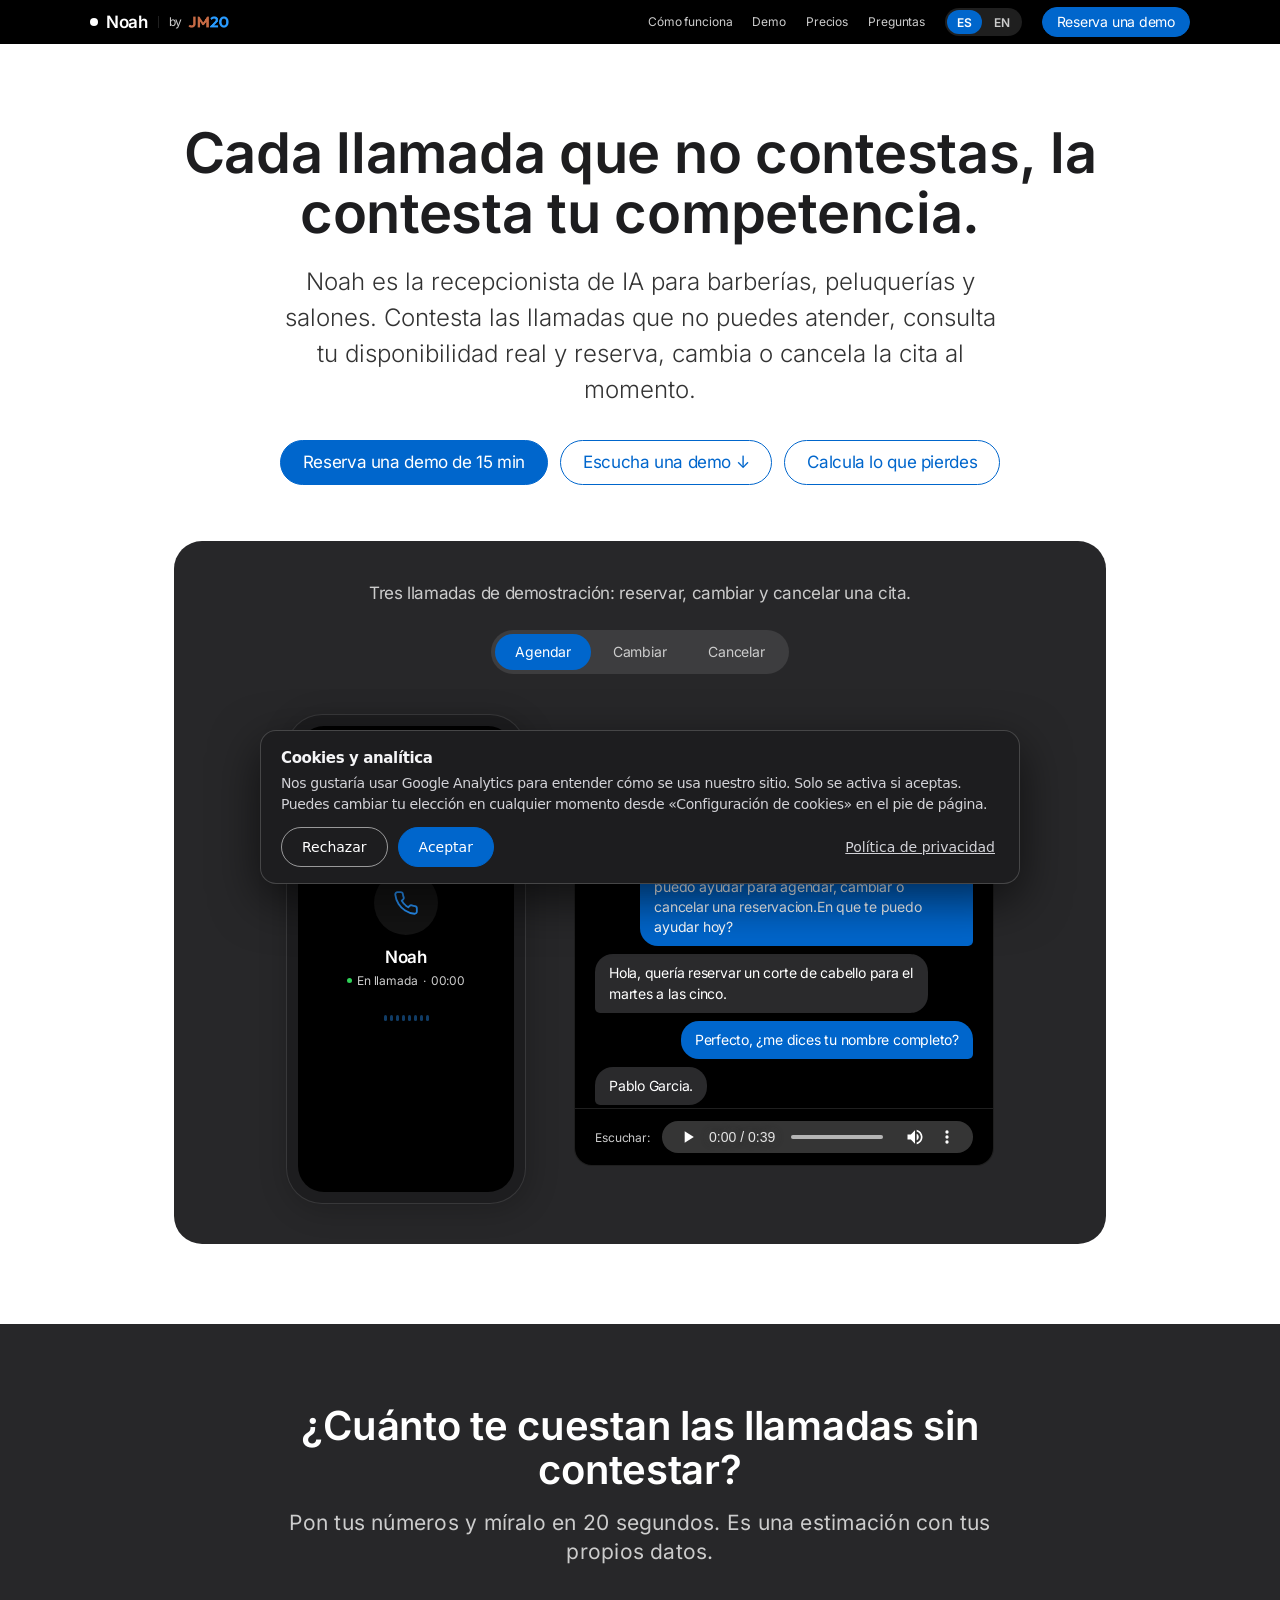
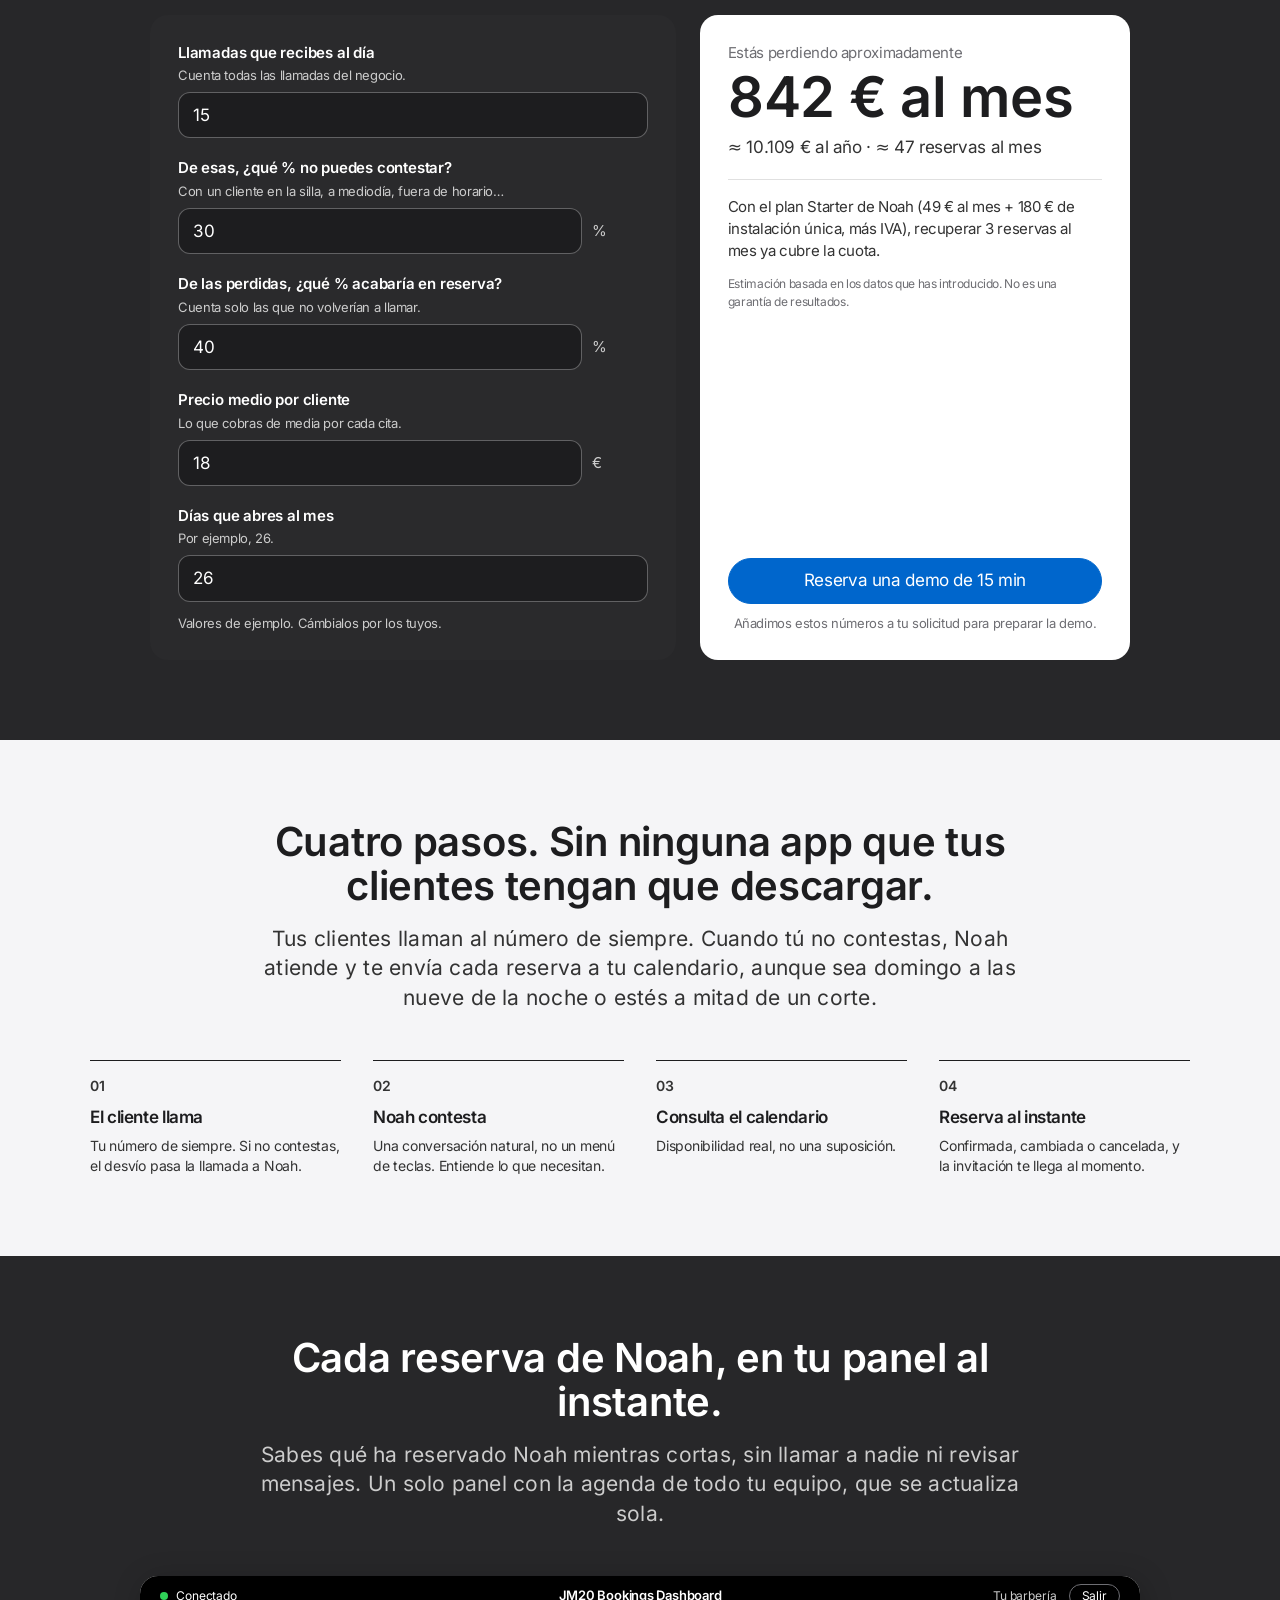
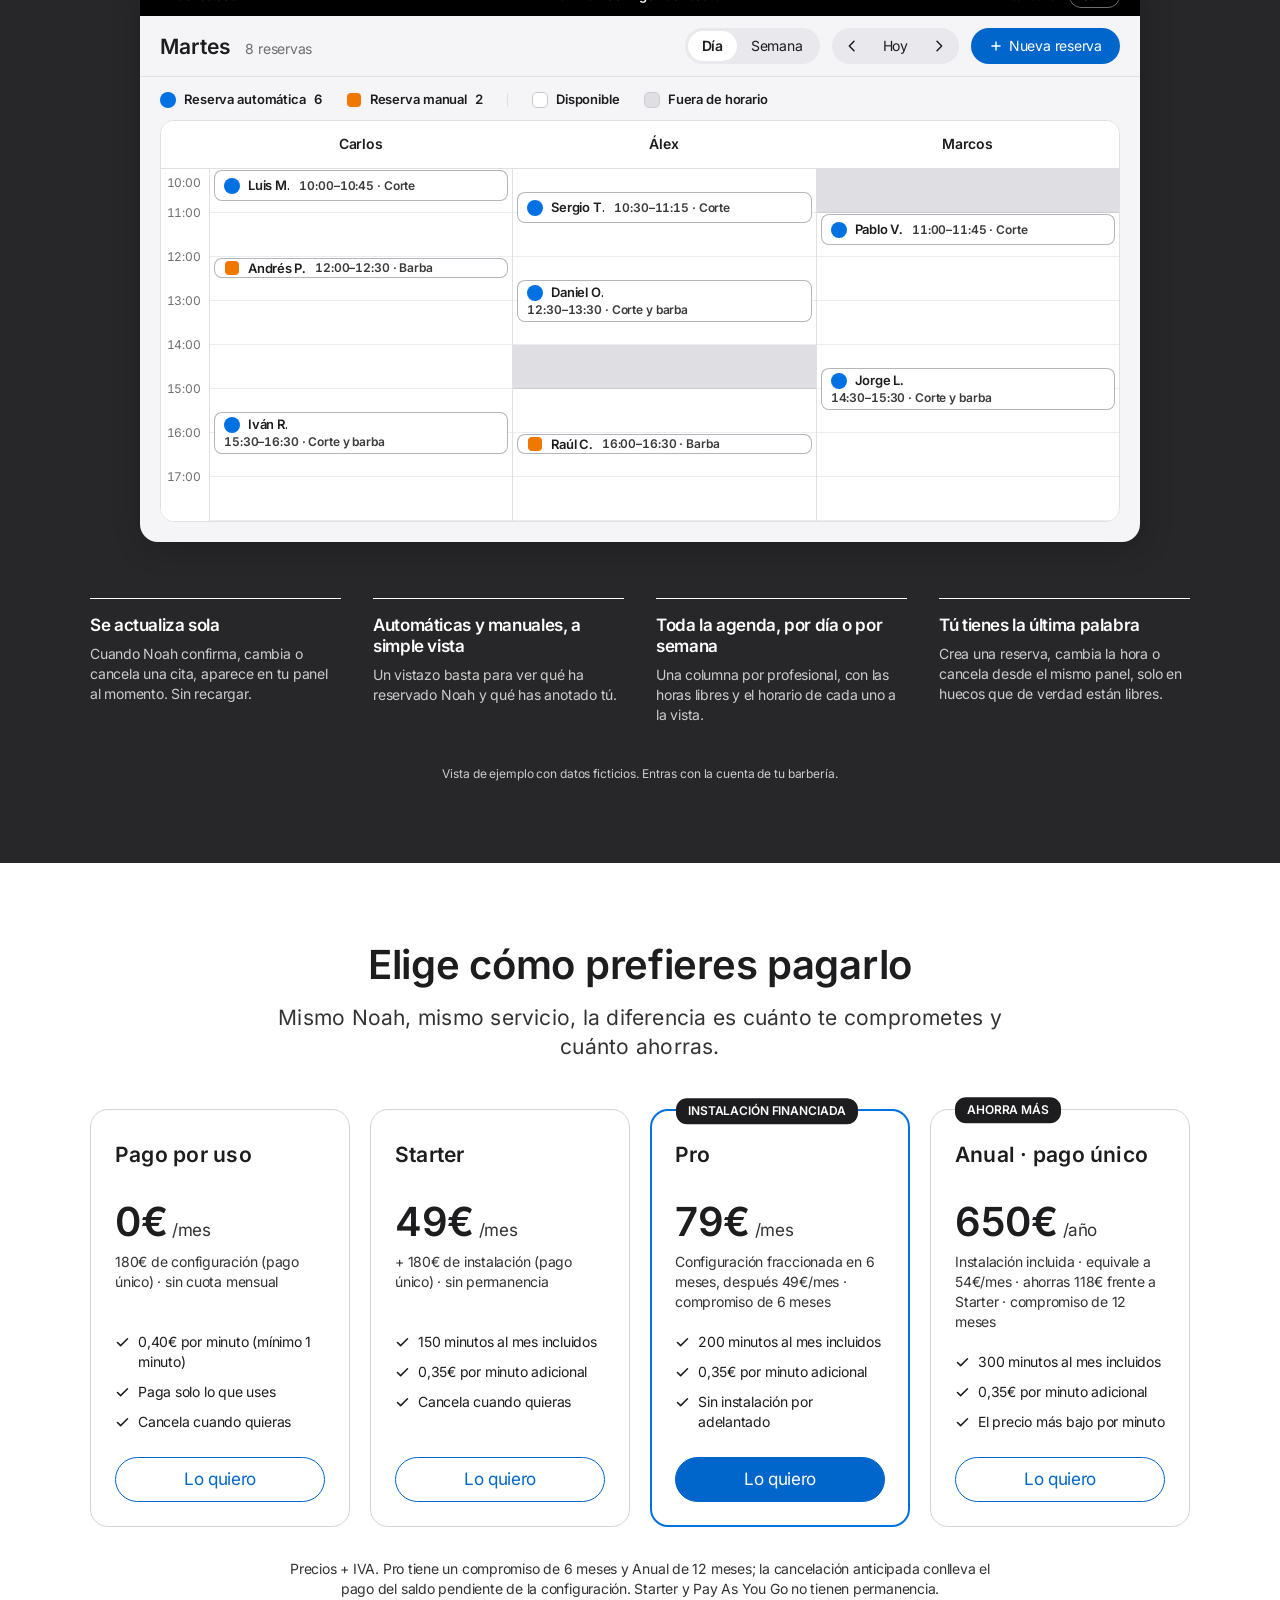
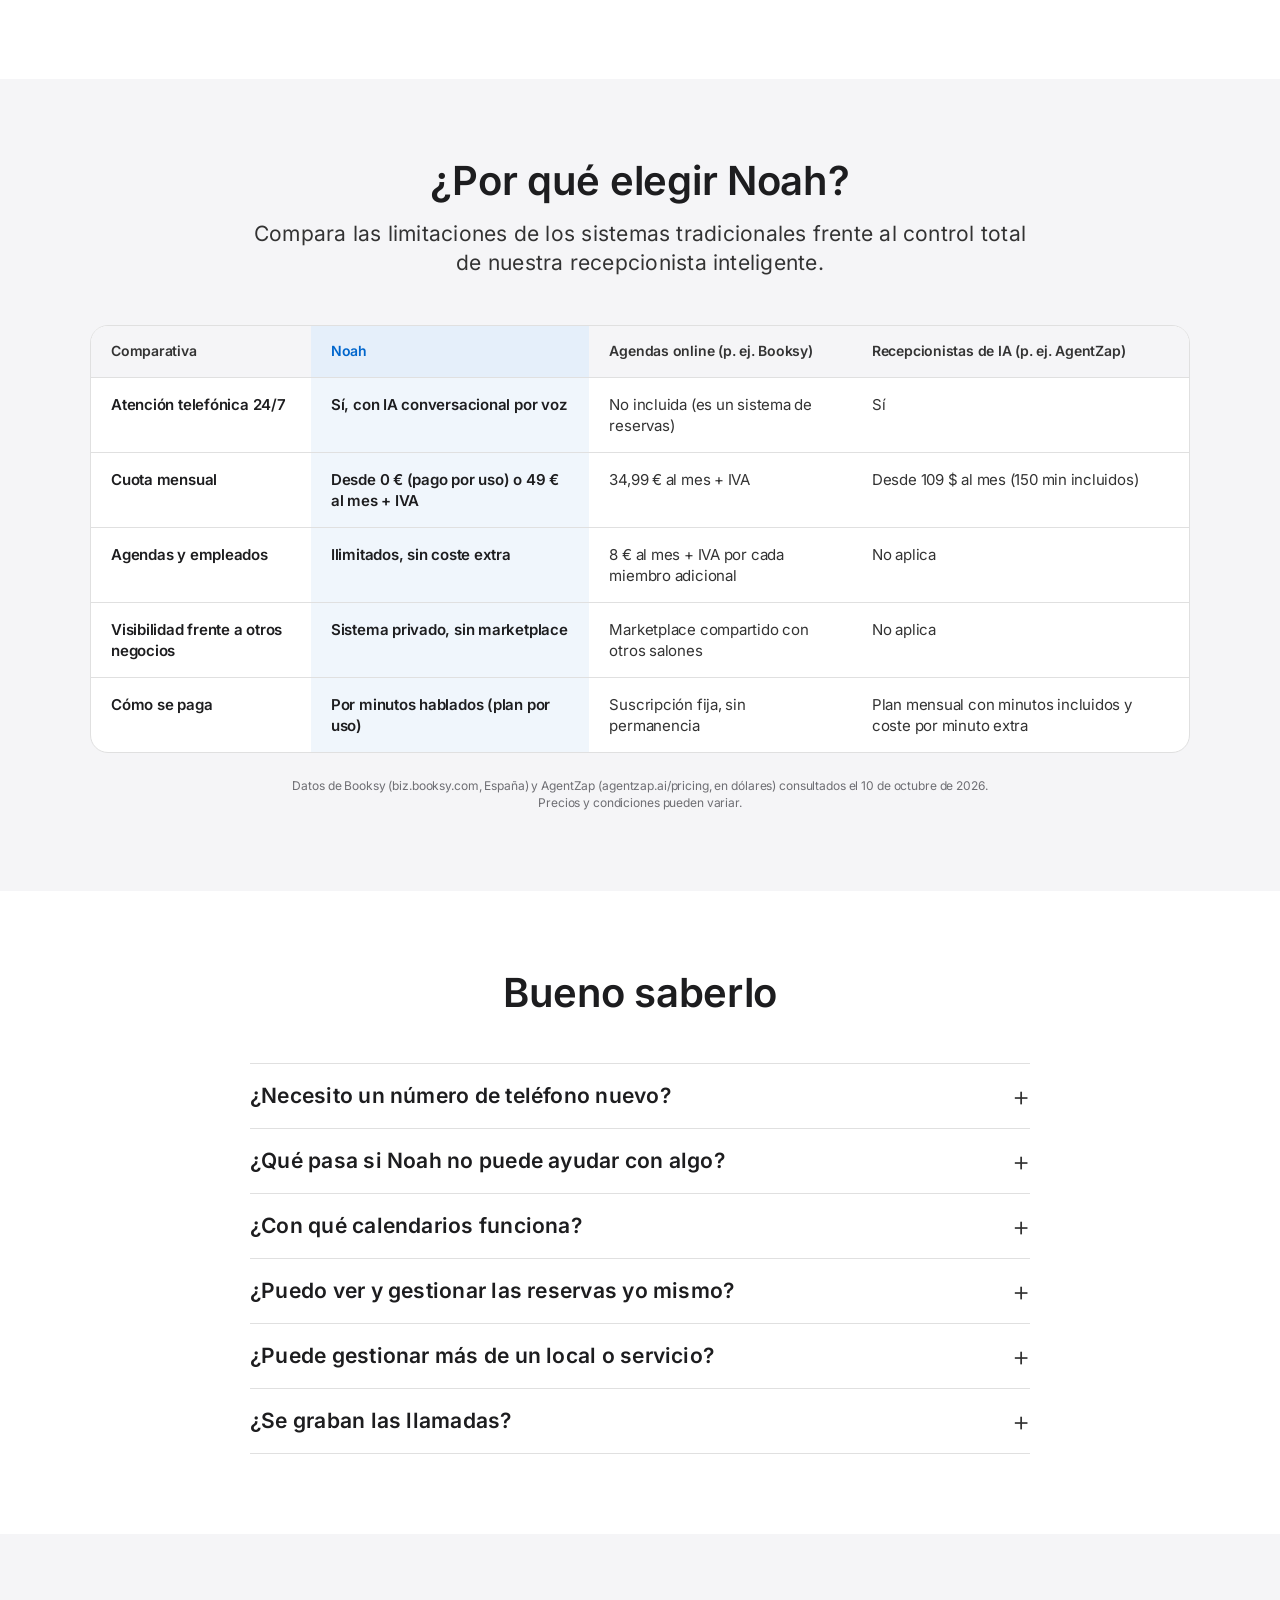
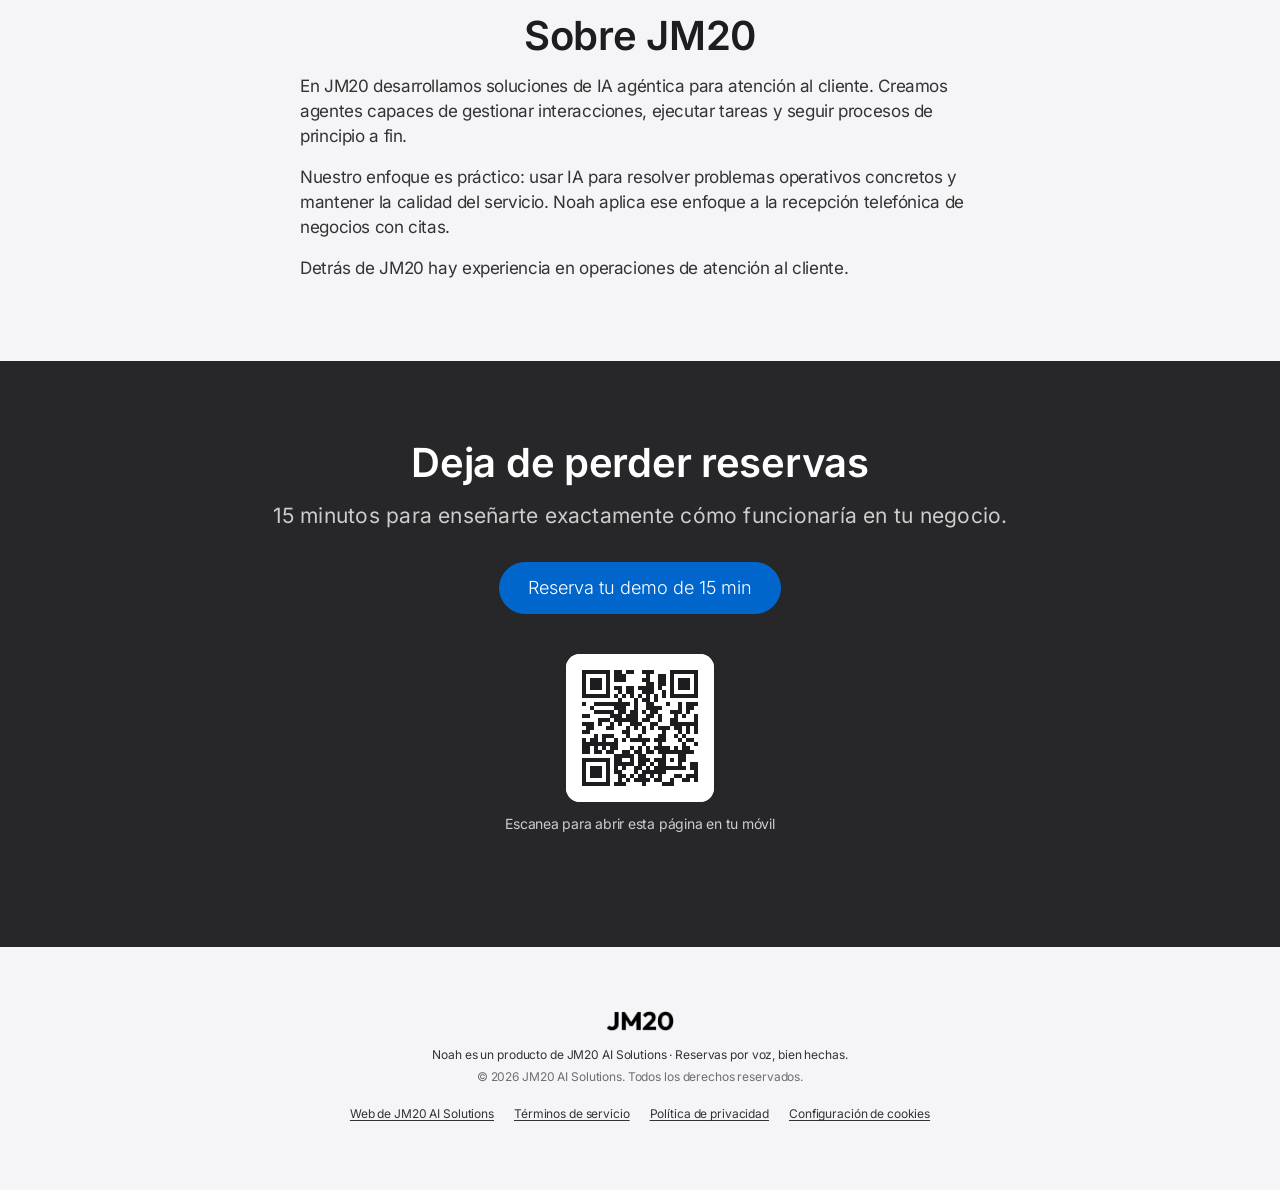
<file: index.html>
<!DOCTYPE html>
<html lang="es">
<head>
      <meta charset="UTF-8"/>
     <meta name="msvalidate.01" content="0ED5C01E3B0B9FBBE6C3C89CB3E262A8" />
<meta name="viewport" content="width=device-width, initial-scale=1.0"/>
<title data-i18n="metaTitle">Noah by JM20: recepcionista de IA que gestiona reservas</title>
<meta name="description" data-i18n-attr="content" data-i18n="metaDesc" content="Noah contesta las llamadas que no puedes atender, consulta tu calendario real y reserva, cambia o cancela citas."/>
<meta name="theme-color" content="#000000"/>
<meta name="author" content="JM20 AI Solutions"/>
<meta name="robots" content="index,follow,max-image-preview:large"/>
<link rel="canonical" href="https://noah.jm20aisolutions.com/"/>
<meta property="og:type" content="website"/>
<meta property="og:site_name" content="JM20 AI Solutions"/>
<meta property="og:locale" content="es_ES"/>
<meta property="og:locale:alternate" content="en_US"/>
<meta property="og:title" content="Noah by JM20: recepcionista de IA que gestiona reservas"/>
<meta property="og:description" content="Noah, de JM20 AI Solutions, contesta las llamadas que no puedes atender y reserva, cambia o cancela citas en tu calendario real."/>
<meta property="og:url" content="https://noah.jm20aisolutions.com/"/>
<meta property="og:image" content="https://noah.jm20aisolutions.com/og-image.png"/>
<meta property="og:image:width" content="1200"/>
<meta property="og:image:height" content="630"/>
<meta property="og:image:alt" content="Noah by JM20 AI Solutions, recepcionista de IA para reservas por voz"/>
<meta name="twitter:card" content="summary_large_image"/>
<meta name="twitter:title" content="Noah by JM20: recepcionista de IA que gestiona reservas"/>
<meta name="twitter:description" content="Noah contesta las llamadas que no puedes atender, consulta tu calendario real y reserva, cambia o cancela citas."/>
<meta name="twitter:image" content="https://noah.jm20aisolutions.com/og-image.png"/>
<link rel="icon" type="image/png" sizes="64x64" href="favicon.png"/>
<link rel="apple-touch-icon" href="apple-touch-icon.png"/>
<script>document.documentElement.className+=" js"</script>
<style id="jm20-consent-css">#jm20-consent{position:fixed;left:16px;right:16px;bottom:calc(16px + env(safe-area-inset-bottom,0px));z-index:3000;max-width:760px;margin:0 auto;background:#1d1d1f;color:#f5f5f7;border:1px solid rgba(255,255,255,.18);border-radius:16px;padding:16px 20px;box-shadow:0 16px 48px rgba(0,0,0,.6);font:14px/1.5 system-ui,-apple-system,"Segoe UI",sans-serif}#jm20-consent strong{display:block;font-size:15px;margin-bottom:4px}#jm20-consent p{margin:0 0 12px;color:#d2d2d7}#jm20-consent .jm-row{display:flex;flex-wrap:wrap;gap:10px;align-items:center}#jm20-consent button{font:500 14px system-ui,sans-serif;min-height:40px;padding:0 20px;border-radius:9999px;cursor:pointer;color:#fff}#jm20-consent .jm-accept{background:#0066cc;border:1px solid #0066cc}#jm20-consent .jm-reject{background:transparent;border:1px solid rgba(255,255,255,.55)}#jm20-consent .jm-more{background:none;border:none;text-decoration:underline;padding:0 4px;margin-left:auto;color:#d2d2d7}</style>
<script>
  /* Consent-gated analytics.
     Google Analytics is NOT loaded until the visitor clicks Accept.
     Consent defaults follow Google's documented consent-mode sequence:
     default = denied, then update = granted after the visitor agrees. */
  (function () {
    var GA_ID = 'G-CCL5B23RY5', KEY = 'jm20_consent', gaLoaded = false, banner = null;
    window.dataLayer = window.dataLayer || [];
    window.gtag = function () { dataLayer.push(arguments); };
    gtag('consent', 'default', { ad_storage: 'denied', ad_user_data: 'denied', ad_personalization: 'denied', analytics_storage: 'denied' });

    var TXT = {
      en: { title: 'Cookies & analytics', body: 'We would like to use Google Analytics to understand how our site is used. It only runs if you accept. You can change your choice at any time from “Cookie settings” in the footer.', accept: 'Accept', reject: 'Reject', more: 'Privacy policy', label: 'Cookie preferences' },
      es: { title: 'Cookies y analítica', body: 'Nos gustaría usar Google Analytics para entender cómo se usa nuestro sitio. Solo se activa si aceptas. Puedes cambiar tu elección en cualquier momento desde «Configuración de cookies» en el pie de página.', accept: 'Aceptar', reject: 'Rechazar', more: 'Política de privacidad', label: 'Preferencias de cookies' }
    };
    function lang() { return (document.documentElement.lang || 'en').slice(0, 2) === 'es' ? 'es' : 'en'; }
    function read() { try { return localStorage.getItem(KEY); } catch (e) { return null; } }
    function write(v) { try { localStorage.setItem(KEY, v); } catch (e) {} }

    function loadGA() {
      if (gaLoaded) return; gaLoaded = true;
      var sc = document.createElement('script');
      sc.async = true; sc.src = 'https://www.googletagmanager.com/gtag/js?id=' + GA_ID;
      document.head.appendChild(sc);
      gtag('js', new Date());
      gtag('consent', 'update', { analytics_storage: 'granted' });
      gtag('config', GA_ID);
    }
    function clearGACookies() {
      var host = location.hostname, parts = host.split('.'), domains = ['', host, '.' + host];
      if (parts.length > 2) domains.push('.' + parts.slice(-2).join('.'));
      document.cookie.split(';').forEach(function (c) {
        var name = c.split('=')[0].trim();
        if (name.indexOf('_ga') === 0) domains.forEach(function (d) {
          document.cookie = name + '=; expires=Thu, 01 Jan 1970 00:00:00 GMT; path=/' + (d ? '; domain=' + d : '');
        });
      });
    }
    function decide(v) {
      write(v);
      if (v === 'granted') loadGA();
      else { gtag('consent', 'update', { analytics_storage: 'denied' }); clearGACookies(); }
      hide();
    }
    function hide() { if (banner) { banner.remove(); banner = null; } }
    function paint() {
      if (!banner) return;
      var t = TXT[lang()];
      banner.setAttribute('aria-label', t.label);
      banner.querySelector('[data-k=title]').textContent = t.title;
      banner.querySelector('[data-k=body]').textContent = t.body;
      banner.querySelector('[data-k=more]').textContent = t.more;
      banner.querySelector('[data-k=reject]').textContent = t.reject;
      banner.querySelector('[data-k=accept]').textContent = t.accept;
    }
    function show() {
      if (banner) { banner.querySelector('[data-k=accept]').focus(); return; }
      if (!document.getElementById('jm20-consent-css')) {
        var st = document.createElement('style'); st.id = 'jm20-consent-css';
        st.textContent = '#jm20-consent{position:fixed;left:16px;right:16px;bottom:calc(16px + env(safe-area-inset-bottom,0px));z-index:3000;max-width:760px;margin:0 auto;background:#1d1d1f;color:#f5f5f7;border:1px solid rgba(255,255,255,.18);border-radius:16px;padding:16px 20px;box-shadow:0 16px 48px rgba(0,0,0,.6);font:14px/1.5 system-ui,-apple-system,"Segoe UI",sans-serif}#jm20-consent strong{display:block;font-size:15px;margin-bottom:4px}#jm20-consent p{margin:0 0 12px;color:#d2d2d7}#jm20-consent .jm-row{display:flex;flex-wrap:wrap;gap:10px;align-items:center}#jm20-consent button{font:500 14px system-ui,sans-serif;min-height:40px;padding:0 20px;border-radius:9999px;cursor:pointer;color:#fff}#jm20-consent .jm-accept{background:#0066cc;border:1px solid #0066cc}#jm20-consent .jm-reject{background:transparent;border:1px solid rgba(255,255,255,.55)}#jm20-consent .jm-more{background:none;border:none;text-decoration:underline;padding:0 4px;margin-left:auto;color:#d2d2d7}';
        document.head.appendChild(st);
      }
      banner = document.createElement('div');
      banner.id = 'jm20-consent'; banner.setAttribute('role', 'dialog'); banner.setAttribute('aria-modal', 'false');
      banner.setAttribute('aria-labelledby', 'jm20-consent-title'); banner.setAttribute('aria-describedby', 'jm20-consent-body');
      banner.innerHTML = '<strong id="jm20-consent-title" data-k="title"></strong><p id="jm20-consent-body" data-k="body"></p><div class="jm-row"><button type="button" class="jm-reject" data-k="reject"></button><button type="button" class="jm-accept" data-k="accept"></button><button type="button" class="jm-more" data-k="more"></button></div>';
      banner.querySelector('[data-k=accept]').addEventListener('click', function () { decide('granted'); });
      banner.querySelector('[data-k=reject]').addEventListener('click', function () { decide('denied'); });
      banner.querySelector('[data-k=more]').addEventListener('click', function () { window.location.href = (lang() === 'es' ? 'politica-de-privacidad' : 'privacy-policy'); });
      banner.addEventListener('keydown', function (e) { if (e.key === 'Escape') decide('denied'); });
      document.body.appendChild(banner);
      paint();
    }
    window.jm20OpenConsent = show;
    new MutationObserver(paint).observe(document.documentElement, { attributes: true, attributeFilter: ['lang'] });
    function init() { var c = read(); if (c === 'granted') loadGA(); else if (c !== 'denied') show(); }
    if (document.readyState === 'loading') document.addEventListener('DOMContentLoaded', init); else init();
  })();
  </script>
<script type="application/ld+json">
{
  "@context": "https://schema.org",
  "@graph": [
    {
      "@type": "Organization",
      "@id": "https://jm20aisolutions.com/#organization",
      "name": "JM20 AI Solutions",
      "url": "https://jm20aisolutions.com/",
      "logo": "https://noah.jm20aisolutions.com/jm20-logo.png"
    },
    {
      "@type": "WebSite",
      "@id": "https://noah.jm20aisolutions.com/#website",
      "url": "https://noah.jm20aisolutions.com/",
      "name": "Noah by JM20 AI Solutions",
      "inLanguage": [
        "es",
        "en"
      ],
      "publisher": {
        "@id": "https://jm20aisolutions.com/#organization"
      }
    },
    {
      "@type": "Service",
      "@id": "https://noah.jm20aisolutions.com/#noah",
      "name": "Noah",
      "serviceType": "Recepcionista de IA para reservas por voz",
      "description": "Noah es la recepcionista de IA para barberías, peluquerías y salones. Contesta las llamadas que no puedes atender, consulta tu disponibilidad real y reserva, cambia o cancela la cita al momento.",
      "url": "https://noah.jm20aisolutions.com/",
      "provider": {
        "@id": "https://jm20aisolutions.com/#organization"
      },
      "offers": [
        {
          "@type": "Offer",
          "name": "Pago por uso",
          "description": "180€ de configuración (pago único) · sin cuota mensual. 0,40€ por minuto (mínimo 1 minuto). Paga solo lo que uses. Cancela cuando quieras.",
          "price": "0",
          "priceCurrency": "EUR",
          "priceSpecification": {
            "@type": "UnitPriceSpecification",
            "price": "0",
            "priceCurrency": "EUR",
            "valueAddedTaxIncluded": false,
            "unitCode": "MON"
          },
          "url": "https://cal.eu/jmsolutions-mng6gi/noah-calendar"
        },
        {
          "@type": "Offer",
          "name": "Starter",
          "description": "+ 180€ de instalación (pago único) · sin permanencia. 150 minutos al mes incluidos. 0,35€ por minuto adicional. Cancela cuando quieras.",
          "price": "49",
          "priceCurrency": "EUR",
          "priceSpecification": {
            "@type": "UnitPriceSpecification",
            "price": "49",
            "priceCurrency": "EUR",
            "valueAddedTaxIncluded": false,
            "unitCode": "MON"
          },
          "url": "https://cal.eu/jmsolutions-mng6gi/noah-calendar"
        },
        {
          "@type": "Offer",
          "name": "Pro",
          "description": "Configuración fraccionada en 6 meses, después 49€/mes · compromiso de 6 meses. 200 minutos al mes incluidos. 0,35€ por minuto adicional. Sin instalación por adelantado.",
          "price": "79",
          "priceCurrency": "EUR",
          "priceSpecification": {
            "@type": "UnitPriceSpecification",
            "price": "79",
            "priceCurrency": "EUR",
            "valueAddedTaxIncluded": false,
            "unitCode": "MON"
          },
          "url": "https://cal.eu/jmsolutions-mng6gi/noah-calendar"
        },
        {
          "@type": "Offer",
          "name": "Anual · pago único",
          "description": "Instalación incluida · equivale a 54€/mes · ahorras 118€ frente a Starter · compromiso de 12 meses. 300 minutos al mes incluidos. 0,35€ por minuto adicional. El precio más bajo por minuto.",
          "price": "650",
          "priceCurrency": "EUR",
          "priceSpecification": {
            "@type": "UnitPriceSpecification",
            "price": "650",
            "priceCurrency": "EUR",
            "valueAddedTaxIncluded": false,
            "unitCode": "ANN"
          },
          "url": "https://cal.eu/jmsolutions-mng6gi/noah-calendar"
        }
      ]
    },
    {
      "@type": "FAQPage",
      "@id": "https://noah.jm20aisolutions.com/#faq",
      "inLanguage": "es",
      "mainEntity": [
        {
          "@type": "Question",
          "name": "¿Necesito un número de teléfono nuevo?",
          "acceptedAnswer": {
            "@type": "Answer",
            "text": "No. Tus clientes siguen llamando a tu número de siempre. Tú activas en tu teléfono un desvío «si no contestas» hacia Noah. Es una opción de tu operador y te explicamos cómo activarla."
          }
        },
        {
          "@type": "Question",
          "name": "¿Qué pasa si Noah no puede ayudar con algo?",
          "acceptedAnswer": {
            "@type": "Answer",
            "text": "Se mantiene en lo suyo, reservar, cambiar y cancelar citas, y avisa al cliente cuando algo queda fuera de eso."
          }
        },
        {
          "@type": "Question",
          "name": "¿Con qué calendarios funciona?",
          "acceptedAnswer": {
            "@type": "Answer",
            "text": "Noah anota cada reserva y te la envía por correo como invitación de calendario, así que te llega al calendario que uses."
          }
        },
        {
          "@type": "Question",
          "name": "¿Puedo ver y gestionar las reservas yo mismo?",
          "acceptedAnswer": {
            "@type": "Answer",
            "text": "Sí. Tienes un panel con la agenda de todo tu equipo, por día o por semana. Ves las reservas de Noah y las que añades tú, y puedes crear, cambiar o cancelar una cita desde ahí."
          }
        },
        {
          "@type": "Question",
          "name": "¿Puede gestionar más de un local o servicio?",
          "acceptedAnswer": {
            "@type": "Answer",
            "text": "Sí, cada línea de negocio se configura con sus propios servicios, disponibilidad y calendario."
          }
        },
        {
          "@type": "Question",
          "name": "¿Se graban las llamadas?",
          "acceptedAnswer": {
            "@type": "Answer",
            "text": "No, las llamadas no se graban. Para atenderlas, la conversación se procesa en tiempo real con proveedores de telefonía y de voz con IA."
          }
        }
      ]
    }
  ]
}
</script>

<style>
/* Inter, self-hosted (SIL OFL). Apple devices use system SF Pro and never download it. */
@font-face{font-family:"Inter";font-style:normal;font-weight:300;font-display:swap;src:url(fonts/inter-300.woff2) format("woff2");unicode-range:U+0000-00FF,U+0131,U+0152-0153,U+02BB-02BC,U+02C6,U+02DA,U+02DC,U+0304,U+0308,U+0329,U+2000-206F,U+20AC,U+2122,U+2191,U+2193,U+2212,U+2215,U+FEFF,U+FFFD}
@font-face{font-family:"Inter";font-style:normal;font-weight:400;font-display:swap;src:url(fonts/inter-400.woff2) format("woff2");unicode-range:U+0000-00FF,U+0131,U+0152-0153,U+02BB-02BC,U+02C6,U+02DA,U+02DC,U+0304,U+0308,U+0329,U+2000-206F,U+20AC,U+2122,U+2191,U+2193,U+2212,U+2215,U+FEFF,U+FFFD}
@font-face{font-family:"Inter";font-style:normal;font-weight:600;font-display:swap;src:url(fonts/inter-600.woff2) format("woff2");unicode-range:U+0000-00FF,U+0131,U+0152-0153,U+02BB-02BC,U+02C6,U+02DA,U+02DC,U+0304,U+0308,U+0329,U+2000-206F,U+20AC,U+2122,U+2191,U+2193,U+2212,U+2215,U+FEFF,U+FFFD}
:root{
  /* Apple design tokens */
  --primary:#0066cc;--primary-hover:#0058b0;--primary-focus:#0071e3;--primary-on-dark:#2997ff;
  --ink:#1d1d1f;--ink-80:#333333;--ink-48:#6e6e73;
  --on-dark:#ffffff;--body-muted:#cccccc;
  --canvas:#ffffff;--parchment:#f5f5f7;
  --tile-1:#272729;--tile-2:#2a2a2c;--tile-3:#252527;--black:#000000;
  --hairline:#e0e0e0;--hairline-dark:rgba(255,255,255,.12);
  --product-shadow:rgba(0,0,0,.22) 3px 5px 30px 0;
  --font:-apple-system,BlinkMacSystemFont,"SF Pro Text","Inter",system-ui,sans-serif;
  --font-display:-apple-system,BlinkMacSystemFont,"SF Pro Display","Inter",system-ui,sans-serif;
  --section:80px;
}
*,*::before,*::after{margin:0;padding:0;box-sizing:border-box}
html{scroll-behavior:smooth;scroll-padding-top:44px;-webkit-text-size-adjust:100%}
body{background:var(--canvas);color:var(--ink);font:400 17px/1.47 var(--font);letter-spacing:-0.374px;overflow-x:hidden;-webkit-font-smoothing:antialiased}
h1,h2,h3,h4{font-family:var(--font-display);font-weight:600}
a{text-decoration:none;color:inherit}
button{font-family:var(--font);color:inherit}
img{max-width:100%;display:block}
::selection{background:rgba(0,113,227,.25)}
:focus-visible{outline:2px solid var(--primary-focus);outline-offset:2px}

.wrap{max-width:1148px;margin:0 auto;padding:0 24px}

/* ---------- surfaces: full-bleed tiles, the colour change is the divider ---------- */
.tile{padding:var(--section) 0;color:var(--fg)}
.tile-light,.tile-parchment{--fg:var(--ink);--fg-2:var(--ink-80);--link:var(--primary)}
.tile-light{background:var(--canvas)}
.tile-parchment{background:var(--parchment)}
.tile-dark{background:var(--tile-1);--fg:var(--on-dark);--fg-2:var(--body-muted);--link:var(--primary-on-dark)}

/* ---------- global nav: true black, 44px ---------- */
.site-header{position:sticky;top:0;z-index:50}
.nav{background:var(--black);height:44px}
.nav-inner{max-width:1148px;margin:0 auto;padding:0 24px;height:44px;display:flex;align-items:center;justify-content:space-between}
.logo{font:600 17px/1 var(--font-display);letter-spacing:-0.374px;display:flex;align-items:center;gap:8px;color:#fff}
.logo-dot{width:8px;height:8px;border-radius:50%;background:#fff}
.logo-by{display:inline-flex;align-items:center;gap:6px;font:400 12px/1 var(--font);color:var(--body-muted);letter-spacing:-0.12px;padding-left:10px;margin-left:2px;border-left:1px solid var(--hairline-dark)}
.jm20-logo{height:12px;width:auto;display:inline-block}
/* the logo asset is light-on-dark; on light surfaces render it as ink */
.footer-logo{filter:brightness(0)}
.nav-links{display:flex;gap:20px;align-items:center}
.nav-link{font-size:12px;letter-spacing:-0.12px;color:var(--body-muted);transition:color .15s}
.nav-link:hover{color:#fff}
.lang-toggle{display:flex;background:rgba(255,255,255,.12);border-radius:9999px;padding:2px;gap:2px}
.lang-btn{position:relative;height:24px;padding:0 10px;border-radius:9999px;border:none;background:transparent;color:var(--body-muted);font-size:12px;letter-spacing:-0.12px;font-weight:600;cursor:pointer;transition:background .15s,color .15s}
.lang-btn::before{content:"";position:absolute;inset:-10px -3px}
.lang-btn.active{background:var(--primary);color:#fff}

/* ---------- buttons: pill = the action signal; press = scale(.95) ---------- */
.btn-primary,.btn-ghost{display:inline-flex;align-items:center;justify-content:center;min-height:44px;padding:11px 22px;border-radius:9999px;font:400 17px/1.24 var(--font);letter-spacing:-0.374px;cursor:pointer;transition:transform .15s ease}
.btn-primary{background:var(--primary);color:#fff;border:1px solid var(--primary)}
.btn-ghost{background:transparent;color:var(--link);border:1px solid var(--link)}
.btn-primary:active,.btn-ghost:active{transform:scale(0.95)}
@media (hover:hover){
.btn-primary:hover{background:var(--primary-hover)}
.btn-ghost:hover{background:rgba(0,113,227,.08)}
.tab-btn:hover:not(.active),.lang-btn:hover:not(.active){color:#fff}
}
.btn-sm{position:relative;min-height:30px;padding:0 14px;font-size:14px;letter-spacing:-0.224px}
.btn-lg{min-height:52px;padding:14px 28px;font-size:18px;font-weight:300;letter-spacing:0}

/* ---------- motion (kept to what carries meaning) ---------- */
@keyframes fadeUp{from{opacity:0;transform:translateY(24px)}to{opacity:1;transform:translateY(0)}}
@keyframes wave{0%,100%{height:6px}50%{height:28px}}
@keyframes lineInAgent{from{opacity:0;transform:translateX(18px) scale(.96)}to{opacity:1;transform:none}}
@keyframes lineInCaller{from{opacity:0;transform:translateX(-18px) scale(.96)}to{opacity:1;transform:none}}
.js .reveal{opacity:0;transform:translateY(24px);transition:opacity .7s cubic-bezier(.22,1,.36,1),transform .7s cubic-bezier(.22,1,.36,1)}
.js .reveal.visible{opacity:1;transform:none}

/* ---------- hero (light tile) ---------- */
.hero{text-align:center}
.hero-inner{max-width:980px;margin:0 auto;padding:0 24px;animation:fadeUp .9s cubic-bezier(.22,1,.36,1) both}
.hero h1{font-size:56px;line-height:1.07;letter-spacing:-0.28px;margin-bottom:20px;color:var(--fg)}
.hero p.lead{font-size:clamp(18px,2.2vw,24px);font-weight:300;line-height:1.5;letter-spacing:0;color:var(--fg-2);max-width:720px;margin:0 auto 32px}
.hero-ctas{display:flex;gap:12px;justify-content:center;flex-wrap:wrap;margin-bottom:56px}

/* phone render = product imagery, the only element that carries the system shadow */


/* ---------- section heads ---------- */
.section-head{text-align:center;max-width:780px;margin:0 auto 48px}
.section-head h2,.cta-band h2{font-size:40px;line-height:1.1;letter-spacing:-0.28px;color:var(--fg)}
.section-head p{font-size:21px;line-height:1.4;font-weight:400;letter-spacing:.231px;color:var(--fg-2);margin-top:16px}

/* how it works: utility cards on parchment */
.steps{display:grid;grid-template-columns:repeat(4,1fr);gap:32px;max-width:1100px;margin:0 auto}
.step{border-top:1px solid var(--ink);padding:16px 0 0}
.step-num{font-size:14px;line-height:1.29;font-weight:600;letter-spacing:-0.224px;color:var(--ink-80);margin-bottom:12px}
.step h3{font-size:17px;line-height:1.24;letter-spacing:-0.374px;margin-bottom:8px;color:var(--ink)}
.step p{font-size:14px;line-height:1.43;letter-spacing:-0.224px;color:var(--ink-80)}

/* value: open columns on the white canvas (no boxes) */

/* demo (dark tile) */
.tab-row{display:flex;justify-content:center;margin-bottom:40px}
.tab-selector{display:flex;background:rgba(255,255,255,.1);border-radius:9999px;padding:4px;gap:2px}
.tab-btn{min-height:36px;padding:0 20px;border-radius:9999px;border:none;background:transparent;color:var(--body-muted);font-size:14px;letter-spacing:-0.224px;cursor:pointer;transition:background .2s,color .2s}
.tab-btn:active{transform:scale(0.95)}
.tab-btn.active{background:var(--primary);color:#fff}

.demo-outer{display:flex;gap:48px;align-items:center;justify-content:center;flex-wrap:wrap;max-width:900px;margin:0 auto}
.demo-phone{width:240px;height:490px;border-radius:36px;background:var(--ink);border:1px solid var(--hairline-dark);box-shadow:var(--product-shadow);padding:11px;flex-shrink:0}
.demo-screen{width:100%;height:100%;border-radius:26px;background:#000;position:relative;overflow:hidden;display:flex;flex-direction:column;align-items:center;justify-content:center;padding:24px 16px;text-align:center;color:#fff}
.demo-avatar{width:64px;height:64px;border-radius:50%;background:rgba(255,255,255,.08);display:flex;align-items:center;justify-content:center;margin-bottom:12px}
.demo-name{font:600 17px/1.24 var(--font-display);letter-spacing:-0.374px}
.demo-status{font-size:12px;letter-spacing:-0.12px;color:var(--body-muted);margin-top:4px;display:flex;align-items:center;gap:5px}
.demo-status .dot{width:5px;height:5px;border-radius:50%;background:#30d158}
.demo-wave{display:flex;align-items:center;gap:3px;height:26px;margin:16px 0}
.demo-wave span{width:3px;border-radius:2px;background:var(--primary-on-dark);animation:wave 1.1s ease-in-out infinite;opacity:.4}
.demo-wave.playing span{opacity:1}
.demo-wave:not(.playing) span{animation-play-state:paused;height:6px}

.demo-panel{width:min(420px,100%);background:var(--black);border:1px solid var(--hairline-dark);border-radius:18px;overflow:hidden;color-scheme:dark;color:#fff}
.demo-panel-head{padding:16px 20px;border-bottom:1px solid var(--hairline-dark)}
.demo-panel-head h4{font-size:17px;line-height:1.24;letter-spacing:-0.374px}
.demo-panel-head p{font-size:14px;line-height:1.43;letter-spacing:-0.224px;color:var(--body-muted);margin-top:2px}
.transcript{padding:20px;display:flex;flex-direction:column;gap:8px;max-height:280px;overflow-y:auto;position:relative;scrollbar-width:thin;scrollbar-color:rgba(255,255,255,.2) transparent}
.line{font-size:14px;line-height:1.43;letter-spacing:-0.224px;padding:9px 14px;max-width:88%;transition:opacity .35s}
.line.caller{align-self:flex-start;background:var(--tile-2);color:#fff;border-radius:18px 18px 18px 5px}
.line.agent{align-self:flex-end;background:var(--primary);color:#fff;border-radius:18px 18px 5px 18px}
.transcript.sync .line{display:none}
.transcript.sync .line.shown{display:block}
.transcript.sync .line.agent.shown{animation:lineInAgent .45s cubic-bezier(.22,1,.36,1) both}
.transcript.sync .line.caller.shown{animation:lineInCaller .45s cubic-bezier(.22,1,.36,1) both}
.transcript.sync .line.past{opacity:.5}
.audio-row{padding:12px 20px;border-top:1px solid var(--hairline-dark);display:flex;align-items:center;gap:12px}
.audio-row span{font-size:12px;letter-spacing:-0.12px;color:var(--body-muted);white-space:nowrap}
.audio-row audio{flex:1;min-width:0;height:32px;accent-color:var(--primary-on-dark)}

/* pricing: utility cards on parchment; selected = 2px focus-blue ring */
.price-grid{display:grid;grid-template-columns:repeat(4,1fr);gap:20px;margin:12px auto 0}
.price-card{background:var(--canvas);border:1px solid #d2d2d7;border-radius:18px;padding:32px 24px 24px;display:flex;flex-direction:column;position:relative}
.price-card.featured{border:2px solid var(--primary-focus);padding:31px 23px 23px}
.price-tag{position:absolute;top:0;left:24px;transform:translateY(-50%);max-width:calc(100% - 48px);background:var(--ink);color:#fff;font-size:12px;line-height:1.3;letter-spacing:-0.12px;font-weight:600;padding:5px 12px;border-radius:11px}
.price-name{font:600 21px/1.19 var(--font-display);letter-spacing:.231px;color:var(--ink);margin-bottom:8px}
.price-tag:empty{display:none}
@media (min-width:1069px){.price-name{min-height:2.38em}}
.price-amount{font:600 40px/1.1 var(--font-display);letter-spacing:-0.28px;color:var(--ink)}
.price-amount span{font:400 17px/1.47 var(--font);letter-spacing:-0.374px;color:var(--ink-80)}
.price-sub{font-size:14px;line-height:1.43;letter-spacing:-0.224px;color:var(--ink-80);margin-top:8px;min-height:4.3em}
.price-features{list-style:none;margin:20px 0 24px;display:flex;flex-direction:column;gap:10px;flex:1}
.price-features li{font-size:14px;line-height:1.43;letter-spacing:-0.224px;color:var(--ink);display:flex;align-items:flex-start;gap:8px}
.price-features li svg{flex-shrink:0;margin-top:3px;color:var(--ink)}
.price-cta{width:100%}
.price-note{max-width:720px;margin:32px auto 0;text-align:center;font-size:14px;line-height:1.43;letter-spacing:-0.224px;color:var(--ink-80)}

/* faq: hairline rows on the white canvas */
.faq-list{max-width:780px;margin:0 auto;border-top:1px solid var(--hairline)}
.faq-item{border-bottom:1px solid var(--hairline)}
.faq-q{width:100%;min-height:64px;padding:16px 0;display:flex;justify-content:space-between;align-items:center;gap:16px;background:none;border:none;cursor:pointer;text-align:left;color:var(--ink)}
.faq-q span.txt{font:600 21px/1.19 var(--font-display);letter-spacing:.231px}
.faq-plus{flex-shrink:0;color:var(--ink-80);font-size:28px;line-height:1;font-weight:300;transition:transform .25s}
.faq-item.open .faq-plus{color:var(--primary);transform:rotate(45deg)}
.faq-a{max-height:0;overflow:hidden;visibility:hidden;transition:max-height .4s cubic-bezier(.22,1,.36,1),visibility 0s linear .4s}
.faq-item.open .faq-a{max-height:320px;visibility:visible;transition-delay:0s}
.faq-a p{padding:0 40px 20px 0;color:var(--ink-80);font-size:17px;line-height:1.47;letter-spacing:-0.374px}

/* cta (dark tile) */
.cta-band{text-align:center}
.cta-band h2{margin-bottom:16px}
.cta-band p{font-size:21px;line-height:1.4;letter-spacing:.231px;color:var(--fg-2);margin-bottom:32px}
.contact-row{display:flex;gap:32px;justify-content:center;flex-wrap:wrap;margin-top:20px}
.contact-item{display:flex;align-items:center;gap:10px;font-size:17px;letter-spacing:-0.374px}
.contact-item svg{flex-shrink:0}
.contact-item a{color:var(--link)}
.contact-item a:hover{text-decoration:underline}

/* footer: parchment */
footer{background:var(--parchment);padding:64px 24px;text-align:center}
footer p{font-size:12px;line-height:1.4;letter-spacing:-0.12px;color:var(--ink-80)}
footer p+p{margin-top:6px;color:var(--ink-48)}
.footer-logo{height:20px;width:auto;margin:0 auto 16px}

/* ---------- responsive (Apple breakpoints) ---------- */
/* ---------- comparison table ---------- */
.cmp-wrap{overflow-x:auto;border:1px solid var(--hairline);border-radius:18px;background:var(--canvas);-webkit-overflow-scrolling:touch}
.cmp{width:100%;min-width:720px;border-collapse:collapse;text-align:left;font-size:15px;line-height:1.4;letter-spacing:-0.224px}
.cmp th,.cmp td{padding:16px 20px;border-bottom:1px solid var(--hairline);vertical-align:top;color:var(--ink-80)}
.cmp thead th{font:600 14px/1.3 var(--font);background:var(--parchment);color:var(--ink-80)}
.cmp tbody th{font-weight:600;color:var(--ink)}
.cmp tbody tr:last-child th,.cmp tbody tr:last-child td{border-bottom:0}
.cmp .noah{background:rgba(0,102,204,.06);color:var(--ink);font-weight:600}
.cmp thead .noah{background:rgba(0,102,204,.1);color:var(--primary)}
.cmp-note{max-width:720px;margin:24px auto 0;text-align:center;font-size:12px;line-height:1.43;letter-spacing:-0.12px;color:var(--ink-48)}
/* ---------- QR ---------- */
.qr{display:flex;flex-direction:column;align-items:center;gap:12px;margin-top:40px}
.qr-box{width:148px;height:148px;background:#fff;border-radius:14px;overflow:hidden}
.qr-box svg{width:100%;height:100%;display:block}
.qr p{font-size:14px;line-height:1.43;letter-spacing:-0.224px;color:var(--fg-2)}

.btn-sm::before{content:"";position:absolute;inset:-7px 0}
.hero-demo{background:var(--tile-1);color:var(--on-dark);border-radius:28px;padding:40px 24px;max-width:980px;margin:0 auto;scroll-margin-top:60px}
.demo-cap{font-size:17px;line-height:1.47;color:var(--body-muted);margin-bottom:24px}
.hero-demo .demo-panel{text-align:left}
.demo-panel-title{font:600 17px/1.24 var(--font-display);letter-spacing:-0.374px}
.audio-err{padding:10px 20px;font-size:14px;line-height:1.43;color:#ff9f0a;border-top:1px solid var(--hairline-dark)}
@media (max-width:735px){.demo-phone{display:none}.hero-demo{padding:28px 16px;border-radius:22px}}
.about{max-width:680px;margin:0 auto}
.about h2{font-size:40px;line-height:1.1;letter-spacing:-0.28px;color:var(--fg);text-align:center;margin-bottom:8px}
.about p{font-size:17px;line-height:1.47;color:var(--fg-2);margin-top:16px}
@media (max-width:1068px){
  .hero h1{font-size:40px}
  .steps,.price-grid{grid-template-columns:repeat(2,1fr)}
}
@media (max-width:833px){.nav-links a.nav-link{display:none}}
@media (max-width:735px){
  :root{--section:48px}
}
@media (max-width:640px){
  .about h2{font-size:34px}
  .hero h1,.section-head h2,.cta-band h2{font-size:34px}
  .section-head p,.cta-band p{font-size:19px}
  .steps,.price-grid{grid-template-columns:1fr}
  .faq-q span.txt{font-size:19px}
}
@media (max-width:520px){.logo-by{display:none}}
@media (max-width:419px){.hero h1,.section-head h2,.cta-band h2,.about h2{font-size:28px}}

/* ---------- dashboard preview (dark tile) ---------- */
.dash{--auto:#0071e3;--man:#f07800;--hr:44px;--e:cubic-bezier(.22,1,.36,1);max-width:1000px;margin:0 auto;border-radius:18px;overflow:hidden;background:var(--parchment);color:var(--ink);text-align:left;font-size:14px;line-height:1.3;letter-spacing:-0.224px;box-shadow:var(--product-shadow);pointer-events:none;-webkit-user-select:none;user-select:none}
.dash-top{display:grid;grid-template-columns:1fr auto 1fr;align-items:center;gap:12px;height:40px;padding:0 20px;background:#000;color:#fff}
.dash-live{display:inline-flex;align-items:center;gap:8px;font-size:12px;letter-spacing:-0.12px}
.dash-live i{width:8px;height:8px;border-radius:50%;background:#30d158}
.dash-top strong{font:600 13px/1.2 var(--font);text-align:center;letter-spacing:-0.224px}
.dash-top .r{justify-self:end;display:flex;align-items:center;gap:12px;font-size:12px;letter-spacing:-0.12px;color:var(--body-muted)}
.dash-out{border:1px solid #6e6e73;border-radius:9999px;padding:3px 12px;color:#fff}
.dash-bar{display:flex;align-items:center;gap:12px;padding:12px 20px;border-bottom:1px solid rgba(0,0,0,.08)}
.dash-ttl{display:flex;align-items:baseline;gap:4px 14px;margin-right:auto;min-width:0}
.dash-ttl strong{font:600 21px/1.19 var(--font-display);letter-spacing:.231px}
.dash-ttl span{font-size:14px;color:var(--ink-48);white-space:nowrap}
.dash-seg{display:inline-flex;align-items:center;padding:3px;border-radius:9999px;background:#e8e8ed}
.dash-seg span{display:inline-flex;align-items:center;justify-content:center;min-height:30px;padding:0 14px;border-radius:9999px;font-size:14px}
.dash-seg .sel{background:#fff;font-weight:600}
.dash-seg .ic{width:34px;padding:0}
.dash-new{display:inline-flex;align-items:center;gap:6px;min-height:36px;padding:0 18px;border-radius:9999px;background:var(--primary);color:#fff;font-size:14px;white-space:nowrap}
.dash-leg{display:flex;flex-wrap:wrap;align-items:center;gap:8px 24px;padding:14px 20px 12px;font-size:13px;font-weight:600;letter-spacing:-0.12px}
.dash-leg span{display:inline-flex;align-items:center;gap:8px}
.dash-leg b{display:inline-block;font-weight:600;font-variant-numeric:tabular-nums}
.dash-sep{width:1px;height:14px;background:var(--hairline)}
.dpt{display:inline-block;flex:none;width:16px;height:16px;border-radius:50%;background:var(--auto)}
.dpt.m{width:14px;height:14px;margin:0 1px;border-radius:4px;background:var(--man)}
.dsw{display:inline-block;width:16px;height:16px;border-radius:5px}
.dsw.f{background:#fff;border:1px solid #c7c7cc}
.dsw.o{background:#dedee3;border:1px solid #cbcbd1}
.dash-body{position:relative;padding:0 20px 20px}
.dg{display:grid;grid-template-columns:48px repeat(3,minmax(0,1fr));background:#fff;border:1px solid var(--hairline);border-radius:14px;overflow:hidden;font-variant-numeric:tabular-nums;transition:opacity .25s ease}
.dg.fade{opacity:0}
.dg-h{display:flex;align-items:center;justify-content:center;min-height:48px;padding:8px;border-bottom:1px solid var(--hairline);background:#fff;font-size:14px;font-weight:600;line-height:1.2}
.dg-gut{position:relative;height:calc(var(--hr)*8);background:#fff}
.dg-gut span{position:absolute;right:8px;transform:translateY(-50%);font-size:12px;letter-spacing:-0.12px;color:var(--ink-48)}
.dg-gut span:first-child{transform:translateY(6px)}
.dg-col{position:relative;height:calc(var(--hr)*8);border-left:1px solid var(--hairline);background-color:#dedee3;background-image:linear-gradient(to bottom,transparent calc(var(--hr) - 1px),#cbcbd1 0);background-size:100% var(--hr)}
.dg-av{position:absolute;left:0;right:0;top:calc(var(--s)*var(--hr)/60);height:calc(var(--d)*var(--hr)/60);background-color:#fff;background-image:linear-gradient(to bottom,transparent calc(var(--hr) - 1px),#ededf0 0);background-size:100% var(--hr)}
.dk{position:absolute;left:4px;right:4px;top:calc(var(--s)*var(--hr)/60 + 1px);height:calc(var(--d)*var(--hr)/60 - 2px);display:flex;flex-direction:column;justify-content:center;gap:1px;padding:4px 10px;overflow:hidden;border-radius:8px;background:#fff;box-shadow:inset 0 0 0 1px #b4b4ba;color:var(--ink)}
.dk.sm{flex-direction:row;align-items:center;gap:10px;padding:0 10px}
.dk .l1{display:flex;align-items:center;gap:8px;min-width:0}
.dk .nm{overflow:hidden;white-space:nowrap;text-overflow:ellipsis;font-size:13px;font-weight:700;line-height:1.3}
.dk .l2{overflow:hidden;white-space:nowrap;text-overflow:ellipsis;font-size:12px;font-weight:600;line-height:1.3;letter-spacing:-0.12px;color:#3a3a3c}
.dk.sm .l1{flex:0 1 auto;max-width:62%}
.dk.sm .l2{flex:1 1 0;min-width:0}
.dk.nw{display:none}
.dk.nw.in{display:flex}
.dash-toast{position:absolute;top:8px;right:32px;z-index:6;display:flex;align-items:center;gap:8px;max-width:calc(100% - 64px);padding:8px 14px;border-radius:9999px;background:#000;color:#fff;font-size:13px;font-weight:600;line-height:1.3;letter-spacing:-0.12px;white-space:nowrap;opacity:0;transform:translateY(-8px) scale(.96);filter:blur(4px);transition:opacity .25s ease,transform .25s ease,filter .25s ease}
.dash-toast.show{opacity:1;transform:none;filter:none;transition-duration:.5s;transition-timing-function:var(--e)}
.dash-toast i{flex:none;width:8px;height:8px;border-radius:50%;background:#30d158}
.dash-toast span{overflow:hidden;text-overflow:ellipsis}
/* default state stays visible; motion only layers on when JS is present */
.js .dash .dk{opacity:0;transform:translateY(10px) scale(.97);transition:opacity .6s var(--e),transform .6s var(--e);transition-delay:calc(var(--i,0)*70ms + 200ms)}
.js .dash.on .dk{opacity:1;transform:none}
.js .dash .dk.nw.in{opacity:1;transform:none;transition:none;animation:dkDrop .6s var(--e) both,dkRing 1.8s ease-out both}
.js .dash .dk.out{opacity:0;transform:scale(.96);transition:opacity .25s ease,transform .25s ease;transition-delay:0s}
.bump{animation:dashBump .5s var(--e)}
@keyframes dkDrop{from{opacity:0;transform:translateY(-14px) scale(.94)}to{opacity:1;transform:none}}
@keyframes dkRing{0%,35%{box-shadow:inset 0 0 0 2px var(--primary-focus)}100%{box-shadow:inset 0 0 0 1px #b4b4ba}}
@keyframes dashBump{40%{transform:scale(1.28);color:var(--primary-focus)}100%{transform:none}}
.dash-feats{display:grid;grid-template-columns:repeat(4,1fr);gap:32px;max-width:1100px;margin:56px auto 0}
.dash-feat{border-top:1px solid var(--on-dark);padding:16px 0 0}
.dash-feat h3{font-size:17px;line-height:1.24;letter-spacing:-0.374px;margin-bottom:8px;color:var(--fg)}
.dash-feat p{font-size:14px;line-height:1.43;letter-spacing:-0.224px;color:var(--fg-2)}
.dash-note{max-width:720px;margin:40px auto 0;text-align:center;font-size:12px;line-height:1.43;letter-spacing:-0.12px;color:var(--fg-2)}
@media (max-width:1068px){.dash-feats{grid-template-columns:repeat(2,1fr)}}
@media (max-width:735px){
  .dash-top{padding:0 14px}
  .dash-bar,.dash-leg{padding-left:14px;padding-right:14px}
  .dash-body{padding:0 14px 14px}
  .dash-top .r span,.dash-seg.vw,.dash-seg.nv,.dash-leg .opt,.dash-leg .dash-sep{display:none}
  .dash-toast{right:22px;max-width:calc(100% - 44px)}
}
@media (max-width:640px){
  .dash-feats{grid-template-columns:1fr}
  .dg{grid-template-columns:40px repeat(2,minmax(0,1fr))}
  .dg .c3{display:none}
  .dash-ttl strong{font-size:19px}
  .dash{--hr:40px}
  .dash-toast{top:6px;padding:7px 12px;font-size:12px}
  .dk,.dk.sm{flex-direction:row;align-items:center;gap:8px;padding:0 8px}
  .dk .l1{flex:1 1 auto;max-width:100%;gap:6px}
  .dk .l2,.dash-ttl>span{display:none}
  .dk .nm{font-size:12px}
  .dpt{width:12px;height:12px}.dpt.m{width:11px;height:11px;margin:0 1px}
}

@media (prefers-reduced-motion:reduce){
  *,*::before,*::after{animation-duration:.001ms!important;animation-iteration-count:1!important;transition-duration:.001ms!important;scroll-behavior:auto!important}
}

/* ---------- accessibility + footer links ---------- */
.skip-link{position:absolute;left:12px;top:-64px;z-index:100;background:#fff;color:#1d1d1f;padding:12px 18px;border-radius:9999px;font-size:14px;transition:top .15s}
.skip-link:focus{top:8px}
main:focus{outline:none}
.transcript:focus-visible{outline:2px solid var(--primary-on-dark);outline-offset:2px}
.footer-links{display:flex;flex-wrap:wrap;justify-content:center;gap:4px 20px;margin-top:16px}
.footer-links a{display:inline-flex;align-items:center;min-height:24px;font-size:12px;letter-spacing:-0.12px;color:var(--ink-80);text-decoration:underline;text-underline-offset:2px}
.footer-links a:hover{color:var(--primary)}
.footer-links button{display:inline-flex;align-items:center;min-height:24px;background:none;border:0;padding:0;font:inherit;font-size:12px;letter-spacing:-0.12px;color:var(--ink-80);text-decoration:underline;text-underline-offset:2px;cursor:pointer}
.footer-links button:hover{color:var(--primary)}
</style>
      <link rel="stylesheet" href="/noah-form.css">
<link rel="stylesheet" href="/noah-calc.css"/>
</head>
<body>

<a class="skip-link" href="#main" data-i18n="skipLink">Saltar al contenido</a>

<header class="site-header">
<nav class="nav">
  <div class="nav-inner">
    <div class="logo"><span class="logo-dot"></span>Noah<span class="logo-by"><span data-i18n="by">by</span><img class="jm20-logo" src="jm20-logo.png" alt="JM20"/></span></div>
    <div class="nav-links">
      <a class="nav-link" href="#how" data-i18n="navHow">Cómo funciona</a>
      <a class="nav-link" href="#demo" data-i18n="navDemo">Demo</a>
      <a class="nav-link" href="#pricing" data-i18n="navPricing">Precios</a>
      <a class="nav-link" href="#faq" data-i18n="navFaq">Preguntas</a>
      <div class="lang-toggle">
        <button class="lang-btn" data-lang="es">ES</button>
        <button class="lang-btn" data-lang="en">EN</button>
      </div>
      <a class="btn-primary btn-sm" href="https://cal.eu/jmsolutions-mng6gi/noah-calendar" target="_blank" rel="noopener" data-i18n="navCta">Reserva una demo</a>
    </div>
  </div>
</nav>
</header>

<main id="main" tabindex="-1">

<section class="hero tile tile-light">
  <div class="hero-inner">
    <h1 data-i18n="heroH1">Cada llamada que no contestas, la contesta tu competencia.</h1>
    <p class="lead" data-i18n="heroLead">Noah es la recepcionista de IA para barberías, peluquerías y salones. Contesta las llamadas que no puedes atender, consulta tu disponibilidad real y reserva, cambia o cancela la cita al momento.</p>
    <div class="hero-ctas">
      <a class="btn-primary" href="https://cal.eu/jmsolutions-mng6gi/noah-calendar" target="_blank" rel="noopener" data-i18n="heroCta1">Reserva una demo de 15 min</a>
      <a class="btn-ghost" href="#demo" data-i18n="heroCta2">Escucha una demo ↓</a>
 <a class="btn-ghost" id="calcHeroLink" href="#calculadora">Calcula lo que pierdes</a>
    </div>
    <div class="hero-demo" id="demo">
      <p class="demo-cap" data-i18n="demoSub">Tres llamadas de demostración: reservar, cambiar y cancelar una cita.</p>
    <div class="tab-row">
      <div class="tab-selector" id="tabSelector" role="tablist" aria-label="Demo">
        <button class="tab-btn active" role="tab" id="tab-booking" aria-controls="demoPanel" aria-selected="true" tabindex="0" data-tab="booking" data-i18n="tabBooking">Agendar</button>
        <button class="tab-btn" role="tab" id="tab-reschedule" aria-controls="demoPanel" aria-selected="false" tabindex="-1" data-tab="reschedule" data-i18n="tabReschedule">Cambiar</button>
        <button class="tab-btn" role="tab" id="tab-cancel" aria-controls="demoPanel" aria-selected="false" tabindex="-1" data-tab="cancel" data-i18n="tabCancel">Cancelar</button>
      </div>
    </div>

    <div class="demo-outer" id="demoPanel" role="tabpanel" aria-labelledby="tab-booking">
      <div class="demo-phone" aria-hidden="true">
        <div class="demo-screen">
          <div class="demo-avatar">
            <svg aria-hidden="true" focusable="false" width="26" height="26" viewBox="0 0 24 24" fill="none" stroke="#2997ff" stroke-width="1.7" stroke-linecap="round" stroke-linejoin="round"><path d="M22 16.92v3a2 2 0 0 1-2.18 2 19.79 19.79 0 0 1-8.63-3.07 19.5 19.5 0 0 1-6-6 19.79 19.79 0 0 1-3.07-8.67A2 2 0 0 1 4.11 2h3a2 2 0 0 1 2 1.72c.127.96.361 1.903.7 2.81a2 2 0 0 1-.45 2.11L8.09 9.91a16 16 0 0 0 6 6l1.27-1.27a2 2 0 0 1 2.11-.45c.907.339 1.85.573 2.81.7A2 2 0 0 1 22 16.92z"/></svg>
          </div>
          <div class="demo-name">Noah</div>
          <div class="demo-status"><span class="dot"></span><span data-i18n="onCall">En llamada</span> · <span id="demoDuration">00:00</span></div>
          <div class="demo-wave" id="demoWave">
            <span style="animation-delay:0s"></span><span style="animation-delay:.1s"></span><span style="animation-delay:.2s"></span><span style="animation-delay:.3s"></span><span style="animation-delay:.15s"></span><span style="animation-delay:.25s"></span><span style="animation-delay:.05s"></span><span style="animation-delay:.18s"></span>
          </div>
        </div>
      </div>

      <div class="demo-panel">
        <div class="demo-panel-head">
          <div class="demo-panel-title" id="panelTitle">Reserva nueva</div>
          <p id="panelSub">Corte de cabello · Martes, 17:00</p>
        </div>
        <div class="transcript" id="transcript" lang="es" role="region" aria-labelledby="panelTitle" tabindex="0"></div>
        <p class="audio-err" id="audioErr" hidden data-i18n="audioErr">No se pudo cargar el audio. Recarga la página o inténtalo de nuevo.</p>
        <div class="audio-row">
          <span data-i18n="listen">Escuchar:</span>
          <audio id="demoAudio" controls preload="metadata">
            <source type="audio/mpeg">
          </audio>
        </div>
      </div>
    </div>

    </div>
  </div>
</section>

<section class="tile tile-dark" id="calculadora">
 <div class="wrap reveal">
 <div class="section-head">
 <h2 data-c="h2">¿Cuánto te cuestan las llamadas sin contestar?</h2>
 <p data-c="sub">Pon tus números y míralo en 20 segundos. Es una estimación con tus propios datos.</p>
 </div>
 <div class="calc">
 <div class="calc-inputs">
 <div class="calc-field"><label for="calc-calls" data-c="calls">Llamadas que recibes al día</label><div class="calc-help" data-c="callsH">Cuenta todas las llamadas del negocio.</div><div class="calc-row"><input id="calc-calls" type="number" inputmode="numeric" min="0" max="500" step="1" value="15"></div></div>
 <div class="calc-field"><label for="calc-missed" data-c="missed">De esas, ¿qué % no puedes contestar?</label><div class="calc-help" data-c="missedH">Con un cliente en la silla, a mediodía, fuera de horario…</div><div class="calc-row"><input id="calc-missed" type="number" inputmode="numeric" min="0" max="100" step="1" value="30"><span class="calc-unit">%</span></div></div>
 <div class="calc-field"><label for="calc-book" data-c="book">De las perdidas, ¿qué % acabaría en reserva?</label><div class="calc-help" data-c="bookH">Cuenta solo las que no volverían a llamar.</div><div class="calc-row"><input id="calc-book" type="number" inputmode="numeric" min="0" max="100" step="1" value="40"><span class="calc-unit">%</span></div></div>
 <div class="calc-field"><label for="calc-ticket" data-c="ticket">Precio medio por cliente</label><div class="calc-help" data-c="ticketH">Lo que cobras de media por cada cita.</div><div class="calc-row"><input id="calc-ticket" type="number" inputmode="decimal" min="0" max="1000" step="1" value="18"><span class="calc-unit">€</span></div></div>
 <div class="calc-field"><label for="calc-days" data-c="days">Días que abres al mes</label><div class="calc-help" data-c="daysH">Por ejemplo, 26.</div><div class="calc-row"><input id="calc-days" type="number" inputmode="numeric" min="1" max="31" step="1" value="26"></div></div>
 <p class="calc-example" data-c="example">Valores de ejemplo. Cámbialos por los tuyos.</p>
 </div>
 <div class="calc-result" role="group" aria-live="polite">
 <div class="calc-label" data-c="label">Estás perdiendo aproximadamente</div>
 <div class="calc-big" data-c="big"></div>
 <div class="calc-detail" data-c="detail"></div>
 <div class="calc-noah" data-c="noah"></div>
 <div class="calc-note" data-c="note">Estimación basada en los datos que has introducido. No es una garantía de resultados.</div>
 <div class="calc-cta">
 <a class="btn-primary" id="calcCta" href="https://cal.eu/jmsolutions-mng6gi/noah-calendar" target="_blank" rel="noopener" data-c="cta">Reserva una demo de 15 min</a>
 <p class="calc-cta-note" data-c="ctaNote">Añadimos estos números a tu solicitud para preparar la demo.</p>
 </div>
 </div>
 </div>
 </div>
</section>

<section class="tile tile-parchment" id="how">
  <div class="wrap reveal">
    <div class="section-head">
      <h2 data-i18n="howH2">Cuatro pasos. Sin ninguna app que tus clientes tengan que descargar.</h2>
      <p data-i18n="howSub">Tus clientes llaman al número de siempre. Cuando tú no contestas, Noah atiende y te envía cada reserva a tu calendario, aunque sea domingo a las nueve de la noche o estés a mitad de un corte.</p>
    </div>
    <div class="steps">
      <div class="step"><div class="step-num">01</div><h3 data-i18n="step1h">El cliente llama</h3><p data-i18n="step1p">Tu número de siempre. Si no contestas, el desvío pasa la llamada a Noah.</p></div>
      <div class="step"><div class="step-num">02</div><h3 data-i18n="step2h">Noah contesta</h3><p data-i18n="step2p">Una conversación natural, no un menú de teclas. Entiende lo que necesitan.</p></div>
      <div class="step"><div class="step-num">03</div><h3 data-i18n="step3h">Consulta el calendario</h3><p data-i18n="step3p">Disponibilidad real, no una suposición, sincronizada con tu sistema de reservas.</p></div>
      <div class="step"><div class="step-num">04</div><h3 data-i18n="step4h">Reserva al instante</h3><p data-i18n="step4p">Confirmada, cambiada o cancelada, actualizado en todas partes al momento.</p></div>
    </div>
  </div>
</section>

<section class="tile tile-dark" id="panel">
  <div class="wrap reveal">
    <div class="section-head">
      <h2 data-i18n="dashH2">Cada reserva de Noah, en tu panel al instante.</h2>
      <p data-i18n="dashSub">Sabes qué ha reservado Noah mientras cortas, sin llamar a nadie ni revisar mensajes. Un solo panel con la agenda de todo tu equipo, que se actualiza sola.</p>
    </div>

    <div class="dash" id="dash" aria-hidden="true">
      <div class="dash-top">
        <span class="dash-live"><i></i><span data-i18n="dashLive">Conectado</span></span>
        <strong>JM20 Bookings Dashboard</strong>
        <div class="r"><span data-i18n="dashShop">Tu barbería</span><span class="dash-out" data-i18n="dashOut">Salir</span></div>
      </div>
      <div class="dash-bar">
        <div class="dash-ttl"><strong data-i18n="dashDay">Martes</strong><span><span id="dCt">8</span> <span data-i18n="dashBk">reservas</span></span></div>
        <div class="dash-seg vw"><span class="sel" data-i18n="dashDayBtn">Día</span><span data-i18n="dashWeekBtn">Semana</span></div>
        <div class="dash-seg nv">
          <span class="ic"><svg aria-hidden="true" focusable="false" width="16" height="16" viewBox="0 0 24 24" fill="none" stroke="currentColor" stroke-width="2.2" stroke-linecap="round" stroke-linejoin="round"><path d="M15 5l-7 7 7 7"/></svg></span>
          <span data-i18n="dashToday">Hoy</span>
          <span class="ic"><svg aria-hidden="true" focusable="false" width="16" height="16" viewBox="0 0 24 24" fill="none" stroke="currentColor" stroke-width="2.2" stroke-linecap="round" stroke-linejoin="round"><path d="M9 5l7 7-7 7"/></svg></span>
        </div>
        <span class="dash-new"><svg aria-hidden="true" focusable="false" width="14" height="14" viewBox="0 0 24 24" fill="none" stroke="currentColor" stroke-width="2.4" stroke-linecap="round"><path d="M12 5v14M5 12h14"/></svg><span data-i18n="dashNew">Nueva reserva</span></span>
      </div>
      <p class="dash-leg">
        <span><i class="dpt"></i><span data-i18n="dashAuto">Reserva automática</span> <b id="dCa">6</b></span>
        <span><i class="dpt m"></i><span data-i18n="dashManual">Reserva manual</span> <b id="dCm">2</b></span>
        <i class="dash-sep"></i>
        <span class="opt"><i class="dsw f"></i><span data-i18n="dashFree">Disponible</span></span>
        <span class="opt"><i class="dsw o"></i><span data-i18n="dashOff">Fuera de horario</span></span>
      </p>
      <div class="dash-body">
        <div class="dash-toast" id="dashToast"><i></i><span id="dashToastTxt"></span></div>
        <div class="dg" id="dashGrid">
          <div class="dg-h"></div><div class="dg-h">Carlos</div><div class="dg-h">Álex</div><div class="dg-h c3">Marcos</div>
          <div class="dg-gut"><span>10:00</span><span style="top:calc(var(--hr)*1)">11:00</span><span style="top:calc(var(--hr)*2)">12:00</span><span style="top:calc(var(--hr)*3)">13:00</span><span style="top:calc(var(--hr)*4)">14:00</span><span style="top:calc(var(--hr)*5)">15:00</span><span style="top:calc(var(--hr)*6)">16:00</span><span style="top:calc(var(--hr)*7)">17:00</span></div>
          <div class="dg-col">
            <div class="dg-av" style="--s:0;--d:480"></div>
            <div class="dk sm" style="--s:0;--d:45;--i:0"><span class="l1"><i class="dpt"></i><span class="nm">Luis M.</span></span><span class="l2">10:00–10:45 · Corte</span></div>
            <div class="dk sm" style="--s:120;--d:30;--i:3"><span class="l1"><i class="dpt m"></i><span class="nm">Andrés P.</span></span><span class="l2">12:00–12:30 · Barba</span></div>
            <div class="dk" id="dkIv" style="--s:330;--d:60;--i:6"><span class="l1"><i class="dpt"></i><span class="nm">Iván R.</span></span><span class="l2">15:30–16:30 · Corte y barba</span></div>
            <div class="dk sm nw" id="dkN2" style="--s:180;--d:30"><span class="l1"><i class="dpt m"></i><span class="nm">Hugo B.</span></span><span class="l2">13:00–13:30 · Corte</span></div>
            <div class="dk sm nw" id="dkN1" style="--s:420;--d:30"><span class="l1"><i class="dpt"></i><span class="nm">Pablo García</span></span><span class="l2">17:00–17:30 · Corte de cabello</span></div>
          </div>
          <div class="dg-col">
            <div class="dg-av" style="--s:0;--d:240"></div>
            <div class="dg-av" style="--s:300;--d:180"></div>
            <div class="dk sm" style="--s:30;--d:45;--i:1"><span class="l1"><i class="dpt"></i><span class="nm">Sergio T.</span></span><span class="l2">10:30–11:15 · Corte</span></div>
            <div class="dk" style="--s:150;--d:60;--i:4"><span class="l1"><i class="dpt"></i><span class="nm">Daniel O.</span></span><span class="l2">12:30–13:30 · Corte y barba</span></div>
            <div class="dk sm" style="--s:360;--d:30;--i:7"><span class="l1"><i class="dpt m"></i><span class="nm">Raúl C.</span></span><span class="l2">16:00–16:30 · Barba</span></div>
          </div>
          <div class="dg-col c3">
            <div class="dg-av" style="--s:60;--d:420"></div>
            <div class="dk sm" style="--s:60;--d:45;--i:2"><span class="l1"><i class="dpt"></i><span class="nm">Pablo V.</span></span><span class="l2">11:00–11:45 · Corte</span></div>
            <div class="dk" style="--s:270;--d:60;--i:5"><span class="l1"><i class="dpt"></i><span class="nm">Jorge L.</span></span><span class="l2">14:30–15:30 · Corte y barba</span></div>
          </div>
        </div>
      </div>
    </div>

    <div class="dash-feats">
      <div class="dash-feat"><h3 data-i18n="dashF1h">Se actualiza sola</h3><p data-i18n="dashF1p">Cuando Noah confirma, cambia o cancela una cita, aparece en tu panel al momento. Sin recargar.</p></div>
      <div class="dash-feat"><h3 data-i18n="dashF2h">Automáticas y manuales, a simple vista</h3><p data-i18n="dashF2p">Un vistazo basta para ver qué ha reservado Noah y qué has anotado tú.</p></div>
      <div class="dash-feat"><h3 data-i18n="dashF3h">Toda la agenda, por día o por semana</h3><p data-i18n="dashF3p">Una columna por profesional, con las horas libres y el horario de cada uno a la vista.</p></div>
      <div class="dash-feat"><h3 data-i18n="dashF4h">Tú tienes la última palabra</h3><p data-i18n="dashF4p">Crea una reserva, cambia la hora o cancela desde el mismo panel, solo en huecos que de verdad están libres.</p></div>
    </div>
    <p class="dash-note" data-i18n="dashNote">Vista de ejemplo con datos ficticios. Entras con la cuenta de tu barbería.</p>
  </div>
</section>

<section class="tile tile-light" id="pricing">
  <div class="wrap reveal">
    <div class="section-head">
      <h2 data-i18n="priceH2">Elige cómo prefieres pagarlo</h2>
      <p data-i18n="priceSub">Mismo Noah, mismo servicio, la diferencia es cuánto te comprometes y cuánto ahorras.</p>
    </div>

    <div class="price-grid">
      <div class="price-card">
        <div class="price-name" data-i18n="plan0Name">Pago por uso</div>
        <div class="price-amount">0€<span data-i18n="perMonth"> /mes</span></div>
        <div class="price-sub" data-i18n="plan0Sub">180€ de configuración (pago único) · sin cuota mensual</div>
        <ul class="price-features">
          <li><svg aria-hidden="true" focusable="false" width="15" height="15" viewBox="0 0 24 24" fill="none" stroke="currentColor" stroke-width="2.5" stroke-linecap="round" stroke-linejoin="round"><polyline points="20 6 9 17 4 12"/></svg><span data-i18n="featOveragePayg">0,40€ por minuto (mínimo 1 minuto)</span></li>
          <li><svg aria-hidden="true" focusable="false" width="15" height="15" viewBox="0 0 24 24" fill="none" stroke="currentColor" stroke-width="2.5" stroke-linecap="round" stroke-linejoin="round"><polyline points="20 6 9 17 4 12"/></svg><span data-i18n="featPaygUse">Paga solo lo que uses</span></li>
          <li><svg aria-hidden="true" focusable="false" width="15" height="15" viewBox="0 0 24 24" fill="none" stroke="currentColor" stroke-width="2.5" stroke-linecap="round" stroke-linejoin="round"><polyline points="20 6 9 17 4 12"/></svg><span data-i18n="featCancel">Cancela cuando quieras</span></li>
        </ul>
        <a class="btn-ghost price-cta" href="https://cal.eu/jmsolutions-mng6gi/noah-calendar?notes=Plan%3A%20Pay%20As%20You%20Go" target="_blank" rel="noopener" data-i18n="planCta">Lo quiero</a>
      </div>

      <div class="price-card">
        <div class="price-name" data-i18n="plan1Name">Starter</div>
        <div class="price-amount">49€<span data-i18n="perMonth"> /mes</span></div>
        <div class="price-sub" data-i18n="plan1Sub">+ 180€ de instalación (pago único) · sin permanencia</div>
        <ul class="price-features">
          <li><svg aria-hidden="true" focusable="false" width="15" height="15" viewBox="0 0 24 24" fill="none" stroke="currentColor" stroke-width="2.5" stroke-linecap="round" stroke-linejoin="round"><polyline points="20 6 9 17 4 12"/></svg><span data-i18n="featMinStarter">150 minutos al mes incluidos</span></li>
          <li><svg aria-hidden="true" focusable="false" width="15" height="15" viewBox="0 0 24 24" fill="none" stroke="currentColor" stroke-width="2.5" stroke-linecap="round" stroke-linejoin="round"><polyline points="20 6 9 17 4 12"/></svg><span data-i18n="featOverage">0,35€ por minuto adicional</span></li>
          <li><svg aria-hidden="true" focusable="false" width="15" height="15" viewBox="0 0 24 24" fill="none" stroke="currentColor" stroke-width="2.5" stroke-linecap="round" stroke-linejoin="round"><polyline points="20 6 9 17 4 12"/></svg><span data-i18n="featCancel">Cancela cuando quieras</span></li>
        </ul>
        <a class="btn-ghost price-cta" href="https://cal.eu/jmsolutions-mng6gi/noah-calendar?notes=Plan%3A%20Starter" target="_blank" rel="noopener" data-i18n="planCta">Lo quiero</a>
      </div>

      <div class="price-card featured">
        <div class="price-tag" data-i18n="tagPopular">INSTALACIÓN FINANCIADA</div>
        <div class="price-name" data-i18n="plan2Name">Pro</div>
        <div class="price-amount">79€<span data-i18n="perMonth"> /mes</span></div>
        <div class="price-sub" data-i18n="plan2Sub">Configuración fraccionada en 6 meses, después 49€/mes · compromiso de 6 meses</div>
        <ul class="price-features">
          <li><svg aria-hidden="true" focusable="false" width="15" height="15" viewBox="0 0 24 24" fill="none" stroke="currentColor" stroke-width="2.5" stroke-linecap="round" stroke-linejoin="round"><polyline points="20 6 9 17 4 12"/></svg><span data-i18n="featMinPro">200 minutos al mes incluidos</span></li>
          <li><svg aria-hidden="true" focusable="false" width="15" height="15" viewBox="0 0 24 24" fill="none" stroke="currentColor" stroke-width="2.5" stroke-linecap="round" stroke-linejoin="round"><polyline points="20 6 9 17 4 12"/></svg><span data-i18n="featOverage">0,35€ por minuto adicional</span></li>
          <li><svg aria-hidden="true" focusable="false" width="15" height="15" viewBox="0 0 24 24" fill="none" stroke="currentColor" stroke-width="2.5" stroke-linecap="round" stroke-linejoin="round"><polyline points="20 6 9 17 4 12"/></svg><span data-i18n="featNoUpfront">Sin instalación por adelantado</span></li>
        </ul>
        <a class="btn-primary price-cta" href="https://cal.eu/jmsolutions-mng6gi/noah-calendar?notes=Plan%3A%20Pro" target="_blank" rel="noopener" data-i18n="planCta">Lo quiero</a>
      </div>

      <div class="price-card">
        <div class="price-tag" data-i18n="tagSave">AHORRA MÁS</div>
        <div class="price-name" data-i18n="plan3Name">Anual · pago único</div>
        <div class="price-amount">650€<span data-i18n="perYear"> /año</span></div>
        <div class="price-sub" data-i18n="plan3Sub">Instalación incluida · equivale a 54€/mes · compromiso de 12 meses</div>
        <ul class="price-features">
          <li><svg aria-hidden="true" focusable="false" width="15" height="15" viewBox="0 0 24 24" fill="none" stroke="currentColor" stroke-width="2.5" stroke-linecap="round" stroke-linejoin="round"><polyline points="20 6 9 17 4 12"/></svg><span data-i18n="featMinFull">300 minutos al mes incluidos</span></li>
          <li><svg aria-hidden="true" focusable="false" width="15" height="15" viewBox="0 0 24 24" fill="none" stroke="currentColor" stroke-width="2.5" stroke-linecap="round" stroke-linejoin="round"><polyline points="20 6 9 17 4 12"/></svg><span data-i18n="featOverage">0,35€ por minuto adicional</span></li>
          <li><svg aria-hidden="true" focusable="false" width="15" height="15" viewBox="0 0 24 24" fill="none" stroke="currentColor" stroke-width="2.5" stroke-linecap="round" stroke-linejoin="round"><polyline points="20 6 9 17 4 12"/></svg><span data-i18n="featBestPrice">El precio más bajo por minuto</span></li>
        </ul>
        <a class="btn-ghost price-cta" href="https://cal.eu/jmsolutions-mng6gi/noah-calendar?notes=Plan%3A%20Anual" target="_blank" rel="noopener" data-i18n="planCta">Lo quiero</a>
      </div>
    </div>

    <p class="price-note" data-i18n="priceNote">Precios + IVA. Pro tiene un compromiso de 6 meses y Anual de 12 meses; la cancelación anticipada conlleva el pago del saldo pendiente de la configuración. Starter y Pay As You Go no tienen permanencia.</p>
  </div>
</section>
<section class="tile tile-parchment" id="comparativa">
  <div class="wrap reveal">
    <div class="section-head">
      <h2 data-i18n="cmpH2">¿Por qué elegir Noah?</h2>
      <p data-i18n="cmpSub">Compara las limitaciones de los sistemas tradicionales frente al control total de nuestra recepcionista inteligente.</p>
    </div>
    <div class="cmp-wrap">
      <table class="cmp">
        <thead><tr><th scope="col" data-i18n="cmpH0">Comparativa</th><th scope="col" class="noah" data-i18n="cmpH1">Noah</th><th scope="col" data-i18n="cmpH2c">Agendas online (p. ej. Booksy)</th><th scope="col" data-i18n="cmpH3">Recepcionistas de IA (p. ej. AgentZap)</th></tr></thead>
        <tbody>
        <tr><th scope="row" data-i18n="cmpR1">Atención telefónica 24/7</th><td class="noah" data-i18n="cmpR1n">Sí, con IA conversacional por voz</td><td data-i18n="cmpR1b">No incluida (es un sistema de reservas)</td><td data-i18n="cmpR1a">Sí</td></tr>
        <tr><th scope="row" data-i18n="cmpR2">Cuota mensual</th><td class="noah" data-i18n="cmpR2n">Desde 0 € (pago por uso) o 49 € al mes + IVA</td><td data-i18n="cmpR2b">34,99 € al mes + IVA</td><td data-i18n="cmpR2a">Desde 109 $ al mes (150 min incluidos)</td></tr>
        <tr><th scope="row" data-i18n="cmpR3">Agendas y empleados</th><td class="noah" data-i18n="cmpR3n">Ilimitados, sin coste extra</td><td data-i18n="cmpR3b">8 € al mes + IVA por cada miembro adicional</td><td data-i18n="cmpR3a">No aplica</td></tr>
        <tr><th scope="row" data-i18n="cmpR4">Visibilidad frente a otros negocios</th><td class="noah" data-i18n="cmpR4n">Sistema privado, sin marketplace</td><td data-i18n="cmpR4b">Marketplace compartido con otros salones</td><td data-i18n="cmpR4a">No aplica</td></tr>
        <tr><th scope="row" data-i18n="cmpR5">Cómo se paga</th><td class="noah" data-i18n="cmpR5n">Por minutos hablados (plan por uso)</td><td data-i18n="cmpR5b">Suscripción fija, sin permanencia</td><td data-i18n="cmpR5a">Plan mensual con minutos incluidos y coste por minuto extra</td></tr>
        </tbody>
      </table>
    </div>
    <p class="cmp-note" data-i18n="cmpNote">Datos de Booksy (biz.booksy.com, España) y AgentZap (agentzap.ai/pricing, en dólares) consultados el 10 de octubre de 2026. Precios y condiciones pueden variar.</p>
  </div>
</section>


<section class="tile tile-light" id="faq">
  <div class="wrap reveal">
    <div class="section-head">
      <h2 data-i18n="faqH2">Bueno saberlo</h2>
    </div>
    <div class="faq-list" id="faqList">
      <div class="faq-item">
        <button class="faq-q" aria-expanded="false"><span class="txt" data-i18n="faqQ1">¿Necesito un número de teléfono nuevo?</span><span class="faq-plus">+</span></button>
        <div class="faq-a"><p data-i18n="faqA1">No. Tus clientes siguen llamando a tu número de siempre. Tú activas en tu teléfono un desvío «si no contestas» hacia Noah. Es una opción de tu operador y te explicamos cómo activarla.</p></div>
      </div>
      <div class="faq-item">
        <button class="faq-q" aria-expanded="false"><span class="txt" data-i18n="faqQ2">¿Qué pasa si Noah no puede ayudar con algo?</span><span class="faq-plus">+</span></button>
        <div class="faq-a"><p data-i18n="faqA2">Se mantiene en lo suyo, reservar, cambiar y cancelar citas, y avisa al cliente cuando algo queda fuera de eso.</p></div>
      </div>
      <div class="faq-item">
        <button class="faq-q" aria-expanded="false"><span class="txt" data-i18n="faqQ3">¿Con qué calendarios funciona?</span><span class="faq-plus">+</span></button>
        <div class="faq-a"><p data-i18n="faqA3">Noah anota cada reserva y te la envía por correo como invitación de calendario, así que te llega al calendario que uses.</p></div>
      </div>
      <div class="faq-item">
        <button class="faq-q" aria-expanded="false"><span class="txt" data-i18n="faqQ6">¿Puedo ver y gestionar las reservas yo mismo?</span><span class="faq-plus">+</span></button>
        <div class="faq-a"><p data-i18n="faqA6">Sí. Tienes un panel con la agenda de todo tu equipo, por día o por semana. Ves las reservas de Noah y las que añades tú, y puedes crear, cambiar o cancelar una cita desde ahí.</p></div>
      </div>
      <div class="faq-item">
        <button class="faq-q" aria-expanded="false"><span class="txt" data-i18n="faqQ4">¿Puede gestionar más de un local o servicio?</span><span class="faq-plus">+</span></button>
        <div class="faq-a"><p data-i18n="faqA4">Sí, cada línea de negocio se configura con sus propios servicios, disponibilidad y calendario.</p></div>
      </div>
      <div class="faq-item">
        <button class="faq-q" aria-expanded="false"><span class="txt" data-i18n="faqQ5">¿Se graban las llamadas?</span><span class="faq-plus">+</span></button>
        <div class="faq-a"><p data-i18n="faqA5">No, las llamadas no se graban. Para atenderlas, la conversación se procesa en tiempo real con proveedores de telefonía y de voz con IA.</p></div>
      </div>
    </div>
  </div>
</section>

<section class="tile tile-parchment" id="about">
  <div class="wrap reveal">
    <div class="about">
      <h2 data-i18n="aboutH2">Sobre JM20</h2>
      <p data-i18n="aboutP1">En JM20 desarrollamos soluciones de IA agéntica para atención al cliente. Creamos agentes capaces de gestionar interacciones, ejecutar tareas y seguir procesos de principio a fin.</p>
      <p data-i18n="aboutP2">Nuestro enfoque es práctico: usar IA para resolver problemas operativos concretos y mantener la calidad del servicio. Noah aplica ese enfoque a la recepción telefónica de negocios con citas.</p>
      <p data-i18n="aboutP3">Detrás de JM20 hay experiencia en operaciones de atención al cliente.</p>
    </div>
  </div>
</section>

<section class="cta-band tile tile-dark" id="cta">
  <div class="wrap reveal">
  <h2 data-i18n="ctaH2">Deja de perder reservas</h2>
  <p data-i18n="ctaP">15 minutos para enseñarte exactamente cómo funcionaría en tu negocio.</p>
  <a class="btn-primary btn-lg" href="https://cal.eu/jmsolutions-mng6gi/noah-calendar" target="_blank" rel="noopener" data-i18n="ctaBtn">Reserva tu demo de 15 min</a>

 
  </div>
  <div class="qr">
    <div class="qr-box" role="img" data-i18n="qrLabel" data-i18n-attr="aria-label" aria-label="Código QR: https://noah.jm20aisolutions.com/"><svg viewBox="0 0 37 37" class="segno"><path fill="#fff" d="M0 0h37v37h-37z"/><path class="qrline" stroke="#1d1d1f" d="M4 4.5h7m1 0h2m1 0h2m2 0h3m4 0h7m-29 1h1m5 0h1m1 0h3m5 0h1m2 0h2m1 0h1m5 0h1m-29 1h1m1 0h3m1 0h1m1 0h3m4 0h2m2 0h2m1 0h1m1 0h3m1 0h1m-29 1h1m1 0h3m1 0h1m9 0h2m1 0h2m1 0h1m1 0h3m1 0h1m-29 1h1m1 0h3m1 0h1m1 0h2m1 0h2m1 0h4m1 0h1m2 0h1m1 0h3m1 0h1m-29 1h1m5 0h1m2 0h1m1 0h2m2 0h3m2 0h1m1 0h1m5 0h1m-29 1h7m1 0h1m1 0h1m1 0h1m1 0h1m1 0h1m1 0h1m1 0h1m1 0h7m-20 1h1m3 0h1m1 0h2m1 0h1m-19 1h1m2 0h9m1 0h1m2 0h2m3 0h1m2 0h1m1 0h3m-27 1h1m5 0h3m2 0h1m2 0h4m4 0h1m1 0h2m-25 1h5m1 0h2m1 0h2m1 0h1m1 0h2m3 0h3m1 0h1m-27 1h2m5 0h3m1 0h3m2 0h2m1 0h1m3 0h1m1 0h1m2 0h1m-25 1h3m1 0h6m1 0h2m2 0h1m2 0h2m4 0h1m-29 1h3m1 0h1m2 0h1m1 0h1m2 0h3m2 0h2m3 0h7m-28 1h2m3 0h2m3 0h1m1 0h1m1 0h1m1 0h1m1 0h3m1 0h2m1 0h1m1 0h1m-29 1h2m8 0h2m3 0h1m4 0h1m3 0h1m1 0h1m1 0h1m-26 1h1m1 0h3m3 0h1m2 0h1m4 0h2m2 0h1m1 0h1m-26 1h1m1 0h2m1 0h1m2 0h1m1 0h1m1 0h5m1 0h3m3 0h1m1 0h2m-28 1h9m6 0h1m3 0h1m5 0h1m2 0h1m-29 1h2m1 0h1m1 0h1m1 0h2m3 0h1m1 0h1m1 0h1m1 0h4m1 0h1m1 0h2m-27 1h2m1 0h2m1 0h2m2 0h2m1 0h2m1 0h2m1 0h9m-20 1h5m1 0h2m4 0h1m3 0h2m-26 1h7m1 0h2m2 0h1m1 0h3m1 0h3m1 0h1m1 0h2m-26 1h1m5 0h1m1 0h5m1 0h2m1 0h1m1 0h2m3 0h1m2 0h2m-29 1h1m1 0h3m1 0h1m1 0h1m1 0h1m2 0h2m1 0h1m1 0h8m1 0h2m-29 1h1m1 0h3m1 0h1m1 0h2m3 0h1m1 0h6m7 0h1m-29 1h1m1 0h3m1 0h1m2 0h2m1 0h1m1 0h2m1 0h1m1 0h1m3 0h2m1 0h3m-29 1h1m5 0h1m2 0h1m1 0h1m1 0h4m1 0h2m2 0h1m2 0h2m1 0h1m-29 1h7m1 0h3m4 0h1m4 0h3"/></svg></div>
    <p data-i18n="qrCaption">Escanea para abrir esta página en tu móvil</p>
  </div>
  </div>
</section>

</main>

<footer>
  <img class="footer-logo" src="jm20-logo.png" alt="JM20 AI Solutions"/>
  <p data-i18n="footerText">Noah es un producto de JM20 AI Solutions · Reservas por voz, bien hechas.</p>
  <p data-i18n="footerCopy">© 2026 JM20 AI Solutions. Todos los derechos reservados.</p>
  <nav class="footer-links" data-i18n="footNavLabel" data-i18n-attr="aria-label" aria-label="Enlaces del pie de página">
    <a href="https://jm20aisolutions.com/" data-i18n="footMain">Web de JM20 AI Solutions</a>
    <a href="terminos-de-servicio" data-href-es="terminos-de-servicio" data-href-en="terms-of-service" data-i18n="footLegal">Términos de servicio</a>
    <a href="politica-de-privacidad" data-href-es="politica-de-privacidad" data-href-en="privacy-policy" data-i18n="footPrivacy">Política de privacidad</a>
    <button type="button" id="cookie-settings" data-i18n="footCookies">Configuración de cookies</button>
  </nav>
</footer>

<script>
/* ---------- scroll reveal ---------- */
(function(){
  var els = document.querySelectorAll('.reveal');
  var io = new IntersectionObserver(function(entries){
    entries.forEach(function(e){
      if(e.isIntersecting){ e.target.classList.add('visible'); io.unobserve(e.target); }
    });
  }, {threshold:.08, rootMargin:'0px 0px -40px 0px'});
  els.forEach(function(el){ io.observe(el); });
})();

/* ---------- faq accordion ---------- */
document.querySelectorAll('.faq-item').forEach(function(item,n){
  item.querySelector('.faq-a').id='faq-a-'+n; item.querySelector('.faq-q').setAttribute('aria-controls','faq-a-'+n);
  item.querySelector('.faq-q').addEventListener('click', function(){
    var wasOpen = item.classList.contains('open');
    document.querySelectorAll('.faq-item').forEach(function(i){ i.classList.remove('open'); i.querySelector('.faq-q').setAttribute('aria-expanded','false'); });
    if(!wasOpen){ item.classList.add('open'); item.querySelector('.faq-q').setAttribute('aria-expanded','true'); }
  });
});

/* ---------- translations ---------- */
var TR = {
  es: {
    metaTitle: "Noah by JM20: recepcionista de IA que gestiona reservas", by: "by",
    metaDesc: "Noah contesta las llamadas que no puedes atender, consulta tu calendario real y reserva, cambia o cancela citas.",
    skipLink: "Saltar al contenido", qrLabel: "Código QR: https://noah.jm20aisolutions.com/", footNavLabel: "Enlaces del pie de página",
    footMain: "Web de JM20 AI Solutions", footLegal: "Términos de servicio", footPrivacy: "Política de privacidad", footCookies: "Configuración de cookies",
    navHow: "Cómo funciona", navDemo: "Demo", navPricing: "Precios", navFaq: "Preguntas", navCta: "Reserva una demo",
    heroH1: "Cada llamada que no contestas, la contesta tu competencia.",
    heroLead: "Noah es la recepcionista de IA para barberías, peluquerías y salones. Contesta las llamadas que no puedes atender, consulta tu disponibilidad real y reserva, cambia o cancela la cita al momento.",
    heroCta1: "Reserva una demo de 15 min", heroCta2: "Escucha una demo ↓",

    howH2: "Cuatro pasos. Sin ninguna app que tus clientes tengan que descargar.",
    howSub: "Tus clientes llaman al número de siempre. Cuando tú no contestas, Noah atiende y te envía cada reserva a tu calendario, aunque sea domingo a las nueve de la noche o estés a mitad de un corte.",
    step1h: "El cliente llama", step1p: "Tu número de siempre. Si no contestas, el desvío pasa la llamada a Noah.",
    step2h: "Noah contesta", step2p: "Una conversación natural, no un menú de teclas. Entiende lo que necesitan.",
    step3h: "Consulta el calendario", step3p: "Disponibilidad real, no una suposición.",
    step4h: "Reserva al instante", step4p: "Confirmada, cambiada o cancelada, y la invitación te llega al momento.",

    demoSub: "Tres llamadas de demostración: reservar, cambiar y cancelar una cita.",
    tabBooking: "Agendar", tabReschedule: "Cambiar", tabCancel: "Cancelar",
    onCall: "En llamada", listen: "Escuchar:",




 priceH2: "Elige cómo prefieres pagarlo",
    priceSub: "Mismo Noah, mismo servicio, la diferencia es cuánto te comprometes y cuánto ahorras.",
    plan0Name: "Pago por uso", plan0Sub: "180€ de configuración (pago único) · sin cuota mensual",
    plan1Name: "Starter", plan1Sub: "+ 180€ de instalación (pago único) · sin permanencia",
    plan2Name: "Pro", plan2Sub: "Configuración fraccionada en 6 meses, después 49€/mes · compromiso de 6 meses",
    plan3Name: "Anual · pago único", plan3Sub: "Instalación incluida · equivale a 54€/mes · ahorras 118€ frente a Starter · compromiso de 12 meses",
    perMonth: " /mes", perYear: " /año",
    tagPopular: "INSTALACIÓN FINANCIADA", tagSave: "AHORRA MÁS",
    featMinStarter: "150 minutos al mes incluidos", featMinPro: "200 minutos al mes incluidos", featMinFull: "300 minutos al mes incluidos",
    featOverage: "0,35€ por minuto adicional", featOveragePayg: "0,40€ por minuto (mínimo 1 minuto)", featPaygUse: "Paga solo lo que uses",
    featCancel: "Cancela cuando quieras", featNoUpfront: "Sin instalación por adelantado",
    featBestPrice: "El precio más bajo por minuto", planCta: "Lo quiero",
    priceNote: "Precios + IVA. Pro tiene un compromiso de 6 meses y Anual de 12 meses; la cancelación anticipada conlleva el pago del saldo pendiente de la configuración. Starter y Pay As You Go no tienen permanencia.",
 faqH2: "Bueno saberlo",
    faqQ1: "¿Necesito un número de teléfono nuevo?",
    faqA1: "No. Tus clientes siguen llamando a tu número de siempre. Tú activas en tu teléfono un desvío «si no contestas» hacia Noah. Es una opción de tu operador y te explicamos cómo activarla.",
    faqQ2: "¿Qué pasa si Noah no puede ayudar con algo?",
    faqA2: "Se mantiene en lo suyo, reservar, cambiar y cancelar citas, y avisa al cliente cuando algo queda fuera de eso.",
    faqQ3: "¿Con qué calendarios funciona?",
    faqA3: "Noah anota cada reserva y te la envía por correo como invitación de calendario, así que te llega al calendario que uses.",
    faqQ4: "¿Puede gestionar más de un local o servicio?",
    faqA4: "Sí, cada línea de negocio se configura con sus propios servicios, disponibilidad y calendario.",
    faqQ5: "¿Se graban las llamadas?", faqA5: "No, las llamadas no se graban. Para atenderlas, la conversación se procesa en tiempo real con proveedores de telefonía y de voz con IA.", audioErr: "No se pudo cargar el audio. Recarga la página o inténtalo de nuevo.",
    aboutH2: "Sobre JM20", aboutP1: "En JM20 desarrollamos soluciones de IA agéntica para atención al cliente. Creamos agentes capaces de gestionar interacciones, ejecutar tareas y seguir procesos de principio a fin.", aboutP2: "Nuestro enfoque es práctico: usar IA para resolver problemas operativos concretos y mantener la calidad del servicio. Noah aplica ese enfoque a la recepción telefónica de negocios con citas.", aboutP3: "Detrás de JM20 hay experiencia en operaciones de atención al cliente.",
    dashH2: "Cada reserva de Noah, en tu panel al instante.",
    dashSub: "Sabes qué ha reservado Noah mientras cortas, sin llamar a nadie ni revisar mensajes. Un solo panel con la agenda de todo tu equipo, que se actualiza sola.",
    dashLive: "Conectado", dashShop: "Tu barbería", dashOut: "Salir", dashDay: "Martes", dashBk: "reservas",
    dashDayBtn: "Día", dashWeekBtn: "Semana", dashToday: "Hoy", dashNew: "Nueva reserva",
    dashAuto: "Reserva automática", dashManual: "Reserva manual", dashFree: "Disponible", dashOff: "Fuera de horario",
    dashT1: "Noah reservó a Pablo García · 17:00", dashT2: "Reserva manual: Hugo B. · 13:00", dashT3: "Cita cancelada: Iván R. · 15:30",
    dashF1h: "Se actualiza sola", dashF1p: "Cuando Noah confirma, cambia o cancela una cita, aparece en tu panel al momento. Sin recargar.",
    dashF2h: "Automáticas y manuales, a simple vista", dashF2p: "Un vistazo basta para ver qué ha reservado Noah y qué has anotado tú.",
    dashF3h: "Toda la agenda, por día o por semana", dashF3p: "Una columna por profesional, con las horas libres y el horario de cada uno a la vista.",
    dashF4h: "Tú tienes la última palabra", dashF4p: "Crea una reserva, cambia la hora o cancela desde el mismo panel, solo en huecos que de verdad están libres.",
    dashNote: "Vista de ejemplo con datos ficticios. Entras con la cuenta de tu barbería.",
    faqQ6: "¿Puedo ver y gestionar las reservas yo mismo?",
    faqA6: "Sí. Tienes un panel con la agenda de todo tu equipo, por día o por semana. Ves las reservas de Noah y las que añades tú, y puedes crear, cambiar o cancelar una cita desde ahí.",
    ctaH2: "Deja de perder reservas",
    ctaP: "15 minutos para enseñarte exactamente cómo funcionaría en tu negocio.",
    ctaBtn: "Reserva tu demo de 15 min",
    footerText: "Noah es un producto de JM20 AI Solutions · Reservas por voz, bien hechas.",
    footerCopy: "© 2026 JM20 AI Solutions. Todos los derechos reservados.",
    cmpH2: "¿Por qué elegir Noah?",
    cmpSub: "Compara las limitaciones de los sistemas tradicionales frente al control total de nuestra recepcionista inteligente.",
    cmpH0: "Comparativa",
    cmpH1: "Noah",
    cmpH2c: "Agendas online (p. ej. Booksy)",
    cmpH3: "Recepcionistas de IA (p. ej. AgentZap)",
    cmpNote: "Datos de Booksy (biz.booksy.com, España) y AgentZap (agentzap.ai/pricing, en dólares) consultados el 10 de octubre de 2026. Precios y condiciones pueden variar.",
    qrCaption: "Escanea para abrir esta página en tu móvil",
    cmpR1: "Atención telefónica 24/7",
    cmpR1n: "Sí, con IA conversacional por voz",
    cmpR1b: "No incluida (es un sistema de reservas)",
    cmpR1a: "Sí",
    cmpR2: "Cuota mensual",
    cmpR2n: "Desde 0 € (pago por uso) o 49 € al mes + IVA",
    cmpR2b: "34,99 € al mes + IVA",
    cmpR2a: "Desde 109 $ al mes (150 min incluidos)",
    cmpR3: "Agendas y empleados",
    cmpR3n: "Ilimitados, sin coste extra",
    cmpR3b: "8 € al mes + IVA por cada miembro adicional",
    cmpR3a: "No aplica",
    cmpR4: "Visibilidad frente a otros negocios",
    cmpR4n: "Sistema privado, sin marketplace",
    cmpR4b: "Marketplace compartido con otros salones",
    cmpR4a: "No aplica",
    cmpR5: "Cómo se paga",
    cmpR5n: "Por minutos hablados (plan por uso)",
    cmpR5b: "Suscripción fija, sin permanencia",
    cmpR5a: "Plan mensual con minutos incluidos y coste por minuto extra"
  },
  en: {
    metaTitle: "Noah by JM20: AI receptionist that handles your bookings", by: "by",
    metaDesc: "Noah answers the calls you can't take, checks your real calendar, and books, reschedules, or cancels appointments.",
    skipLink: "Skip to content", qrLabel: "QR code: https://noah.jm20aisolutions.com/", footNavLabel: "Footer links",
    footMain: "JM20 AI Solutions website", footLegal: "Terms of service", footPrivacy: "Privacy policy", footCookies: "Cookie settings",
    navHow: "How it works", navDemo: "Demo", navPricing: "Pricing", navFaq: "FAQ", navCta: "Book a demo",
    heroH1: "Every call you don't answer, your competitor does ",
    heroLead: "Noah is the AI receptionist for barbershops, hair salons and beauty salons. It answers the calls you can't take, checks your real availability, and books, reschedules, or cancels the appointment on the spot.",
    heroCta1: "Book a 15-min demo", heroCta2: "Listen to a demo ↓",

    howH2: "Four steps. No app for your customers to download.",
    howSub: "Your customers call your usual number. When you don't answer, Noah picks up and sends every booking to your calendar, even at 9pm on a Sunday or mid-haircut.",
    step1h: "Customer calls", step1p: "Your usual number. If you don't answer, call forwarding passes the call to Noah.",
    step2h: "Noah answers", step2p: "A natural conversation, not a phone tree. Understands what they need.",
    step3h: "Checks your calendar", step3p: "Real-time availability, not a guess.",
    step4h: "Books it, instantly", step4p: "Confirmed, rescheduled, or cancelled, and the invite reaches you right away.",

    demoSub: "Three demo calls: booking, rescheduling and cancelling an appointment.",
    tabBooking: "Book", tabReschedule: "Reschedule", tabCancel: "Cancel",
    onCall: "On call", listen: "Listen:",




 priceH2: "Choose how you'd rather pay",
    priceSub: "Same Noah, same service, the difference is how much you commit and how much you save.",
    plan0Name: "Pay As You Go", plan0Sub: "€180 setup (one-time) · no monthly fee",
    plan1Name: "Starter", plan1Sub: "+ €180 setup (one-time) · no commitment",
    plan2Name: "Pro", plan2Sub: "Setup cost split over 6 months, then €49/mo · 6-month commitment",
    plan3Name: "Annual · paid upfront", plan3Sub: "Setup included · works out to €54/mo · saves €118 vs Starter · 12-month commitment",
    perMonth: " /mo", perYear: " /yr",
    tagPopular: "No setup upfront", tagSave: "SAVE MORE",
    featMinStarter: "150 minutes included per month", featMinPro: "200 minutes included per month", featMinFull: "300 minutes included per month",
    featOverage: "€0.35 per extra minute", featOveragePayg: "€0.40 per minute (1-minute minimum)", featPaygUse: "Pay only for what you use",
    featCancel: "Cancel anytime", featNoUpfront: "No setup paid upfront",
    featBestPrice: "The lowest price per minute", planCta: "I want this",
    priceNote: "Prices + VAT. Pro carries a 6-month commitment and Annual a 12-month commitment; early cancellation requires paying the remaining setup balance. Starter and Pay As You Go have no commitment.",
 faqH2: "Good to know",
    faqQ5: "Are calls recorded?", faqA5: "No, calls are not recorded. To handle them, the conversation is processed in real time by telephony and AI voice providers.", audioErr: "The audio couldn't load. Reload the page or try again.",
    aboutH2: "About JM20", aboutP1: "At JM20 we build agentic AI solutions for customer service. We create agents that handle interactions, carry out tasks and follow processes from start to finish.", aboutP2: "Our approach is practical: use AI to solve concrete operational problems and keep service quality high. Noah applies that approach to the phone reception of appointment-based businesses.", aboutP3: "Behind JM20 there is hands-on experience in customer service operations.",
    faqQ1: "Do I need a new phone number?",
    faqA1: "No. Your customers keep calling your usual number. You turn on an 'if no answer' forward on your phone that sends the call to Noah. It is a feature of your phone carrier, and we explain how to switch it on.",
    faqQ2: "What if Noah can't help with something?",
    faqA2: "It stays in its lane, booking, rescheduling, and cancelling appointments, and lets the caller know when something's outside that.",
    faqQ3: "Which calendar systems does it work with?",
    faqA3: "Noah records each booking and emails it to you as a calendar invite, so it reaches whichever calendar you use.",
    faqQ4: "Can it handle more than one location or service?",
    faqA4: "Yes, each business line is set up with its own services, availability, and calendar.",
    dashH2: "Every booking Noah takes, on your dashboard instantly.",
    dashSub: "Know what Noah booked while you were mid-cut, without calling anyone or checking messages. One dashboard with your whole team's calendar, updating on its own.",
    dashLive: "Connected", dashShop: "Your shop", dashOut: "Sign out", dashDay: "Tuesday", dashBk: "bookings",
    dashDayBtn: "Day", dashWeekBtn: "Week", dashToday: "Today", dashNew: "New booking",
    dashAuto: "Automatic booking", dashManual: "Manual booking", dashFree: "Available", dashOff: "Outside hours",
    dashT1: "Noah booked Pablo García · 17:00", dashT2: "Manual booking: Hugo B. · 13:00", dashT3: "Appointment cancelled: Iván R. · 15:30",
    dashF1h: "Updates itself", dashF1p: "When Noah confirms, reschedules or cancels an appointment, it shows up on your dashboard right away. No reloading.",
    dashF2h: "Automatic vs. manual, at a glance", dashF2p: "One look tells you what Noah booked and what you added yourself.",
    dashF3h: "Your whole calendar, by day or week", dashF3p: "One column per team member, with free hours and each person's schedule in view.",
    dashF4h: "You have the last word", dashF4p: "Create a booking, change the time or cancel from the same dashboard, only into slots that are truly free.",
    dashNote: "Sample view with fictional data. You sign in with your shop's account.",
    faqQ6: "Can I see and manage the bookings myself?",
    faqA6: "Yes. You get a dashboard with your whole team's calendar, by day or week. You see Noah's bookings and the ones you add yourself, and you can create, reschedule or cancel an appointment from there.",
    ctaH2: "Stop losing bookings to a ringing phone.",
    ctaP: "15 minutes to show you exactly how it'd work for your business.",
    ctaBtn: "Book your 15-min demo",
    footerText: "Noah is a product of JM20 AI Solutions · Voice bookings, done right.",
    footerCopy: "© 2026 JM20 AI Solutions. All rights reserved.",
    cmpH2: "Why choose Noah?",
    cmpSub: "Compare the limits of traditional systems with the full control of our smart receptionist.",
    cmpH0: "Comparison",
    cmpH1: "Noah",
    cmpH2c: "Online booking apps (e.g. Booksy)",
    cmpH3: "AI receptionists (e.g. AgentZap)",
    cmpNote: "Booksy data (biz.booksy.com, Spain) and AgentZap data (agentzap.ai/pricing, in US dollars) checked on 10 October 2026. Prices and terms may change.",
    qrCaption: "Scan to open this page on your phone",
    cmpR1: "24/7 phone answering",
    cmpR1n: "Yes, with conversational voice AI",
    cmpR1b: "Not included (it's a booking system)",
    cmpR1a: "Yes",
    cmpR2: "Monthly fee",
    cmpR2n: "From €0 (pay as you go) or €49 per month + VAT",
    cmpR2b: "€34.99 per month + VAT",
    cmpR2a: "From $109 per month (150 min included)",
    cmpR3: "Calendars and staff",
    cmpR3n: "Unlimited, no extra cost",
    cmpR3b: "€8 per month + VAT per additional team member",
    cmpR3a: "Not applicable",
    cmpR4: "Visibility vs. other businesses",
    cmpR4n: "Private system, no marketplace",
    cmpR4b: "Marketplace shared with other salons",
    cmpR4a: "Not applicable",
    cmpR5: "How you pay",
    cmpR5n: "By minutes spoken (pay-as-you-go plan)",
    cmpR5b: "Fixed subscription, no commitment",
    cmpR5a: "Monthly plan with included minutes and a per-minute rate beyond that"
  }
};

function applyLang(lang){
  document.documentElement.lang = lang;
  document.querySelectorAll('[data-i18n]').forEach(function(el){
    var key = el.getAttribute('data-i18n');
    if(TR[lang][key] === undefined) return;
    var attr = el.getAttribute('data-i18n-attr');
    if(attr) el.setAttribute(attr, TR[lang][key]); else el.textContent = TR[lang][key];
  });
  document.querySelectorAll('[data-href-'+lang+']').forEach(function(a){ a.setAttribute('href', a.getAttribute('data-href-'+lang)); });
  document.querySelectorAll('.lang-btn').forEach(function(b){
    var on = b.getAttribute('data-lang') === lang;
    b.classList.toggle('active', on);
    b.setAttribute('aria-pressed', on ? 'true' : 'false');
  });
}
document.querySelectorAll('.lang-btn').forEach(function(btn){
  btn.addEventListener('click', function(){ applyLang(btn.getAttribute('data-lang')); });
});
applyLang('es'); // default language, change to 'en' here if you'd rather default to English
document.getElementById('cookie-settings').addEventListener('click', function(){ if (window.jm20OpenConsent) window.jm20OpenConsent(); });

/* ---------- demo tabs ----------
   AUDIO SETUP: create a folder named "audio" next to this index.html file,
   and place your 3 ElevenLabs recordings inside it with these exact names:
     audio/booking.mp3     (reservar una cita nueva)
     audio/reschedule.mp3  (cambiar una cita)
     audio/cancel.mp3      (cancelar una cita)
   The player and transcripts below are already wired to these paths —
   nothing else needs to change once the 3 files are in place. */
var DEMOS = {
  booking: {
    title: {es:'Reserva nueva', en:'New booking'},
    sub: {es:'Corte de cabello · Martes, 17:00', en:'Haircut · Tuesday, 5:00 PM'},
    src: 'audio/booking.mp3',
    lines: [
      {who:'agent', text:'Hola, soy Noah la asistente de IA de JM20, te puedo ayudar para agendar, cambiar o cancelar una reservacion.En que te puedo ayudar hoy?'},
      {who:'caller', text:'Hola, quería reservar un corte de cabello para el martes a las cinco.'},
      {who:'agent', text:'Perfecto, ¿me dices tu nombre completo?'},
      {who:'caller', text:'Pablo Garcia.'},
      {who:'agent', text:'Gracias, Pablo. Me das tu numero de telefono?'},
      {who:'caller', text:'Seis uno dos, tres cuatro cinco, seis siete ocho.'},
      {who:'agent', text:'Sí, hay disponibilidad para el martes a las cinco, quieres que la reserve?'},
      {who:'caller', text:'Si por favor.'},
      {who:'agent', text:'Listo, tu cita está confirmada para el martes a las cinco. Si necesitas cambiar o cancelar tu cita puedes llamarnos de nuevo en cualquier momento. Gracias y que tengas un buen dia.'}
    ]
  },
  reschedule: {
    title: {es:'Cambio de cita', en:'Reschedule'},
    sub: {es:'Corte de cabello · Movida al jueves, 18:00', en:'Haircut · Moved to Thursday, 6:00 PM'},
    src: 'audio/reschedule.mp3',
    lines: [
     {who:'agent', text:'Hola, soy Noah la asistente de IA de JM20, te puedo ayudar para agendar, cambiar o cancelar una reservacion.En que te puedo ayudar hoy?'},
      {who:'caller', text:'Hola, tengo una cita el martes a las cinco pero necesito cambiarla.'},
      {who:'agent', text:'Claro que si, ¿me das tu número de teléfono para localizar tu reserva?'},
      {who:'caller', text:'Seis uno dos, tres cuatro cinco, seis siete ocho.'},
      {who:'agent', text:'Encontré tu cita del martes a las cinco para corte de cabello ¿Para cuándo la quieres cambiar?'},
      {who:'caller', text:'Para el jueves a las seis, si puede ser.'},
      {who:'agent', text:'No tengo disponibilidad el jueves a las seis, te viene bien a las seis y media?.'},
       {who:'caller', text:'Si, esta bien.'},
      {who:'agent', text:'Listo Pablo, tu cita esta cambiada para el jueves a las seis y media. Si necesitas cambiar o cancelar tu cita puedes llamarnos de nuevo en cualquier momento. Gracias y que tengas un buen dia. '}
    ]
  },
  cancel: {
    title: {es:'Cancelación', en:'Cancellation'},
    sub: {es:'Corte de cabello · Cancelada', en:'Haircut · Cancelled'},
    src: 'audio/cancel.mp3',
    lines: [
       {who:'agent', text:'Hola, soy Noah la asistente de IA de JM20, te puedo ayudar para agendar, cambiar o cancelar una reservacion.En que te puedo ayudar hoy?'},
      {who:'caller', text:'Hola, quería cancelar mi cita de mañana.'},
      {who:'agent', text:'Sin problema. ¿Me das tu número de teléfono para localizar tu reserva?'},
      {who:'caller', text:'Seis uno dos, tres cuatro cinco, seis siete ocho.'},
      {who:'agent', text:'Encontré tu cita de mañana a las seis y media para corte de cabello. Me confirmas que quieres cancelar la cita?'},
      {who:'caller', text:'Sí, cancela por favor.'},
      {who:'agent', text:'Tu cita se ha cancelado correctamente.Necesitas que te ayude con algo mas?'},
      {who:'caller', text:'No gracias, es todo.'},
      {who:'agent', text:'Listo Pablo, tu cita del jueves a las seis y media esta cancelada. Si necesitas agendar de nuevo una cita puedes llamarnos en cualquier momento, Gracias y que tengas un buen dia.'}
    ]
  }
};

/* ---------- audio <-> transcript sync ----------
   Each line is revealed, highlighted and scrolled into view as the audio reaches it.
   Timing: by default each line's start time is proportional to its text length across
   the audio's real duration. For exact timing, add  t: <seconds>  to EVERY line of a demo
   in DEMOS (e.g. {who:'agent', t:0, text:'...'}) and those values are used instead. */
var demoAudio = document.getElementById('demoAudio');
var transcriptEl = document.getElementById('transcript');
var demoWaveEl = document.getElementById('demoWave');
var durEl = document.getElementById('demoDuration');
var lineEls = [], lineStarts = [], activeIdx = -2, rafId = null, currentKey = 'booking';

function fmtTime(s){ s = Math.floor(s || 0); var m = Math.floor(s/60), r = s % 60; return (m<10?'0':'')+m+':'+(r<10?'0':'')+r; }

function computeStarts(){
  var d = DEMOS[currentKey].lines;
  lineStarts = [];
  if(d.every(function(l){ return typeof l.t === 'number'; })){
    d.forEach(function(l){ lineStarts.push(l.t); });
    return;
  }
  var dur = demoAudio.duration;
  if(!isFinite(dur) || dur <= 0) return;
  var weights = d.map(function(l){ return l.text.length + 14; });
  var total = weights.reduce(function(a,b){ return a+b; }, 0), acc = 0;
  d.forEach(function(l,i){ lineStarts.push(acc/total*dur); acc += weights[i]; });
}

function indexAt(t){
  var idx = -1;
  for(var i=0;i<lineStarts.length;i++){ if(t >= lineStarts[i]) idx = i; }
  return idx;
}

function scrollToLine(el){
  var top = el.offsetTop + el.offsetHeight - transcriptEl.clientHeight + 16;
  transcriptEl.scrollTo({top: Math.max(0, top), behavior:'smooth'});
}

function syncTranscript(force){
  var t = demoAudio.currentTime;
  durEl.textContent = fmtTime(t);
  if(!lineStarts.length) return;
  var syncing = t > 0 || !demoAudio.paused;
  var ended = demoAudio.ended;
  var idx = syncing ? indexAt(t) : -1;
  if(ended) idx = lineEls.length - 1;
  if(idx === activeIdx && !force) return;
  activeIdx = idx;
  transcriptEl.classList.toggle('sync', syncing);
  lineEls.forEach(function(el,i){
    el.classList.toggle('shown', syncing && i <= idx);
    el.classList.toggle('past', syncing && i < idx);
    el.classList.toggle('active', syncing && i === idx && !ended);
  });
  if(syncing && idx >= 0) scrollToLine(lineEls[idx]);
}

function loop(){ syncTranscript(); rafId = requestAnimationFrame(loop); }
function stopLoop(){ if(rafId){ cancelAnimationFrame(rafId); rafId = null; } }

function resetSync(){
  stopLoop();
  lineEls = [].slice.call(transcriptEl.children);
  lineStarts = [];
  activeIdx = -2;
  demoWaveEl.classList.remove('playing');
  transcriptEl.classList.remove('sync');
  lineEls.forEach(function(el){ el.classList.remove('shown','past','active'); });
  transcriptEl.scrollTop = 0;
  durEl.textContent = '00:00';
  computeStarts();
}

demoAudio.addEventListener('loadedmetadata', function(){ computeStarts(); syncTranscript(true); });
demoAudio.addEventListener('durationchange', function(){ computeStarts(); });
demoAudio.addEventListener('play', function(){ demoWaveEl.classList.add('playing'); stopLoop(); loop(); });
demoAudio.addEventListener('pause', function(){ demoWaveEl.classList.remove('playing'); stopLoop(); syncTranscript(true); });
demoAudio.addEventListener('ended', function(){ demoWaveEl.classList.remove('playing'); stopLoop(); syncTranscript(true); });
demoAudio.addEventListener('seeked', function(){ syncTranscript(true); });
demoAudio.addEventListener('timeupdate', function(){ if(demoAudio.paused) syncTranscript(); });

var currentLang = 'es';
var origApplyLang = applyLang;
applyLang = function(lang){
  currentLang = lang;
  origApplyLang(lang);
  var activeTab = document.querySelector('.tab-btn.active').getAttribute('data-tab');
  renderDemo(activeTab);
};

function renderDemo(key){
  currentKey = key;
  demoAudio.pause();
  var ae=document.getElementById('audioErr'); if(ae) ae.hidden=true;
  var d = DEMOS[key];
  document.getElementById('panelTitle').textContent = d.title[currentLang];
  document.getElementById('panelSub').textContent = d.sub[currentLang];
  var t = document.getElementById('transcript');
  t.innerHTML = '';
  d.lines.forEach(function(l){
    var div = document.createElement('div');
    div.className = 'line ' + l.who;
    div.textContent = l.text;
    t.appendChild(div);
  });
  var audio = document.getElementById('demoAudio');
  var source = audio.querySelector('source');
  if(d.src){
    source.src = d.src;
    audio.load();
  } else {
    audio.removeAttribute('src');
    source.src = '';
    audio.load();
  }
  resetSync();
}

document.querySelectorAll('.tab-btn').forEach(function(btn){
  btn.addEventListener('click', function(){
    document.querySelectorAll('.tab-btn').forEach(function(b){ b.classList.remove('active'); b.setAttribute('aria-selected','false'); b.setAttribute('tabindex','-1'); });
    btn.classList.add('active'); btn.setAttribute('aria-selected','true'); btn.setAttribute('tabindex','0');
    document.getElementById('demoPanel').setAttribute('aria-labelledby', btn.id);
    renderDemo(btn.getAttribute('data-tab'));
  });
  btn.addEventListener('keydown', function(e){
    var tabs=Array.prototype.slice.call(document.querySelectorAll('.tab-btn')), i=tabs.indexOf(btn), n=null;
    if(e.key==='ArrowRight') n=tabs[(i+1)%tabs.length];
    else if(e.key==='ArrowLeft') n=tabs[(i-1+tabs.length)%tabs.length];
    else if(e.key==='Home') n=tabs[0];
    else if(e.key==='End') n=tabs[tabs.length-1];
    if(n){ e.preventDefault(); n.focus(); n.click(); }
  });
});

demoAudio.addEventListener('error',function(){var sr=demoAudio.querySelector('source');if(sr&&sr.getAttribute('src')){document.getElementById('audioErr').hidden=false;}},true);
applyLang('es');
renderDemo('booking');

/* ---------- dashboard preview: a booking arrives live ---------- */
(function(){
  var dash = document.getElementById('dash'); if(!dash) return;
  var $ = function(id){ return document.getElementById(id); };
  var reduce = window.matchMedia('(prefers-reduced-motion: reduce)').matches;
  var nb1=$('dkN1'), nb2=$('dkN2'), iv=$('dkIv'), toast=$('dashToast'), toastTxt=$('dashToastTxt'), grid=$('dashGrid');
  var cA=$('dCa'), cM=$('dCm'), cT=$('dCt');
  var timers=[], played=false;
  function later(fn,ms){ timers.push(setTimeout(fn,ms)); }
  function stop(){ timers.forEach(clearTimeout); timers=[]; toast.classList.remove('show'); }
  function bump(el){ el.classList.remove('bump'); void el.offsetWidth; el.classList.add('bump'); }
  function setCounts(a,m,which){
    cA.textContent=a; cM.textContent=m; cT.textContent=a+m;
    if(which){ bump(which==='m'?cM:cA); bump(cT); }
  }
  function countUp(){
    var t0=performance.now(), dur=900, from=300;
    (function f(now){
      var p=Math.min(1,Math.max(0,(now-t0-from)/dur)), e=p===1?1:1-Math.pow(2,-10*p);
      var a=Math.round(6*e), m=Math.round(2*e);
      setCounts(a,m);
      if(p<1) requestAnimationFrame(f);
    })(t0);
  }
  function say(key){
    toastTxt.setAttribute('data-i18n',key);
    toastTxt.textContent = TR[currentLang][key];
    toast.classList.add('show');
  }
  function hide(){ toast.classList.remove('show'); }
  function reset(){
    nb1.classList.remove('in'); nb2.classList.remove('in'); iv.classList.remove('out');
    setCounts(6,2); hide();
  }
  function sequence(first){
    reset();
    var o = first ? 2200 : 700;
    later(function(){ nb1.classList.add('in'); say('dashT1'); setCounts(7,2,'a'); }, o);
    later(hide, o+2800);
    later(function(){ nb2.classList.add('in'); say('dashT2'); setCounts(7,3,'m'); }, o+3600);
    later(hide, o+6400);
    later(function(){ iv.classList.add('out'); say('dashT3'); setCounts(6,3,'a'); }, o+7200);
    later(hide, o+10000);
    later(function(){ grid.classList.add('fade'); }, o+11000);
    later(function(){ reset(); grid.classList.remove('fade'); }, o+11300);
    later(function(){ sequence(false); }, o+11500);
  }
  if(reduce){
    dash.classList.add('on'); nb1.classList.add('in'); setCounts(7,2); return;
  }
  var visible=false;
  function sync(){
    if(visible && !document.hidden){
      if(!played){ played=true; dash.classList.add('on'); countUp(); sequence(true); }
      else if(!timers.length){ sequence(false); }
    } else { stop(); }
  }
  new IntersectionObserver(function(es){
    var e=es[0], need=Math.min(e.boundingClientRect.height*.7, window.innerHeight*.7);
    visible = e.isIntersecting && e.intersectionRect.height >= need;
    sync();
  },{threshold:[0,.1,.2,.3,.4,.5,.6,.7,.8,.9,1]}).observe(dash);
  document.addEventListener('visibilitychange', sync);
})();
</script>
<!-- Cloudflare Web Analytics --><script type='module' src='https://static.cloudflareinsights.com/beacon.min.js' data-cf-beacon='{"token": "c4f3d5a702434b8b949a7be1fcacf276"}'></script><!-- End Cloudflare Web Analytics -->
<script src="/noah-form.js" defer></script>
<script src="/noah-calc.js" defer></script>
</body>
</html>
</file>
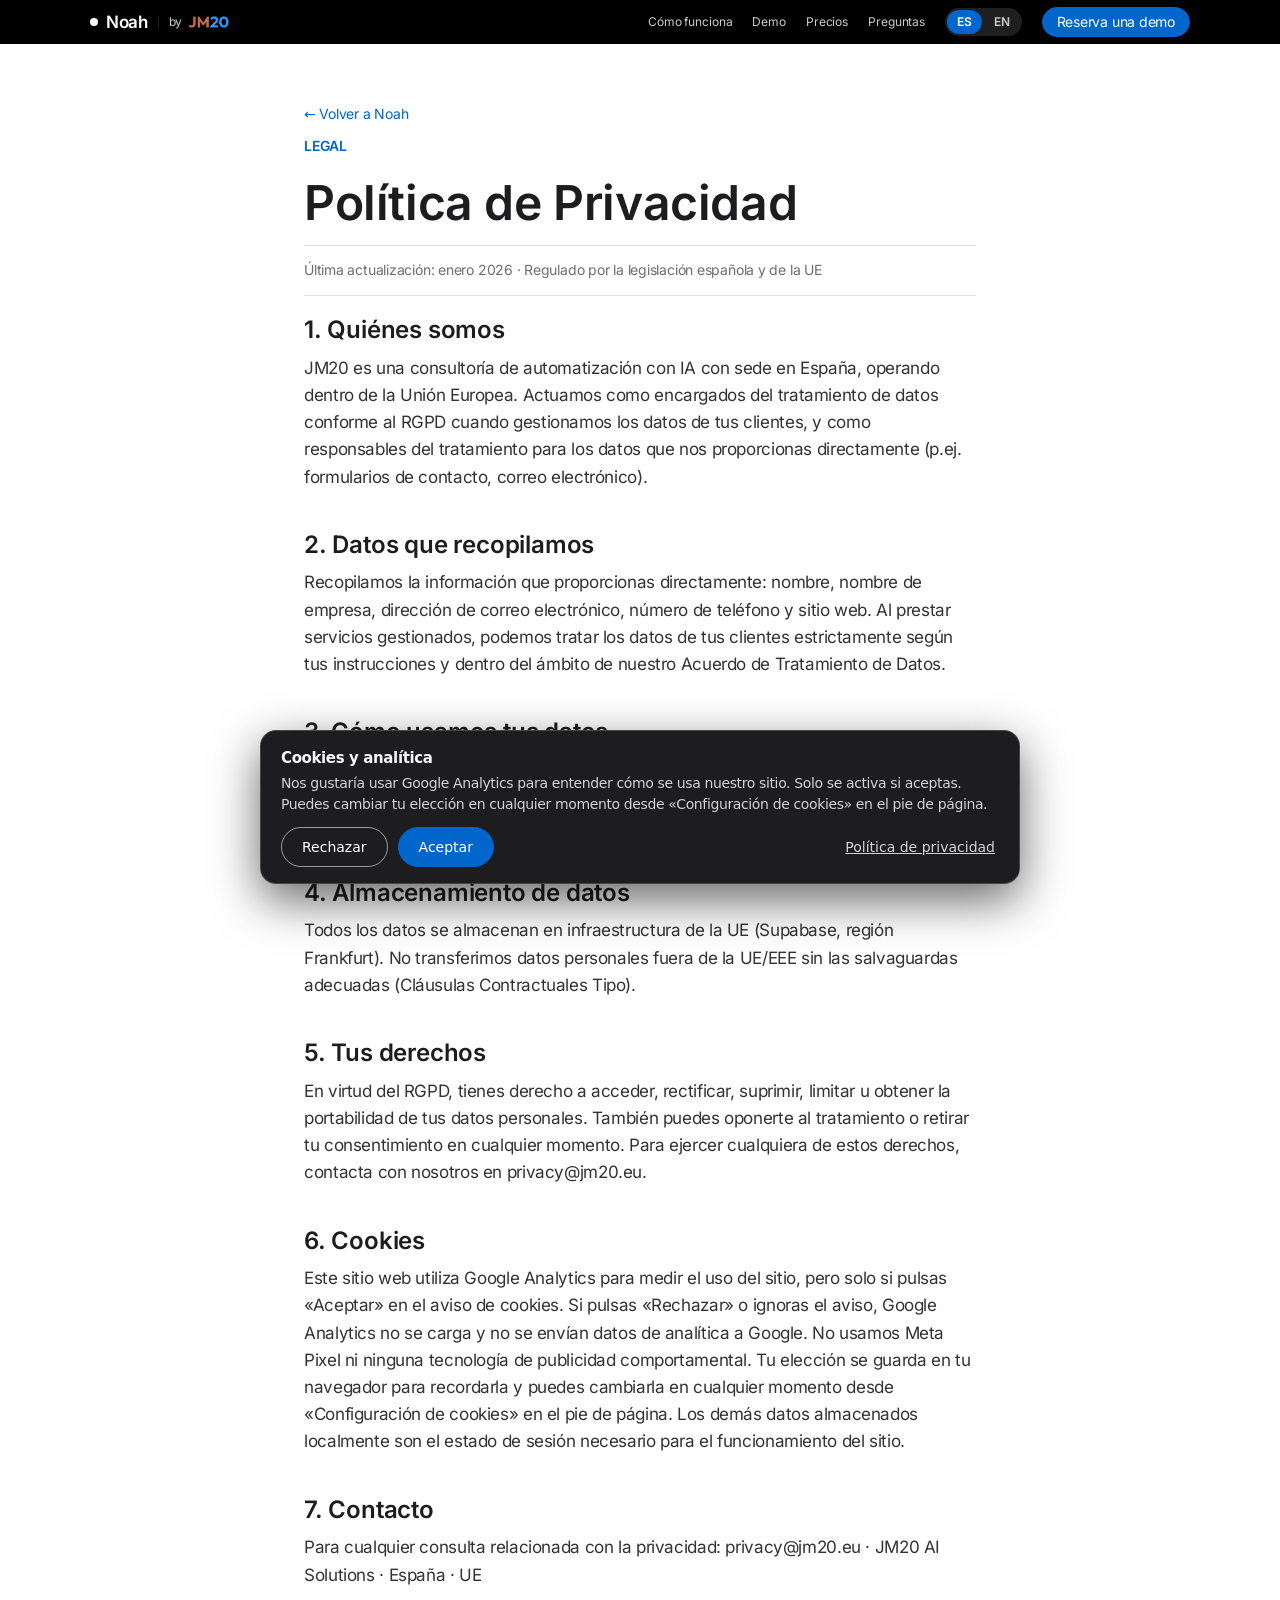
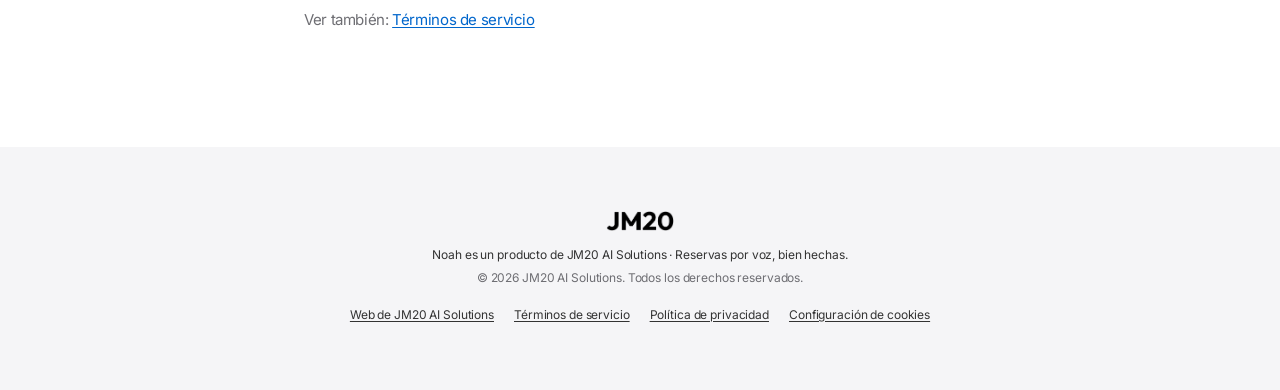
<file: politica-de-privacidad.html>
<!DOCTYPE html>
<html lang="es">
<head>
<meta charset="UTF-8"/>
<meta name="viewport" content="width=device-width, initial-scale=1.0"/>
<title>Política de Privacidad · Noah by JM20</title>
<meta name="description" content="Política de privacidad de JM20 AI Solutions: quiénes somos, qué datos recopilamos, cómo los usamos, dónde se almacenan, tus derechos RGPD y cookies."/>
<meta name="robots" content="index, follow"/>
<link rel="canonical" href="https://jm20aisolutions.com/politica-de-privacidad"/>
<meta name="theme-color" content="#000000"/>
<meta property="og:type" content="website"/>
<meta property="og:site_name" content="JM20 AI Solutions"/>
<meta property="og:locale" content="es_ES"/>
<meta property="og:title" content="Política de Privacidad · Noah by JM20"/>
<meta property="og:description" content="Política de privacidad de JM20 AI Solutions: quiénes somos, qué datos recopilamos, cómo los usamos, dónde se almacenan, tus derechos RGPD y cookies."/>
<meta property="og:url" content="https://jm20aisolutions.com/politica-de-privacidad"/>
<meta property="og:image" content="https://noah.jm20aisolutions.com/og-image.png"/>
<link rel="icon" type="image/png" sizes="64x64" href="favicon.png"/>
<link rel="apple-touch-icon" href="apple-touch-icon.png"/>
<link rel="stylesheet" href="legal.css"/>
<style id="jm20-consent-css">#jm20-consent{position:fixed;left:16px;right:16px;bottom:calc(16px + env(safe-area-inset-bottom,0px));z-index:3000;max-width:760px;margin:0 auto;background:#1d1d1f;color:#f5f5f7;border:1px solid rgba(255,255,255,.18);border-radius:16px;padding:16px 20px;box-shadow:0 16px 48px rgba(0,0,0,.6);font:14px/1.5 system-ui,-apple-system,"Segoe UI",sans-serif}#jm20-consent strong{display:block;font-size:15px;margin-bottom:4px}#jm20-consent p{margin:0 0 12px;color:#d2d2d7}#jm20-consent .jm-row{display:flex;flex-wrap:wrap;gap:10px;align-items:center}#jm20-consent button{font:500 14px system-ui,sans-serif;min-height:40px;padding:0 20px;border-radius:9999px;cursor:pointer;color:#fff}#jm20-consent .jm-accept{background:#0066cc;border:1px solid #0066cc}#jm20-consent .jm-reject{background:transparent;border:1px solid rgba(255,255,255,.55)}#jm20-consent .jm-more{background:none;border:none;text-decoration:underline;padding:0 4px;margin-left:auto;color:#d2d2d7}</style>
<script>
  /* Consent-gated analytics.
     Google Analytics is NOT loaded until the visitor clicks Accept.
     Consent defaults follow Google's documented consent-mode sequence:
     default = denied, then update = granted after the visitor agrees. */
  (function () {
    var GA_ID = 'G-CCL5B23RY5', KEY = 'jm20_consent', gaLoaded = false, banner = null;
    window.dataLayer = window.dataLayer || [];
    window.gtag = function () { dataLayer.push(arguments); };
    gtag('consent', 'default', { ad_storage: 'denied', ad_user_data: 'denied', ad_personalization: 'denied', analytics_storage: 'denied' });

    var TXT = {
      en: { title: 'Cookies & analytics', body: 'We would like to use Google Analytics to understand how our site is used. It only runs if you accept. You can change your choice at any time from “Cookie settings” in the footer.', accept: 'Accept', reject: 'Reject', more: 'Privacy policy', label: 'Cookie preferences' },
      es: { title: 'Cookies y analítica', body: 'Nos gustaría usar Google Analytics para entender cómo se usa nuestro sitio. Solo se activa si aceptas. Puedes cambiar tu elección en cualquier momento desde «Configuración de cookies» en el pie de página.', accept: 'Aceptar', reject: 'Rechazar', more: 'Política de privacidad', label: 'Preferencias de cookies' }
    };
    function lang() { return (document.documentElement.lang || 'en').slice(0, 2) === 'es' ? 'es' : 'en'; }
    function read() { try { return localStorage.getItem(KEY); } catch (e) { return null; } }
    function write(v) { try { localStorage.setItem(KEY, v); } catch (e) {} }

    function loadGA() {
      if (gaLoaded) return; gaLoaded = true;
      var sc = document.createElement('script');
      sc.async = true; sc.src = 'https://www.googletagmanager.com/gtag/js?id=' + GA_ID;
      document.head.appendChild(sc);
      gtag('js', new Date());
      gtag('consent', 'update', { analytics_storage: 'granted' });
      gtag('config', GA_ID);
    }
    function clearGACookies() {
      var host = location.hostname, parts = host.split('.'), domains = ['', host, '.' + host];
      if (parts.length > 2) domains.push('.' + parts.slice(-2).join('.'));
      document.cookie.split(';').forEach(function (c) {
        var name = c.split('=')[0].trim();
        if (name.indexOf('_ga') === 0) domains.forEach(function (d) {
          document.cookie = name + '=; expires=Thu, 01 Jan 1970 00:00:00 GMT; path=/' + (d ? '; domain=' + d : '');
        });
      });
    }
    function decide(v) {
      write(v);
      if (v === 'granted') loadGA();
      else { gtag('consent', 'update', { analytics_storage: 'denied' }); clearGACookies(); }
      hide();
    }
    function hide() { if (banner) { banner.remove(); banner = null; } }
    function paint() {
      if (!banner) return;
      var t = TXT[lang()];
      banner.setAttribute('aria-label', t.label);
      banner.querySelector('[data-k=title]').textContent = t.title;
      banner.querySelector('[data-k=body]').textContent = t.body;
      banner.querySelector('[data-k=more]').textContent = t.more;
      banner.querySelector('[data-k=reject]').textContent = t.reject;
      banner.querySelector('[data-k=accept]').textContent = t.accept;
    }
    function show() {
      if (banner) { banner.querySelector('[data-k=accept]').focus(); return; }
      if (!document.getElementById('jm20-consent-css')) {
        var st = document.createElement('style'); st.id = 'jm20-consent-css';
        st.textContent = '#jm20-consent{position:fixed;left:16px;right:16px;bottom:calc(16px + env(safe-area-inset-bottom,0px));z-index:3000;max-width:760px;margin:0 auto;background:#1d1d1f;color:#f5f5f7;border:1px solid rgba(255,255,255,.18);border-radius:16px;padding:16px 20px;box-shadow:0 16px 48px rgba(0,0,0,.6);font:14px/1.5 system-ui,-apple-system,"Segoe UI",sans-serif}#jm20-consent strong{display:block;font-size:15px;margin-bottom:4px}#jm20-consent p{margin:0 0 12px;color:#d2d2d7}#jm20-consent .jm-row{display:flex;flex-wrap:wrap;gap:10px;align-items:center}#jm20-consent button{font:500 14px system-ui,sans-serif;min-height:40px;padding:0 20px;border-radius:9999px;cursor:pointer;color:#fff}#jm20-consent .jm-accept{background:#0066cc;border:1px solid #0066cc}#jm20-consent .jm-reject{background:transparent;border:1px solid rgba(255,255,255,.55)}#jm20-consent .jm-more{background:none;border:none;text-decoration:underline;padding:0 4px;margin-left:auto;color:#d2d2d7}';
        document.head.appendChild(st);
      }
      banner = document.createElement('div');
      banner.id = 'jm20-consent'; banner.setAttribute('role', 'dialog'); banner.setAttribute('aria-modal', 'false');
      banner.setAttribute('aria-labelledby', 'jm20-consent-title'); banner.setAttribute('aria-describedby', 'jm20-consent-body');
      banner.innerHTML = '<strong id="jm20-consent-title" data-k="title"></strong><p id="jm20-consent-body" data-k="body"></p><div class="jm-row"><button type="button" class="jm-reject" data-k="reject"></button><button type="button" class="jm-accept" data-k="accept"></button><button type="button" class="jm-more" data-k="more"></button></div>';
      banner.querySelector('[data-k=accept]').addEventListener('click', function () { decide('granted'); });
      banner.querySelector('[data-k=reject]').addEventListener('click', function () { decide('denied'); });
      banner.querySelector('[data-k=more]').addEventListener('click', function () { window.location.href = (lang() === 'es' ? 'politica-de-privacidad' : 'privacy-policy'); });
      banner.addEventListener('keydown', function (e) { if (e.key === 'Escape') decide('denied'); });
      document.body.appendChild(banner);
      paint();
    }
    window.jm20OpenConsent = show;
    new MutationObserver(paint).observe(document.documentElement, { attributes: true, attributeFilter: ['lang'] });
    function init() { var c = read(); if (c === 'granted') loadGA(); else if (c !== 'denied') show(); }
    if (document.readyState === 'loading') document.addEventListener('DOMContentLoaded', init); else init();
  })();
  </script>
</head>
<body>
<a class="skip-link" href="#main">Saltar al contenido</a>
<header class="site-header">
<nav class="nav">
  <div class="nav-inner">
    <a class="logo" href="./"><span class="logo-dot"></span>Noah<span class="logo-by"><span>by</span><img class="jm20-logo" src="jm20-logo.png" alt="JM20"/></span></a>
    <div class="nav-links">
      <a class="nav-link" href="./#how">Cómo funciona</a>
      <a class="nav-link" href="./#demo">Demo</a>
      <a class="nav-link" href="./#pricing">Precios</a>
      <a class="nav-link" href="./#faq">Preguntas</a>
      <div class="lang-toggle" role="group" aria-label="Idioma">
        <a class="lang-btn active" href="politica-de-privacidad" lang="es" hreflang="es" aria-current="page">ES</a>
        <a class="lang-btn" href="privacy-policy" lang="en" hreflang="en">EN</a>
      </div>
      <a class="btn-primary btn-sm" href="https://cal.eu/jmsolutions-mng6gi/noah-calendar" target="_blank" rel="noopener">Reserva una demo</a>
    </div>
  </div>
</nav>
</header>
<main id="main" tabindex="-1">
  <article class="legal">
    <a class="back" href="./">← Volver a Noah</a>
    <p class="eyebrow">LEGAL</p>
    <h1>Política de Privacidad</h1>
    <p class="meta">Última actualización: enero 2026 · Regulado por la legislación española y de la UE</p>
    <div class="doc">
      <section>
        <h2>1. Quiénes somos</h2>
        <p>JM20 es una consultoría de automatización con IA con sede en España, operando dentro de la Unión Europea. Actuamos como encargados del tratamiento de datos conforme al RGPD cuando gestionamos los datos de tus clientes, y como responsables del tratamiento para los datos que nos proporcionas directamente (p.ej. formularios de contacto, correo electrónico).</p>
      </section>
      <section>
        <h2>2. Datos que recopilamos</h2>
        <p>Recopilamos la información que proporcionas directamente: nombre, nombre de empresa, dirección de correo electrónico, número de teléfono y sitio web. Al prestar servicios gestionados, podemos tratar los datos de tus clientes estrictamente según tus instrucciones y dentro del ámbito de nuestro Acuerdo de Tratamiento de Datos.</p>
      </section>
      <section>
        <h2>3. Cómo usamos tus datos</h2>
        <p>Tu información de contacto se utiliza únicamente para responder a tu consulta, prestar nuestros servicios y enviar actualizaciones relevantes. Nunca vendemos, alquilamos ni compartimos tus datos con terceros con fines de marketing.</p>
      </section>
      <section>
        <h2>4. Almacenamiento de datos</h2>
        <p>Todos los datos se almacenan en infraestructura de la UE (Supabase, región Frankfurt). No transferimos datos personales fuera de la UE/EEE sin las salvaguardas adecuadas (Cláusulas Contractuales Tipo).</p>
      </section>
      <section>
        <h2>5. Tus derechos</h2>
        <p>En virtud del RGPD, tienes derecho a acceder, rectificar, suprimir, limitar u obtener la portabilidad de tus datos personales. También puedes oponerte al tratamiento o retirar tu consentimiento en cualquier momento. Para ejercer cualquiera de estos derechos, contacta con nosotros en privacy@jm20.eu.</p>
      </section>
      <section>
        <h2>6. Cookies</h2>
        <p>Este sitio web utiliza Google Analytics para medir el uso del sitio, pero solo si pulsas «Aceptar» en el aviso de cookies. Si pulsas «Rechazar» o ignoras el aviso, Google Analytics no se carga y no se envían datos de analítica a Google. No usamos Meta Pixel ni ninguna tecnología de publicidad comportamental. Tu elección se guarda en tu navegador para recordarla y puedes cambiarla en cualquier momento desde «Configuración de cookies» en el pie de página. Los demás datos almacenados localmente son el estado de sesión necesario para el funcionamiento del sitio.</p>
      </section>
      <section>
        <h2>7. Contacto</h2>
        <p>Para cualquier consulta relacionada con la privacidad: privacy@jm20.eu · JM20 AI Solutions · España · UE</p>
      </section>
    </div>
    <p class="see">Ver también: <a href="terminos-de-servicio">Términos de servicio</a></p>
  </article>
</main>
<footer>
  <img class="footer-logo" src="jm20-logo.png" alt="JM20 AI Solutions"/>
  <p>Noah es un producto de JM20 AI Solutions · Reservas por voz, bien hechas.</p>
  <p>© 2026 JM20 AI Solutions. Todos los derechos reservados.</p>
  <nav class="footer-links" aria-label="Enlaces del pie de página">
    <a href="https://jm20aisolutions.com/">Web de JM20 AI Solutions</a>
    <a href="terminos-de-servicio">Términos de servicio</a>
    <a href="politica-de-privacidad">Política de privacidad</a>
    <button type="button" id="cookie-settings">Configuración de cookies</button>
  </nav>
</footer>
<script>document.getElementById('cookie-settings').addEventListener('click',function(){if(window.jm20OpenConsent)window.jm20OpenConsent();});</script>
</body>
</html>
</file>
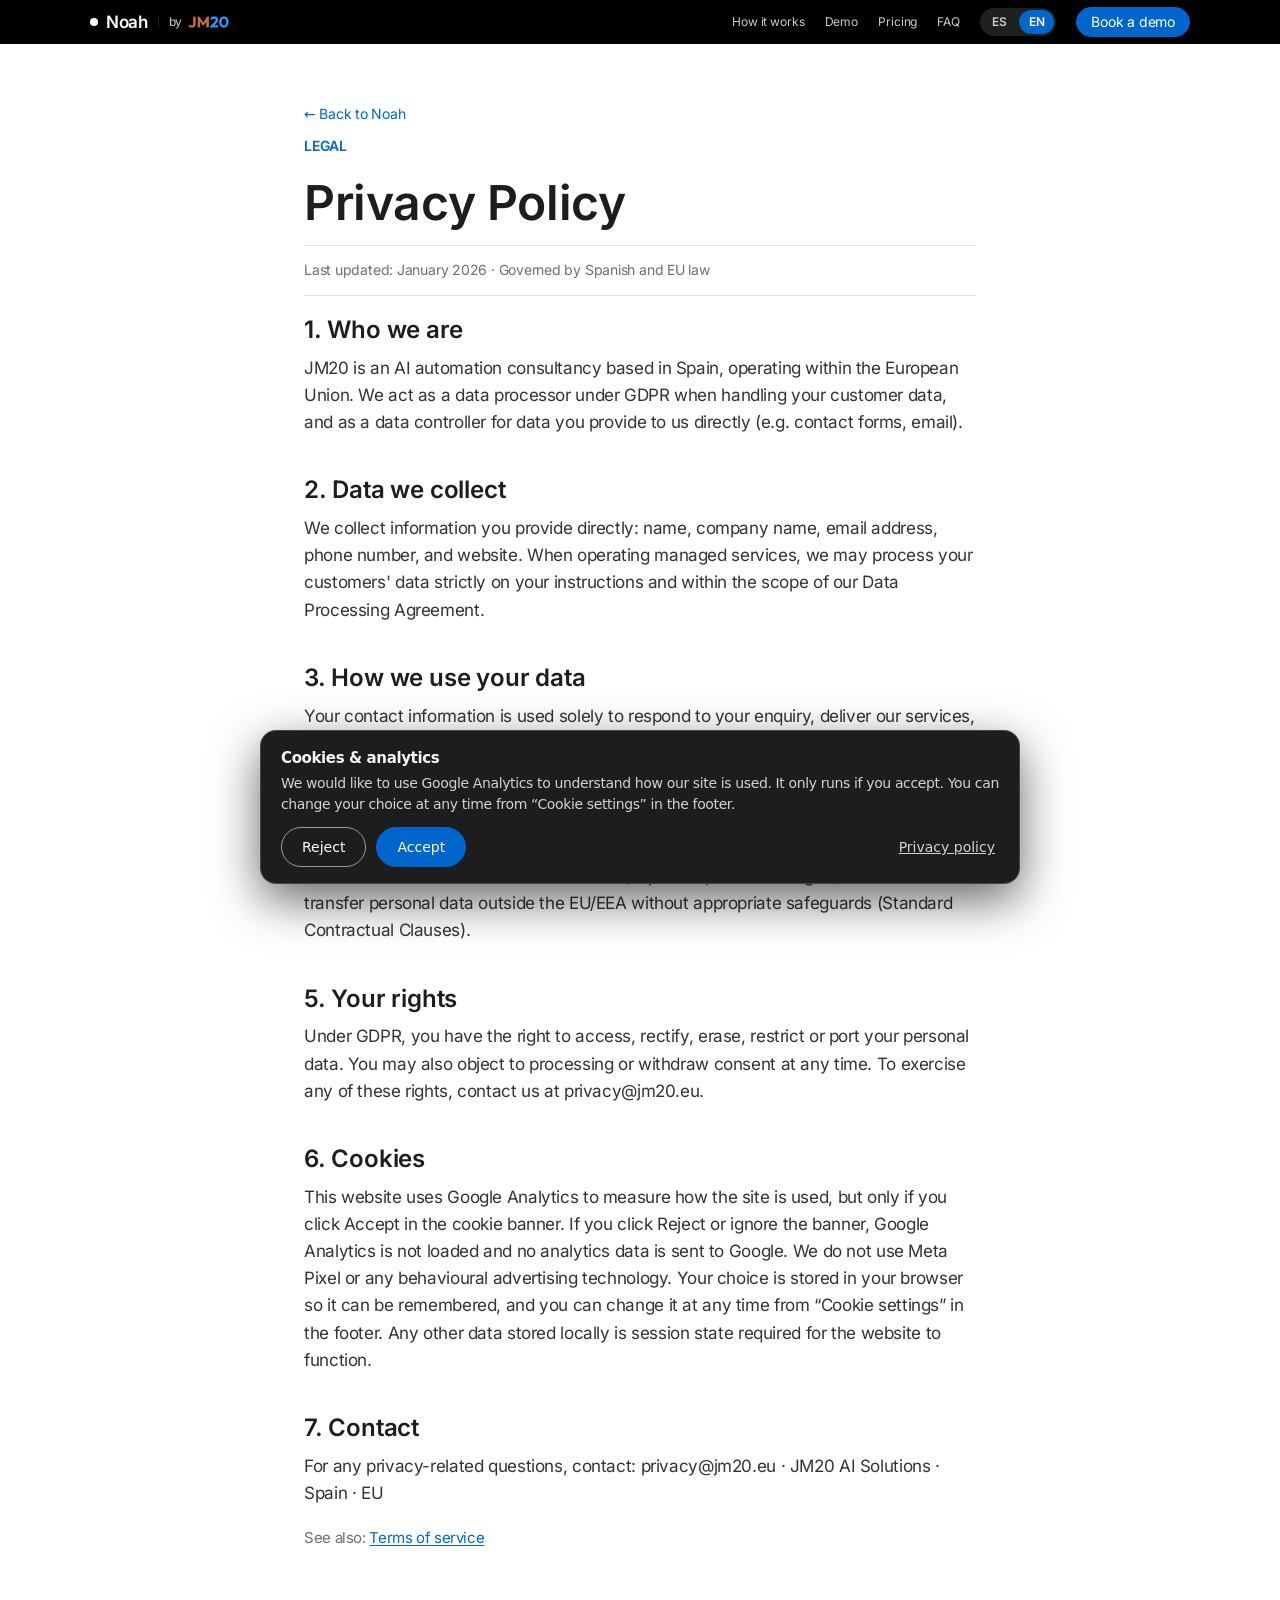
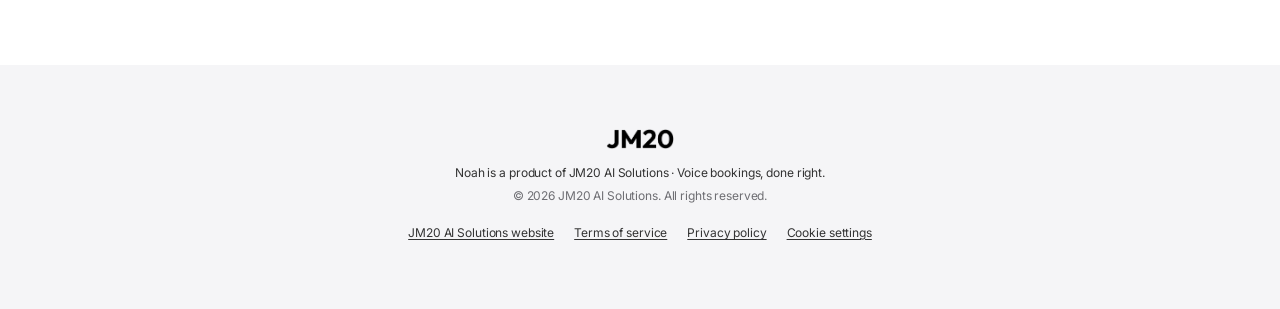
<file: privacy-policy.html>
<!DOCTYPE html>
<html lang="en">
<head>
<meta charset="UTF-8"/>
<meta name="viewport" content="width=device-width, initial-scale=1.0"/>
<title>Privacy Policy · Noah by JM20</title>
<meta name="description" content="JM20 AI Solutions privacy policy: who we are, what data we collect, how we use it, where it is stored, your GDPR rights and cookies."/>
<meta name="robots" content="index, follow"/>
<link rel="canonical" href="https://jm20aisolutions.com/privacy-policy"/>
<meta name="theme-color" content="#000000"/>
<meta property="og:type" content="website"/>
<meta property="og:site_name" content="JM20 AI Solutions"/>
<meta property="og:locale" content="en_US"/>
<meta property="og:title" content="Privacy Policy · Noah by JM20"/>
<meta property="og:description" content="JM20 AI Solutions privacy policy: who we are, what data we collect, how we use it, where it is stored, your GDPR rights and cookies."/>
<meta property="og:url" content="https://jm20aisolutions.com/privacy-policy"/>
<meta property="og:image" content="https://noah.jm20aisolutions.com/og-image.png"/>
<link rel="icon" type="image/png" sizes="64x64" href="favicon.png"/>
<link rel="apple-touch-icon" href="apple-touch-icon.png"/>
<link rel="stylesheet" href="legal.css"/>
<style id="jm20-consent-css">#jm20-consent{position:fixed;left:16px;right:16px;bottom:calc(16px + env(safe-area-inset-bottom,0px));z-index:3000;max-width:760px;margin:0 auto;background:#1d1d1f;color:#f5f5f7;border:1px solid rgba(255,255,255,.18);border-radius:16px;padding:16px 20px;box-shadow:0 16px 48px rgba(0,0,0,.6);font:14px/1.5 system-ui,-apple-system,"Segoe UI",sans-serif}#jm20-consent strong{display:block;font-size:15px;margin-bottom:4px}#jm20-consent p{margin:0 0 12px;color:#d2d2d7}#jm20-consent .jm-row{display:flex;flex-wrap:wrap;gap:10px;align-items:center}#jm20-consent button{font:500 14px system-ui,sans-serif;min-height:40px;padding:0 20px;border-radius:9999px;cursor:pointer;color:#fff}#jm20-consent .jm-accept{background:#0066cc;border:1px solid #0066cc}#jm20-consent .jm-reject{background:transparent;border:1px solid rgba(255,255,255,.55)}#jm20-consent .jm-more{background:none;border:none;text-decoration:underline;padding:0 4px;margin-left:auto;color:#d2d2d7}</style>
<script>
  /* Consent-gated analytics.
     Google Analytics is NOT loaded until the visitor clicks Accept.
     Consent defaults follow Google's documented consent-mode sequence:
     default = denied, then update = granted after the visitor agrees. */
  (function () {
    var GA_ID = 'G-CCL5B23RY5', KEY = 'jm20_consent', gaLoaded = false, banner = null;
    window.dataLayer = window.dataLayer || [];
    window.gtag = function () { dataLayer.push(arguments); };
    gtag('consent', 'default', { ad_storage: 'denied', ad_user_data: 'denied', ad_personalization: 'denied', analytics_storage: 'denied' });

    var TXT = {
      en: { title: 'Cookies & analytics', body: 'We would like to use Google Analytics to understand how our site is used. It only runs if you accept. You can change your choice at any time from “Cookie settings” in the footer.', accept: 'Accept', reject: 'Reject', more: 'Privacy policy', label: 'Cookie preferences' },
      es: { title: 'Cookies y analítica', body: 'Nos gustaría usar Google Analytics para entender cómo se usa nuestro sitio. Solo se activa si aceptas. Puedes cambiar tu elección en cualquier momento desde «Configuración de cookies» en el pie de página.', accept: 'Aceptar', reject: 'Rechazar', more: 'Política de privacidad', label: 'Preferencias de cookies' }
    };
    function lang() { return (document.documentElement.lang || 'en').slice(0, 2) === 'es' ? 'es' : 'en'; }
    function read() { try { return localStorage.getItem(KEY); } catch (e) { return null; } }
    function write(v) { try { localStorage.setItem(KEY, v); } catch (e) {} }

    function loadGA() {
      if (gaLoaded) return; gaLoaded = true;
      var sc = document.createElement('script');
      sc.async = true; sc.src = 'https://www.googletagmanager.com/gtag/js?id=' + GA_ID;
      document.head.appendChild(sc);
      gtag('js', new Date());
      gtag('consent', 'update', { analytics_storage: 'granted' });
      gtag('config', GA_ID);
    }
    function clearGACookies() {
      var host = location.hostname, parts = host.split('.'), domains = ['', host, '.' + host];
      if (parts.length > 2) domains.push('.' + parts.slice(-2).join('.'));
      document.cookie.split(';').forEach(function (c) {
        var name = c.split('=')[0].trim();
        if (name.indexOf('_ga') === 0) domains.forEach(function (d) {
          document.cookie = name + '=; expires=Thu, 01 Jan 1970 00:00:00 GMT; path=/' + (d ? '; domain=' + d : '');
        });
      });
    }
    function decide(v) {
      write(v);
      if (v === 'granted') loadGA();
      else { gtag('consent', 'update', { analytics_storage: 'denied' }); clearGACookies(); }
      hide();
    }
    function hide() { if (banner) { banner.remove(); banner = null; } }
    function paint() {
      if (!banner) return;
      var t = TXT[lang()];
      banner.setAttribute('aria-label', t.label);
      banner.querySelector('[data-k=title]').textContent = t.title;
      banner.querySelector('[data-k=body]').textContent = t.body;
      banner.querySelector('[data-k=more]').textContent = t.more;
      banner.querySelector('[data-k=reject]').textContent = t.reject;
      banner.querySelector('[data-k=accept]').textContent = t.accept;
    }
    function show() {
      if (banner) { banner.querySelector('[data-k=accept]').focus(); return; }
      if (!document.getElementById('jm20-consent-css')) {
        var st = document.createElement('style'); st.id = 'jm20-consent-css';
        st.textContent = '#jm20-consent{position:fixed;left:16px;right:16px;bottom:calc(16px + env(safe-area-inset-bottom,0px));z-index:3000;max-width:760px;margin:0 auto;background:#1d1d1f;color:#f5f5f7;border:1px solid rgba(255,255,255,.18);border-radius:16px;padding:16px 20px;box-shadow:0 16px 48px rgba(0,0,0,.6);font:14px/1.5 system-ui,-apple-system,"Segoe UI",sans-serif}#jm20-consent strong{display:block;font-size:15px;margin-bottom:4px}#jm20-consent p{margin:0 0 12px;color:#d2d2d7}#jm20-consent .jm-row{display:flex;flex-wrap:wrap;gap:10px;align-items:center}#jm20-consent button{font:500 14px system-ui,sans-serif;min-height:40px;padding:0 20px;border-radius:9999px;cursor:pointer;color:#fff}#jm20-consent .jm-accept{background:#0066cc;border:1px solid #0066cc}#jm20-consent .jm-reject{background:transparent;border:1px solid rgba(255,255,255,.55)}#jm20-consent .jm-more{background:none;border:none;text-decoration:underline;padding:0 4px;margin-left:auto;color:#d2d2d7}';
        document.head.appendChild(st);
      }
      banner = document.createElement('div');
      banner.id = 'jm20-consent'; banner.setAttribute('role', 'dialog'); banner.setAttribute('aria-modal', 'false');
      banner.setAttribute('aria-labelledby', 'jm20-consent-title'); banner.setAttribute('aria-describedby', 'jm20-consent-body');
      banner.innerHTML = '<strong id="jm20-consent-title" data-k="title"></strong><p id="jm20-consent-body" data-k="body"></p><div class="jm-row"><button type="button" class="jm-reject" data-k="reject"></button><button type="button" class="jm-accept" data-k="accept"></button><button type="button" class="jm-more" data-k="more"></button></div>';
      banner.querySelector('[data-k=accept]').addEventListener('click', function () { decide('granted'); });
      banner.querySelector('[data-k=reject]').addEventListener('click', function () { decide('denied'); });
      banner.querySelector('[data-k=more]').addEventListener('click', function () { window.location.href = (lang() === 'es' ? 'politica-de-privacidad' : 'privacy-policy'); });
      banner.addEventListener('keydown', function (e) { if (e.key === 'Escape') decide('denied'); });
      document.body.appendChild(banner);
      paint();
    }
    window.jm20OpenConsent = show;
    new MutationObserver(paint).observe(document.documentElement, { attributes: true, attributeFilter: ['lang'] });
    function init() { var c = read(); if (c === 'granted') loadGA(); else if (c !== 'denied') show(); }
    if (document.readyState === 'loading') document.addEventListener('DOMContentLoaded', init); else init();
  })();
  </script>
</head>
<body>
<a class="skip-link" href="#main">Skip to content</a>
<header class="site-header">
<nav class="nav">
  <div class="nav-inner">
    <a class="logo" href="./"><span class="logo-dot"></span>Noah<span class="logo-by"><span>by</span><img class="jm20-logo" src="jm20-logo.png" alt="JM20"/></span></a>
    <div class="nav-links">
      <a class="nav-link" href="./#how">How it works</a>
      <a class="nav-link" href="./#demo">Demo</a>
      <a class="nav-link" href="./#pricing">Pricing</a>
      <a class="nav-link" href="./#faq">FAQ</a>
      <div class="lang-toggle" role="group" aria-label="Language">
        <a class="lang-btn" href="politica-de-privacidad" lang="es" hreflang="es">ES</a>
        <a class="lang-btn active" href="privacy-policy" lang="en" hreflang="en" aria-current="page">EN</a>
      </div>
      <a class="btn-primary btn-sm" href="https://cal.eu/jmsolutions-mng6gi/noah-calendar" target="_blank" rel="noopener">Book a demo</a>
    </div>
  </div>
</nav>
</header>
<main id="main" tabindex="-1">
  <article class="legal">
    <a class="back" href="./">← Back to Noah</a>
    <p class="eyebrow">LEGAL</p>
    <h1>Privacy Policy</h1>
    <p class="meta">Last updated: January 2026 · Governed by Spanish and EU law</p>
    <div class="doc">
      <section>
        <h2>1. Who we are</h2>
        <p>JM20 is an AI automation consultancy based in Spain, operating within the European Union. We act as a data processor under GDPR when handling your customer data, and as a data controller for data you provide to us directly (e.g. contact forms, email).</p>
      </section>
      <section>
        <h2>2. Data we collect</h2>
        <p>We collect information you provide directly: name, company name, email address, phone number, and website. When operating managed services, we may process your customers' data strictly on your instructions and within the scope of our Data Processing Agreement.</p>
      </section>
      <section>
        <h2>3. How we use your data</h2>
        <p>Your contact information is used solely to respond to your enquiry, deliver our services, and send relevant updates. We never sell, rent or share your data with third parties for marketing purposes.</p>
      </section>
      <section>
        <h2>4. Data storage</h2>
        <p>All data is stored within EU infrastructure (Supabase, Frankfurt region). We do not transfer personal data outside the EU/EEA without appropriate safeguards (Standard Contractual Clauses).</p>
      </section>
      <section>
        <h2>5. Your rights</h2>
        <p>Under GDPR, you have the right to access, rectify, erase, restrict or port your personal data. You may also object to processing or withdraw consent at any time. To exercise any of these rights, contact us at privacy@jm20.eu.</p>
      </section>
      <section>
        <h2>6. Cookies</h2>
        <p>This website uses Google Analytics to measure how the site is used, but only if you click Accept in the cookie banner. If you click Reject or ignore the banner, Google Analytics is not loaded and no analytics data is sent to Google. We do not use Meta Pixel or any behavioural advertising technology. Your choice is stored in your browser so it can be remembered, and you can change it at any time from “Cookie settings” in the footer. Any other data stored locally is session state required for the website to function.</p>
      </section>
      <section>
        <h2>7. Contact</h2>
        <p>For any privacy-related questions, contact: privacy@jm20.eu · JM20 AI Solutions · Spain · EU</p>
      </section>
    </div>
    <p class="see">See also: <a href="terms-of-service">Terms of service</a></p>
  </article>
</main>
<footer>
  <img class="footer-logo" src="jm20-logo.png" alt="JM20 AI Solutions"/>
  <p>Noah is a product of JM20 AI Solutions · Voice bookings, done right.</p>
  <p>© 2026 JM20 AI Solutions. All rights reserved.</p>
  <nav class="footer-links" aria-label="Footer links">
    <a href="https://jm20aisolutions.com/">JM20 AI Solutions website</a>
    <a href="terms-of-service">Terms of service</a>
    <a href="privacy-policy">Privacy policy</a>
    <button type="button" id="cookie-settings">Cookie settings</button>
  </nav>
</footer>
<script>document.getElementById('cookie-settings').addEventListener('click',function(){if(window.jm20OpenConsent)window.jm20OpenConsent();});</script>
</body>
</html>
</file>
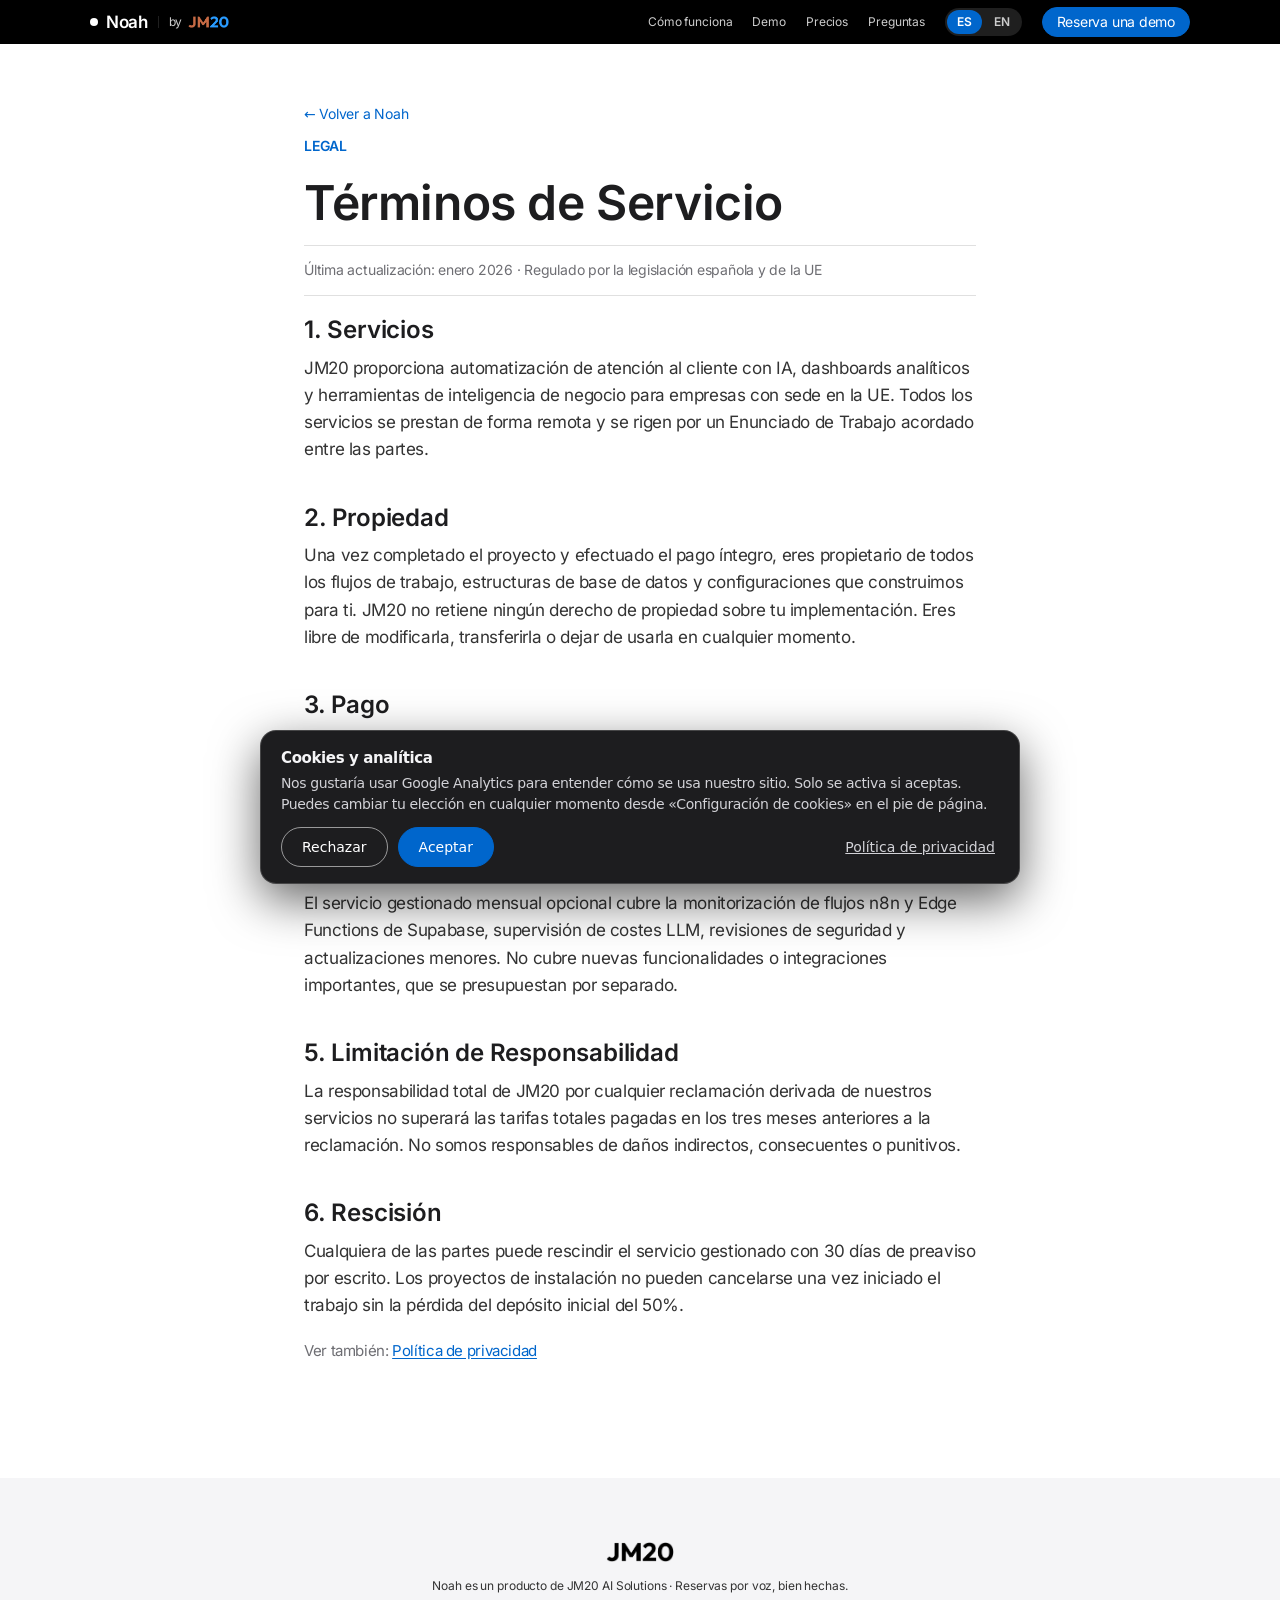
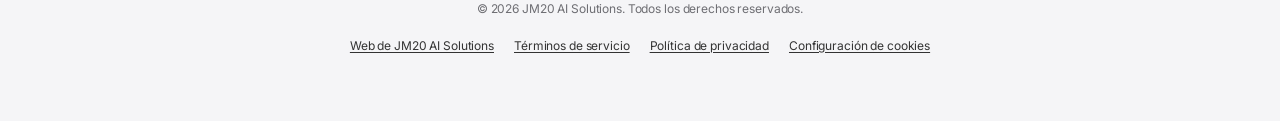
<file: terminos-de-servicio.html>
<!DOCTYPE html>
<html lang="es">
<head>
<meta charset="UTF-8"/>
<meta name="viewport" content="width=device-width, initial-scale=1.0"/>
<title>Términos de Servicio · Noah by JM20</title>
<meta name="description" content="Términos de servicio de JM20 AI Solutions: servicios, propiedad, pago, servicio gestionado, limitación de responsabilidad y rescisión."/>
<meta name="robots" content="index, follow"/>
<link rel="canonical" href="https://jm20aisolutions.com/terminos-de-servicio"/>
<meta name="theme-color" content="#000000"/>
<meta property="og:type" content="website"/>
<meta property="og:site_name" content="JM20 AI Solutions"/>
<meta property="og:locale" content="es_ES"/>
<meta property="og:title" content="Términos de Servicio · Noah by JM20"/>
<meta property="og:description" content="Términos de servicio de JM20 AI Solutions: servicios, propiedad, pago, servicio gestionado, limitación de responsabilidad y rescisión."/>
<meta property="og:url" content="https://jm20aisolutions.com/terminos-de-servicio"/>
<meta property="og:image" content="https://noah.jm20aisolutions.com/og-image.png"/>
<link rel="icon" type="image/png" sizes="64x64" href="favicon.png"/>
<link rel="apple-touch-icon" href="apple-touch-icon.png"/>
<link rel="stylesheet" href="legal.css"/>
<style id="jm20-consent-css">#jm20-consent{position:fixed;left:16px;right:16px;bottom:calc(16px + env(safe-area-inset-bottom,0px));z-index:3000;max-width:760px;margin:0 auto;background:#1d1d1f;color:#f5f5f7;border:1px solid rgba(255,255,255,.18);border-radius:16px;padding:16px 20px;box-shadow:0 16px 48px rgba(0,0,0,.6);font:14px/1.5 system-ui,-apple-system,"Segoe UI",sans-serif}#jm20-consent strong{display:block;font-size:15px;margin-bottom:4px}#jm20-consent p{margin:0 0 12px;color:#d2d2d7}#jm20-consent .jm-row{display:flex;flex-wrap:wrap;gap:10px;align-items:center}#jm20-consent button{font:500 14px system-ui,sans-serif;min-height:40px;padding:0 20px;border-radius:9999px;cursor:pointer;color:#fff}#jm20-consent .jm-accept{background:#0066cc;border:1px solid #0066cc}#jm20-consent .jm-reject{background:transparent;border:1px solid rgba(255,255,255,.55)}#jm20-consent .jm-more{background:none;border:none;text-decoration:underline;padding:0 4px;margin-left:auto;color:#d2d2d7}</style>
<script>
  /* Consent-gated analytics.
     Google Analytics is NOT loaded until the visitor clicks Accept.
     Consent defaults follow Google's documented consent-mode sequence:
     default = denied, then update = granted after the visitor agrees. */
  (function () {
    var GA_ID = 'G-CCL5B23RY5', KEY = 'jm20_consent', gaLoaded = false, banner = null;
    window.dataLayer = window.dataLayer || [];
    window.gtag = function () { dataLayer.push(arguments); };
    gtag('consent', 'default', { ad_storage: 'denied', ad_user_data: 'denied', ad_personalization: 'denied', analytics_storage: 'denied' });

    var TXT = {
      en: { title: 'Cookies & analytics', body: 'We would like to use Google Analytics to understand how our site is used. It only runs if you accept. You can change your choice at any time from “Cookie settings” in the footer.', accept: 'Accept', reject: 'Reject', more: 'Privacy policy', label: 'Cookie preferences' },
      es: { title: 'Cookies y analítica', body: 'Nos gustaría usar Google Analytics para entender cómo se usa nuestro sitio. Solo se activa si aceptas. Puedes cambiar tu elección en cualquier momento desde «Configuración de cookies» en el pie de página.', accept: 'Aceptar', reject: 'Rechazar', more: 'Política de privacidad', label: 'Preferencias de cookies' }
    };
    function lang() { return (document.documentElement.lang || 'en').slice(0, 2) === 'es' ? 'es' : 'en'; }
    function read() { try { return localStorage.getItem(KEY); } catch (e) { return null; } }
    function write(v) { try { localStorage.setItem(KEY, v); } catch (e) {} }

    function loadGA() {
      if (gaLoaded) return; gaLoaded = true;
      var sc = document.createElement('script');
      sc.async = true; sc.src = 'https://www.googletagmanager.com/gtag/js?id=' + GA_ID;
      document.head.appendChild(sc);
      gtag('js', new Date());
      gtag('consent', 'update', { analytics_storage: 'granted' });
      gtag('config', GA_ID);
    }
    function clearGACookies() {
      var host = location.hostname, parts = host.split('.'), domains = ['', host, '.' + host];
      if (parts.length > 2) domains.push('.' + parts.slice(-2).join('.'));
      document.cookie.split(';').forEach(function (c) {
        var name = c.split('=')[0].trim();
        if (name.indexOf('_ga') === 0) domains.forEach(function (d) {
          document.cookie = name + '=; expires=Thu, 01 Jan 1970 00:00:00 GMT; path=/' + (d ? '; domain=' + d : '');
        });
      });
    }
    function decide(v) {
      write(v);
      if (v === 'granted') loadGA();
      else { gtag('consent', 'update', { analytics_storage: 'denied' }); clearGACookies(); }
      hide();
    }
    function hide() { if (banner) { banner.remove(); banner = null; } }
    function paint() {
      if (!banner) return;
      var t = TXT[lang()];
      banner.setAttribute('aria-label', t.label);
      banner.querySelector('[data-k=title]').textContent = t.title;
      banner.querySelector('[data-k=body]').textContent = t.body;
      banner.querySelector('[data-k=more]').textContent = t.more;
      banner.querySelector('[data-k=reject]').textContent = t.reject;
      banner.querySelector('[data-k=accept]').textContent = t.accept;
    }
    function show() {
      if (banner) { banner.querySelector('[data-k=accept]').focus(); return; }
      if (!document.getElementById('jm20-consent-css')) {
        var st = document.createElement('style'); st.id = 'jm20-consent-css';
        st.textContent = '#jm20-consent{position:fixed;left:16px;right:16px;bottom:calc(16px + env(safe-area-inset-bottom,0px));z-index:3000;max-width:760px;margin:0 auto;background:#1d1d1f;color:#f5f5f7;border:1px solid rgba(255,255,255,.18);border-radius:16px;padding:16px 20px;box-shadow:0 16px 48px rgba(0,0,0,.6);font:14px/1.5 system-ui,-apple-system,"Segoe UI",sans-serif}#jm20-consent strong{display:block;font-size:15px;margin-bottom:4px}#jm20-consent p{margin:0 0 12px;color:#d2d2d7}#jm20-consent .jm-row{display:flex;flex-wrap:wrap;gap:10px;align-items:center}#jm20-consent button{font:500 14px system-ui,sans-serif;min-height:40px;padding:0 20px;border-radius:9999px;cursor:pointer;color:#fff}#jm20-consent .jm-accept{background:#0066cc;border:1px solid #0066cc}#jm20-consent .jm-reject{background:transparent;border:1px solid rgba(255,255,255,.55)}#jm20-consent .jm-more{background:none;border:none;text-decoration:underline;padding:0 4px;margin-left:auto;color:#d2d2d7}';
        document.head.appendChild(st);
      }
      banner = document.createElement('div');
      banner.id = 'jm20-consent'; banner.setAttribute('role', 'dialog'); banner.setAttribute('aria-modal', 'false');
      banner.setAttribute('aria-labelledby', 'jm20-consent-title'); banner.setAttribute('aria-describedby', 'jm20-consent-body');
      banner.innerHTML = '<strong id="jm20-consent-title" data-k="title"></strong><p id="jm20-consent-body" data-k="body"></p><div class="jm-row"><button type="button" class="jm-reject" data-k="reject"></button><button type="button" class="jm-accept" data-k="accept"></button><button type="button" class="jm-more" data-k="more"></button></div>';
      banner.querySelector('[data-k=accept]').addEventListener('click', function () { decide('granted'); });
      banner.querySelector('[data-k=reject]').addEventListener('click', function () { decide('denied'); });
      banner.querySelector('[data-k=more]').addEventListener('click', function () { window.location.href = (lang() === 'es' ? 'politica-de-privacidad' : 'privacy-policy'); });
      banner.addEventListener('keydown', function (e) { if (e.key === 'Escape') decide('denied'); });
      document.body.appendChild(banner);
      paint();
    }
    window.jm20OpenConsent = show;
    new MutationObserver(paint).observe(document.documentElement, { attributes: true, attributeFilter: ['lang'] });
    function init() { var c = read(); if (c === 'granted') loadGA(); else if (c !== 'denied') show(); }
    if (document.readyState === 'loading') document.addEventListener('DOMContentLoaded', init); else init();
  })();
  </script>
</head>
<body>
<a class="skip-link" href="#main">Saltar al contenido</a>
<header class="site-header">
<nav class="nav">
  <div class="nav-inner">
    <a class="logo" href="./"><span class="logo-dot"></span>Noah<span class="logo-by"><span>by</span><img class="jm20-logo" src="jm20-logo.png" alt="JM20"/></span></a>
    <div class="nav-links">
      <a class="nav-link" href="./#how">Cómo funciona</a>
      <a class="nav-link" href="./#demo">Demo</a>
      <a class="nav-link" href="./#pricing">Precios</a>
      <a class="nav-link" href="./#faq">Preguntas</a>
      <div class="lang-toggle" role="group" aria-label="Idioma">
        <a class="lang-btn active" href="terminos-de-servicio" lang="es" hreflang="es" aria-current="page">ES</a>
        <a class="lang-btn" href="terms-of-service" lang="en" hreflang="en">EN</a>
      </div>
      <a class="btn-primary btn-sm" href="https://cal.eu/jmsolutions-mng6gi/noah-calendar" target="_blank" rel="noopener">Reserva una demo</a>
    </div>
  </div>
</nav>
</header>
<main id="main" tabindex="-1">
  <article class="legal">
    <a class="back" href="./">← Volver a Noah</a>
    <p class="eyebrow">LEGAL</p>
    <h1>Términos de Servicio</h1>
    <p class="meta">Última actualización: enero 2026 · Regulado por la legislación española y de la UE</p>
    <div class="doc">
      <section>
        <h2>1. Servicios</h2>
        <p>JM20 proporciona automatización de atención al cliente con IA, dashboards analíticos y herramientas de inteligencia de negocio para empresas con sede en la UE. Todos los servicios se prestan de forma remota y se rigen por un Enunciado de Trabajo acordado entre las partes.</p>
      </section>
      <section>
        <h2>2. Propiedad</h2>
        <p>Una vez completado el proyecto y efectuado el pago íntegro, eres propietario de todos los flujos de trabajo, estructuras de base de datos y configuraciones que construimos para ti. JM20 no retiene ningún derecho de propiedad sobre tu implementación. Eres libre de modificarla, transferirla o dejar de usarla en cualquier momento.</p>
      </section>
      <section>
        <h2>3. Pago</h2>
        <p>Las tarifas de instalación se facturan al inicio del proyecto (50%) y al completarlo (50%). Las tarifas mensuales del servicio gestionado se facturan al inicio de cada mes natural. Todos los precios son exclusivos del IVA aplicable.</p>
      </section>
      <section>
        <h2>4. Servicio Gestionado</h2>
        <p>El servicio gestionado mensual opcional cubre la monitorización de flujos n8n y Edge Functions de Supabase, supervisión de costes LLM, revisiones de seguridad y actualizaciones menores. No cubre nuevas funcionalidades o integraciones importantes, que se presupuestan por separado.</p>
      </section>
      <section>
        <h2>5. Limitación de Responsabilidad</h2>
        <p>La responsabilidad total de JM20 por cualquier reclamación derivada de nuestros servicios no superará las tarifas totales pagadas en los tres meses anteriores a la reclamación. No somos responsables de daños indirectos, consecuentes o punitivos.</p>
      </section>
      <section>
        <h2>6. Rescisión</h2>
        <p>Cualquiera de las partes puede rescindir el servicio gestionado con 30 días de preaviso por escrito. Los proyectos de instalación no pueden cancelarse una vez iniciado el trabajo sin la pérdida del depósito inicial del 50%.</p>
      </section>
    </div>
    <p class="see">Ver también: <a href="politica-de-privacidad">Política de privacidad</a></p>
  </article>
</main>
<footer>
  <img class="footer-logo" src="jm20-logo.png" alt="JM20 AI Solutions"/>
  <p>Noah es un producto de JM20 AI Solutions · Reservas por voz, bien hechas.</p>
  <p>© 2026 JM20 AI Solutions. Todos los derechos reservados.</p>
  <nav class="footer-links" aria-label="Enlaces del pie de página">
    <a href="https://jm20aisolutions.com/">Web de JM20 AI Solutions</a>
    <a href="terminos-de-servicio">Términos de servicio</a>
    <a href="politica-de-privacidad">Política de privacidad</a>
    <button type="button" id="cookie-settings">Configuración de cookies</button>
  </nav>
</footer>
<script>document.getElementById('cookie-settings').addEventListener('click',function(){if(window.jm20OpenConsent)window.jm20OpenConsent();});</script>
</body>
</html>
</file>
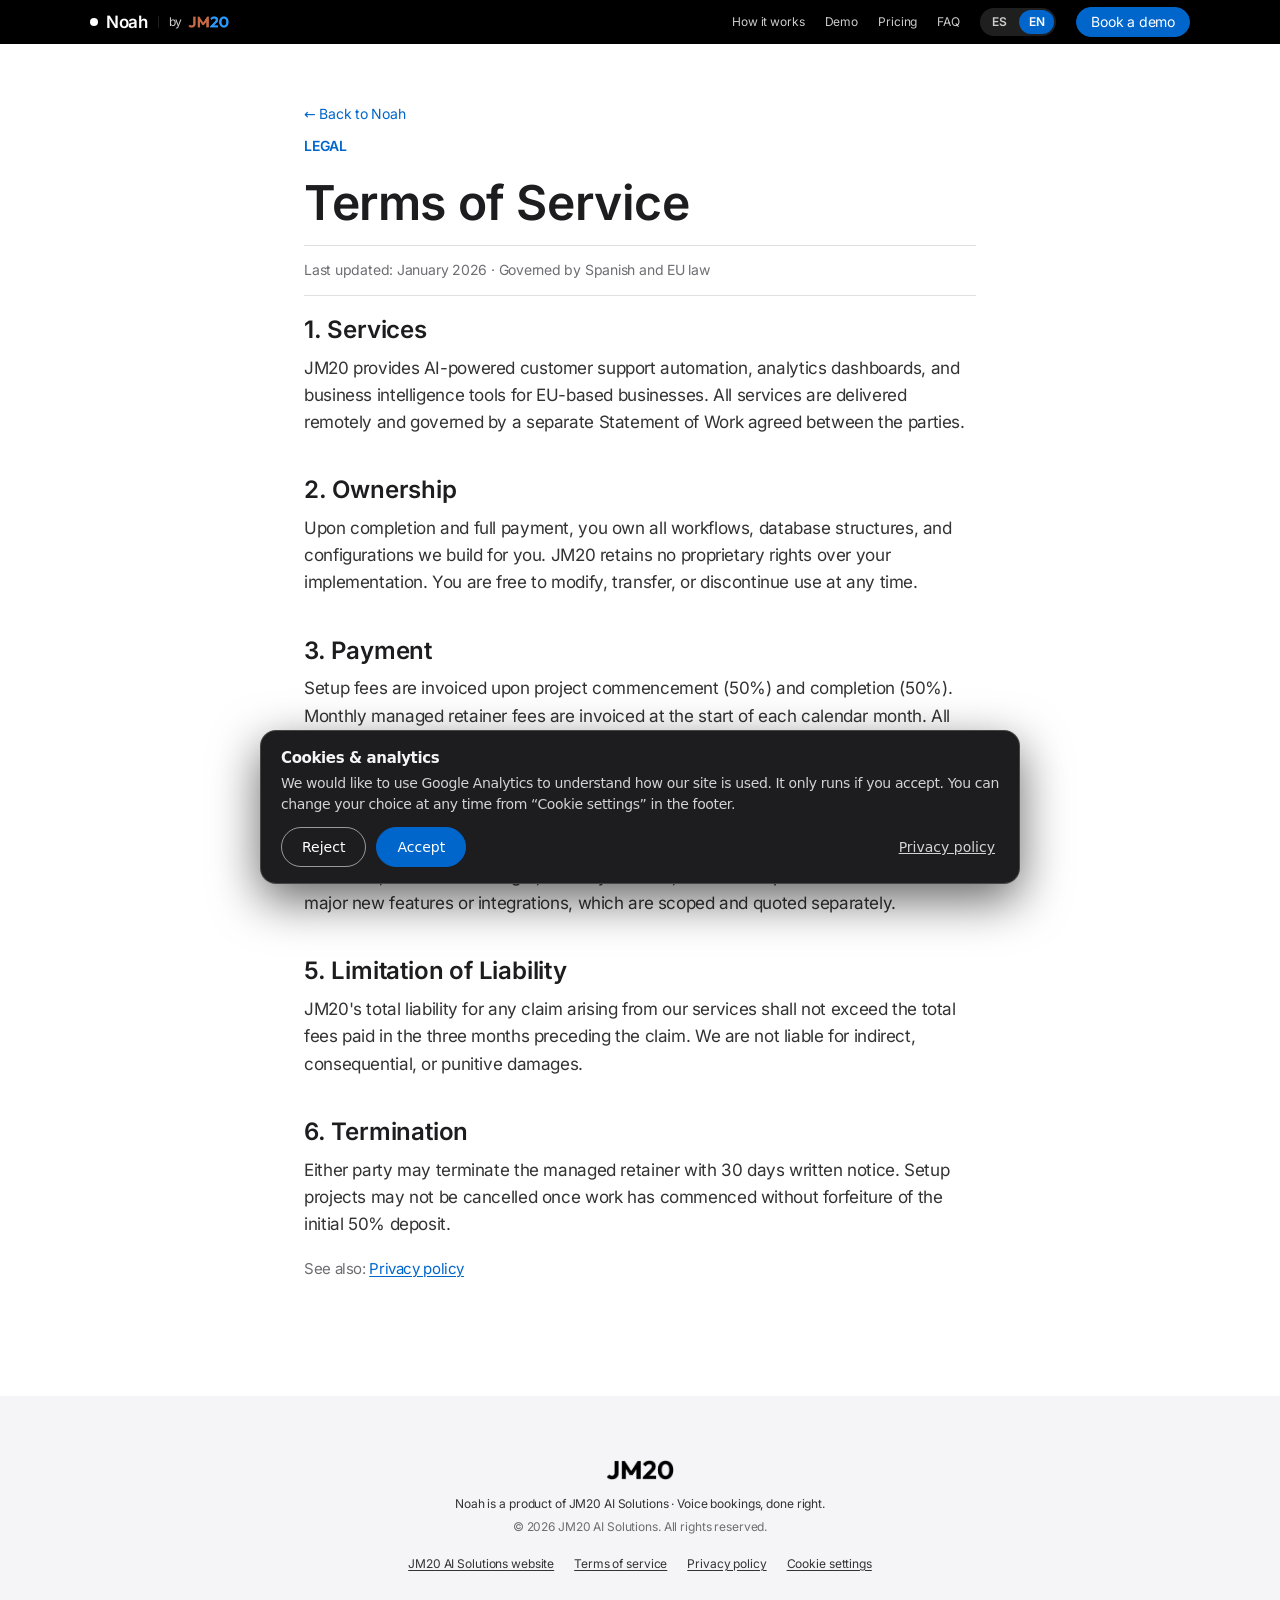
<file: terms-of-service.html>
<!DOCTYPE html>
<html lang="en">
<head>
<meta charset="UTF-8"/>
<meta name="viewport" content="width=device-width, initial-scale=1.0"/>
<title>Terms of Service · Noah by JM20</title>
<meta name="description" content="JM20 AI Solutions terms of service: services, ownership, payment, managed service, limitation of liability and termination."/>
<meta name="robots" content="index, follow"/>
<link rel="canonical" href="https://jm20aisolutions.com/terms-of-service"/>
<meta name="theme-color" content="#000000"/>
<meta property="og:type" content="website"/>
<meta property="og:site_name" content="JM20 AI Solutions"/>
<meta property="og:locale" content="en_US"/>
<meta property="og:title" content="Terms of Service · Noah by JM20"/>
<meta property="og:description" content="JM20 AI Solutions terms of service: services, ownership, payment, managed service, limitation of liability and termination."/>
<meta property="og:url" content="https://jm20aisolutions.com/terms-of-service"/>
<meta property="og:image" content="https://noah.jm20aisolutions.com/og-image.png"/>
<link rel="icon" type="image/png" sizes="64x64" href="favicon.png"/>
<link rel="apple-touch-icon" href="apple-touch-icon.png"/>
<link rel="stylesheet" href="legal.css"/>
<style id="jm20-consent-css">#jm20-consent{position:fixed;left:16px;right:16px;bottom:calc(16px + env(safe-area-inset-bottom,0px));z-index:3000;max-width:760px;margin:0 auto;background:#1d1d1f;color:#f5f5f7;border:1px solid rgba(255,255,255,.18);border-radius:16px;padding:16px 20px;box-shadow:0 16px 48px rgba(0,0,0,.6);font:14px/1.5 system-ui,-apple-system,"Segoe UI",sans-serif}#jm20-consent strong{display:block;font-size:15px;margin-bottom:4px}#jm20-consent p{margin:0 0 12px;color:#d2d2d7}#jm20-consent .jm-row{display:flex;flex-wrap:wrap;gap:10px;align-items:center}#jm20-consent button{font:500 14px system-ui,sans-serif;min-height:40px;padding:0 20px;border-radius:9999px;cursor:pointer;color:#fff}#jm20-consent .jm-accept{background:#0066cc;border:1px solid #0066cc}#jm20-consent .jm-reject{background:transparent;border:1px solid rgba(255,255,255,.55)}#jm20-consent .jm-more{background:none;border:none;text-decoration:underline;padding:0 4px;margin-left:auto;color:#d2d2d7}</style>
<script>
  /* Consent-gated analytics.
     Google Analytics is NOT loaded until the visitor clicks Accept.
     Consent defaults follow Google's documented consent-mode sequence:
     default = denied, then update = granted after the visitor agrees. */
  (function () {
    var GA_ID = 'G-CCL5B23RY5', KEY = 'jm20_consent', gaLoaded = false, banner = null;
    window.dataLayer = window.dataLayer || [];
    window.gtag = function () { dataLayer.push(arguments); };
    gtag('consent', 'default', { ad_storage: 'denied', ad_user_data: 'denied', ad_personalization: 'denied', analytics_storage: 'denied' });

    var TXT = {
      en: { title: 'Cookies & analytics', body: 'We would like to use Google Analytics to understand how our site is used. It only runs if you accept. You can change your choice at any time from “Cookie settings” in the footer.', accept: 'Accept', reject: 'Reject', more: 'Privacy policy', label: 'Cookie preferences' },
      es: { title: 'Cookies y analítica', body: 'Nos gustaría usar Google Analytics para entender cómo se usa nuestro sitio. Solo se activa si aceptas. Puedes cambiar tu elección en cualquier momento desde «Configuración de cookies» en el pie de página.', accept: 'Aceptar', reject: 'Rechazar', more: 'Política de privacidad', label: 'Preferencias de cookies' }
    };
    function lang() { return (document.documentElement.lang || 'en').slice(0, 2) === 'es' ? 'es' : 'en'; }
    function read() { try { return localStorage.getItem(KEY); } catch (e) { return null; } }
    function write(v) { try { localStorage.setItem(KEY, v); } catch (e) {} }

    function loadGA() {
      if (gaLoaded) return; gaLoaded = true;
      var sc = document.createElement('script');
      sc.async = true; sc.src = 'https://www.googletagmanager.com/gtag/js?id=' + GA_ID;
      document.head.appendChild(sc);
      gtag('js', new Date());
      gtag('consent', 'update', { analytics_storage: 'granted' });
      gtag('config', GA_ID);
    }
    function clearGACookies() {
      var host = location.hostname, parts = host.split('.'), domains = ['', host, '.' + host];
      if (parts.length > 2) domains.push('.' + parts.slice(-2).join('.'));
      document.cookie.split(';').forEach(function (c) {
        var name = c.split('=')[0].trim();
        if (name.indexOf('_ga') === 0) domains.forEach(function (d) {
          document.cookie = name + '=; expires=Thu, 01 Jan 1970 00:00:00 GMT; path=/' + (d ? '; domain=' + d : '');
        });
      });
    }
    function decide(v) {
      write(v);
      if (v === 'granted') loadGA();
      else { gtag('consent', 'update', { analytics_storage: 'denied' }); clearGACookies(); }
      hide();
    }
    function hide() { if (banner) { banner.remove(); banner = null; } }
    function paint() {
      if (!banner) return;
      var t = TXT[lang()];
      banner.setAttribute('aria-label', t.label);
      banner.querySelector('[data-k=title]').textContent = t.title;
      banner.querySelector('[data-k=body]').textContent = t.body;
      banner.querySelector('[data-k=more]').textContent = t.more;
      banner.querySelector('[data-k=reject]').textContent = t.reject;
      banner.querySelector('[data-k=accept]').textContent = t.accept;
    }
    function show() {
      if (banner) { banner.querySelector('[data-k=accept]').focus(); return; }
      if (!document.getElementById('jm20-consent-css')) {
        var st = document.createElement('style'); st.id = 'jm20-consent-css';
        st.textContent = '#jm20-consent{position:fixed;left:16px;right:16px;bottom:calc(16px + env(safe-area-inset-bottom,0px));z-index:3000;max-width:760px;margin:0 auto;background:#1d1d1f;color:#f5f5f7;border:1px solid rgba(255,255,255,.18);border-radius:16px;padding:16px 20px;box-shadow:0 16px 48px rgba(0,0,0,.6);font:14px/1.5 system-ui,-apple-system,"Segoe UI",sans-serif}#jm20-consent strong{display:block;font-size:15px;margin-bottom:4px}#jm20-consent p{margin:0 0 12px;color:#d2d2d7}#jm20-consent .jm-row{display:flex;flex-wrap:wrap;gap:10px;align-items:center}#jm20-consent button{font:500 14px system-ui,sans-serif;min-height:40px;padding:0 20px;border-radius:9999px;cursor:pointer;color:#fff}#jm20-consent .jm-accept{background:#0066cc;border:1px solid #0066cc}#jm20-consent .jm-reject{background:transparent;border:1px solid rgba(255,255,255,.55)}#jm20-consent .jm-more{background:none;border:none;text-decoration:underline;padding:0 4px;margin-left:auto;color:#d2d2d7}';
        document.head.appendChild(st);
      }
      banner = document.createElement('div');
      banner.id = 'jm20-consent'; banner.setAttribute('role', 'dialog'); banner.setAttribute('aria-modal', 'false');
      banner.setAttribute('aria-labelledby', 'jm20-consent-title'); banner.setAttribute('aria-describedby', 'jm20-consent-body');
      banner.innerHTML = '<strong id="jm20-consent-title" data-k="title"></strong><p id="jm20-consent-body" data-k="body"></p><div class="jm-row"><button type="button" class="jm-reject" data-k="reject"></button><button type="button" class="jm-accept" data-k="accept"></button><button type="button" class="jm-more" data-k="more"></button></div>';
      banner.querySelector('[data-k=accept]').addEventListener('click', function () { decide('granted'); });
      banner.querySelector('[data-k=reject]').addEventListener('click', function () { decide('denied'); });
      banner.querySelector('[data-k=more]').addEventListener('click', function () { window.location.href = (lang() === 'es' ? 'politica-de-privacidad' : 'privacy-policy'); });
      banner.addEventListener('keydown', function (e) { if (e.key === 'Escape') decide('denied'); });
      document.body.appendChild(banner);
      paint();
    }
    window.jm20OpenConsent = show;
    new MutationObserver(paint).observe(document.documentElement, { attributes: true, attributeFilter: ['lang'] });
    function init() { var c = read(); if (c === 'granted') loadGA(); else if (c !== 'denied') show(); }
    if (document.readyState === 'loading') document.addEventListener('DOMContentLoaded', init); else init();
  })();
  </script>
</head>
<body>
<a class="skip-link" href="#main">Skip to content</a>
<header class="site-header">
<nav class="nav">
  <div class="nav-inner">
    <a class="logo" href="./"><span class="logo-dot"></span>Noah<span class="logo-by"><span>by</span><img class="jm20-logo" src="jm20-logo.png" alt="JM20"/></span></a>
    <div class="nav-links">
      <a class="nav-link" href="./#how">How it works</a>
      <a class="nav-link" href="./#demo">Demo</a>
      <a class="nav-link" href="./#pricing">Pricing</a>
      <a class="nav-link" href="./#faq">FAQ</a>
      <div class="lang-toggle" role="group" aria-label="Language">
        <a class="lang-btn" href="terminos-de-servicio" lang="es" hreflang="es">ES</a>
        <a class="lang-btn active" href="terms-of-service" lang="en" hreflang="en" aria-current="page">EN</a>
      </div>
      <a class="btn-primary btn-sm" href="https://cal.eu/jmsolutions-mng6gi/noah-calendar" target="_blank" rel="noopener">Book a demo</a>
    </div>
  </div>
</nav>
</header>
<main id="main" tabindex="-1">
  <article class="legal">
    <a class="back" href="./">← Back to Noah</a>
    <p class="eyebrow">LEGAL</p>
    <h1>Terms of Service</h1>
    <p class="meta">Last updated: January 2026 · Governed by Spanish and EU law</p>
    <div class="doc">
      <section>
        <h2>1. Services</h2>
        <p>JM20 provides AI-powered customer support automation, analytics dashboards, and business intelligence tools for EU-based businesses. All services are delivered remotely and governed by a separate Statement of Work agreed between the parties.</p>
      </section>
      <section>
        <h2>2. Ownership</h2>
        <p>Upon completion and full payment, you own all workflows, database structures, and configurations we build for you. JM20 retains no proprietary rights over your implementation. You are free to modify, transfer, or discontinue use at any time.</p>
      </section>
      <section>
        <h2>3. Payment</h2>
        <p>Setup fees are invoiced upon project commencement (50%) and completion (50%). Monthly managed retainer fees are invoiced at the start of each calendar month. All prices are exclusive of applicable VAT.</p>
      </section>
      <section>
        <h2>4. Managed Retainer</h2>
        <p>The optional monthly retainer covers monitoring of n8n workflows and Supabase Edge Functions, LLM cost oversight, security reviews, and minor updates. It does not cover major new features or integrations, which are scoped and quoted separately.</p>
      </section>
      <section>
        <h2>5. Limitation of Liability</h2>
        <p>JM20's total liability for any claim arising from our services shall not exceed the total fees paid in the three months preceding the claim. We are not liable for indirect, consequential, or punitive damages.</p>
      </section>
      <section>
        <h2>6. Termination</h2>
        <p>Either party may terminate the managed retainer with 30 days written notice. Setup projects may not be cancelled once work has commenced without forfeiture of the initial 50% deposit.</p>
      </section>
    </div>
    <p class="see">See also: <a href="privacy-policy">Privacy policy</a></p>
  </article>
</main>
<footer>
  <img class="footer-logo" src="jm20-logo.png" alt="JM20 AI Solutions"/>
  <p>Noah is a product of JM20 AI Solutions · Voice bookings, done right.</p>
  <p>© 2026 JM20 AI Solutions. All rights reserved.</p>
  <nav class="footer-links" aria-label="Footer links">
    <a href="https://jm20aisolutions.com/">JM20 AI Solutions website</a>
    <a href="terms-of-service">Terms of service</a>
    <a href="privacy-policy">Privacy policy</a>
    <button type="button" id="cookie-settings">Cookie settings</button>
  </nav>
</footer>
<script>document.getElementById('cookie-settings').addEventListener('click',function(){if(window.jm20OpenConsent)window.jm20OpenConsent();});</script>
</body>
</html>
</file>
<file: noah-form.css>
/* Noah demo-request modal — uses the site's own design tokens */
html.nf-lock{overflow:hidden}
.nf-overlay{position:fixed;inset:0;z-index:2000;display:none;align-items:center;justify-content:center;padding:16px;background:rgba(0,0,0,.55)}
.nf-overlay.nf-open{display:flex}
.nf-card{position:relative;width:100%;max-width:480px;max-height:92vh;overflow-y:auto;background:var(--canvas,#fff);color:var(--ink,#1d1d1f);border-radius:18px;padding:28px 28px 24px;box-shadow:var(--product-shadow,0 8px 40px rgba(0,0,0,.3))}
.nf-close{position:absolute;top:10px;right:12px;width:36px;height:36px;border:0;background:transparent;font-size:26px;line-height:1;cursor:pointer;color:var(--ink-48,#6e6e73);border-radius:50%}
.nf-close:hover{background:var(--parchment,#f5f5f7)}
.nf-card h2{font-size:24px;line-height:1.2;margin:0 28px 6px 0;letter-spacing:-.28px}
.nf-sub{font-size:15px;line-height:1.45;color:var(--ink-48,#6e6e73);margin-bottom:18px}
.nf-field{margin-bottom:14px}
.nf-field label,.nf-legend{display:block;font-size:13px;font-weight:600;margin-bottom:6px;color:var(--ink-80,#333)}
.nf-field input[type=text],.nf-field input[type=email],.nf-field input[type=tel],.nf-field textarea{width:100%;font:400 16px/1.4 var(--font,system-ui,sans-serif);letter-spacing:-.2px;color:var(--ink,#1d1d1f);background:#fff;border:1px solid var(--hairline,#e0e0e0);border-radius:12px;padding:11px 14px}
.nf-field textarea{min-height:84px;resize:vertical}
.nf-field input:focus,.nf-field textarea:focus{outline:2px solid var(--primary-focus,#0071e3);outline-offset:1px;border-color:transparent}
.nf-radios{display:flex;flex-wrap:wrap;gap:8px 20px}
.nf-radios label{display:flex;align-items:center;gap:8px;font-weight:400;font-size:15px;margin:0;cursor:pointer}
.nf-radios input{width:18px;height:18px;accent-color:var(--primary,#0066cc)}
.nf-hp{position:absolute;left:-9999px;width:1px;height:1px;overflow:hidden}
.nf-legal{font-size:12px;line-height:1.45;color:var(--ink-48,#6e6e73);margin:4px 0 14px}
.nf-legal a{text-decoration:underline}
.nf-submit{width:100%;cursor:pointer;border:0}
.nf-submit[disabled]{opacity:.6;cursor:default}
.nf-error{display:none;margin-bottom:12px;padding:10px 12px;border-radius:10px;background:#fff1f0;color:#b42318;font-size:14px}
.nf-error.nf-show{display:block}
.nf-done{text-align:center;padding:12px 0 4px}
.nf-done .nf-tick{width:56px;height:56px;border-radius:50%;margin:0 auto 16px;display:flex;align-items:center;justify-content:center;font-size:26px;color:var(--primary,#0066cc);background:rgba(0,102,204,.1);border:2px solid var(--primary,#0066cc)}
.nf-done h2{margin:0 0 8px}
.nf-done .nf-sub{margin-bottom:20px}
@media (max-width:520px){.nf-card{padding:24px 18px 20px}}
</file>
<file: noah-calc.css>
/* Noah missed-call calculator. Uses the site's own design tokens (see :root in index.html). */
#calculadora{scroll-margin-top:60px}
.calc{display:grid;grid-template-columns:1.1fr .9fr;gap:24px;max-width:980px;margin:0 auto;text-align:left;align-items:stretch}
.calc-inputs{background:var(--tile-2);border-radius:18px;padding:28px}
.calc-field{margin-bottom:20px}
.calc-field:last-of-type{margin-bottom:12px}
.calc-field label{display:block;font-size:15px;line-height:1.3;font-weight:600;letter-spacing:-.2px;color:var(--on-dark);margin-bottom:4px}
.calc-help{font-size:13px;line-height:1.4;color:var(--body-muted);margin-bottom:8px}
.calc-row{display:flex;align-items:center;gap:10px}
.calc-row input{flex:1;min-width:0;font:400 17px/1.3 var(--font);letter-spacing:-.2px;color:var(--on-dark);background:#1d1d1f;border:1px solid rgba(255,255,255,.3);border-radius:12px;padding:11px 14px}
.calc-row input:focus{outline:2px solid var(--primary-on-dark);outline-offset:1px;border-color:transparent}
.calc-unit{flex:0 0 auto;min-width:56px;font-size:15px;color:var(--body-muted)}
.calc-example{font-size:13px;line-height:1.4;color:var(--body-muted);margin-top:4px}
.calc-result{background:var(--canvas);color:var(--ink);border-radius:18px;padding:28px;display:flex;flex-direction:column}
.calc-label{font-size:15px;line-height:1.3;color:var(--ink-48);margin-bottom:6px}
.calc-big{font-family:var(--font-display);font-size:56px;line-height:1.07;letter-spacing:-.28px;font-weight:600;color:var(--ink);overflow-wrap:anywhere}
.calc-detail{font-size:17px;line-height:1.35;color:var(--ink-80);margin-top:8px}
.calc-noah{font-size:15px;line-height:1.45;color:var(--ink-80);margin-top:20px;padding-top:16px;border-top:1px solid var(--hairline)}
.calc-note{font-size:12px;line-height:1.45;color:var(--ink-48);margin-top:14px}
.calc-cta{margin-top:auto;padding-top:20px}
.calc-cta .btn-primary{width:100%}
.calc-cta-note{font-size:13px;line-height:1.4;color:var(--ink-48);margin-top:10px;text-align:center}
@media (max-width:820px){.calc{grid-template-columns:1fr}.calc-big{font-size:44px}.calc-inputs,.calc-result{padding:22px 18px}}
</file>
<file: legal.css>
/* Inter, self-hosted (SIL OFL). Apple devices use system SF Pro and never download it. */
@font-face{font-family:"Inter";font-style:normal;font-weight:300;font-display:swap;src:url(fonts/inter-300.woff2) format("woff2");unicode-range:U+0000-00FF,U+0131,U+0152-0153,U+02BB-02BC,U+02C6,U+02DA,U+02DC,U+0304,U+0308,U+0329,U+2000-206F,U+20AC,U+2122,U+2191,U+2193,U+2212,U+2215,U+FEFF,U+FFFD}
@font-face{font-family:"Inter";font-style:normal;font-weight:400;font-display:swap;src:url(fonts/inter-400.woff2) format("woff2");unicode-range:U+0000-00FF,U+0131,U+0152-0153,U+02BB-02BC,U+02C6,U+02DA,U+02DC,U+0304,U+0308,U+0329,U+2000-206F,U+20AC,U+2122,U+2191,U+2193,U+2212,U+2215,U+FEFF,U+FFFD}
@font-face{font-family:"Inter";font-style:normal;font-weight:600;font-display:swap;src:url(fonts/inter-600.woff2) format("woff2");unicode-range:U+0000-00FF,U+0131,U+0152-0153,U+02BB-02BC,U+02C6,U+02DA,U+02DC,U+0304,U+0308,U+0329,U+2000-206F,U+20AC,U+2122,U+2191,U+2193,U+2212,U+2215,U+FEFF,U+FFFD}
:root{
  /* Apple design tokens */
  --primary:#0066cc;--primary-hover:#0058b0;--primary-focus:#0071e3;--primary-on-dark:#2997ff;
  --ink:#1d1d1f;--ink-80:#333333;--ink-48:#6e6e73;
  --on-dark:#ffffff;--body-muted:#cccccc;
  --canvas:#ffffff;--parchment:#f5f5f7;
  --tile-1:#272729;--tile-2:#2a2a2c;--tile-3:#252527;--black:#000000;
  --hairline:#e0e0e0;--hairline-dark:rgba(255,255,255,.12);
  --product-shadow:rgba(0,0,0,.22) 3px 5px 30px 0;
  --font:-apple-system,BlinkMacSystemFont,"SF Pro Text","Inter",system-ui,sans-serif;
  --font-display:-apple-system,BlinkMacSystemFont,"SF Pro Display","Inter",system-ui,sans-serif;
  --section:80px;
}
*,*::before,*::after{margin:0;padding:0;box-sizing:border-box}
html{scroll-behavior:smooth;scroll-padding-top:44px;-webkit-text-size-adjust:100%}
body{background:var(--canvas);color:var(--ink);font:400 17px/1.47 var(--font);letter-spacing:-0.374px;overflow-x:hidden;-webkit-font-smoothing:antialiased}
h1,h2,h3,h4{font-family:var(--font-display);font-weight:600}
a{text-decoration:none;color:inherit}
button{font-family:var(--font);color:inherit}
img{max-width:100%;display:block}
::selection{background:rgba(0,113,227,.25)}
:focus-visible{outline:2px solid var(--primary-focus);outline-offset:2px}
/* ---------- global nav: true black, 44px ---------- */
.site-header{position:sticky;top:0;z-index:50}
.nav{background:var(--black);height:44px}
.nav-inner{max-width:1148px;margin:0 auto;padding:0 24px;height:44px;display:flex;align-items:center;justify-content:space-between}
.logo{font:600 17px/1 var(--font-display);letter-spacing:-0.374px;display:flex;align-items:center;gap:8px;color:#fff}
.logo-dot{width:8px;height:8px;border-radius:50%;background:#fff}
.logo-by{display:inline-flex;align-items:center;gap:6px;font:400 12px/1 var(--font);color:var(--body-muted);letter-spacing:-0.12px;padding-left:10px;margin-left:2px;border-left:1px solid var(--hairline-dark)}
.jm20-logo{height:12px;width:auto;display:inline-block}
/* the logo asset is light-on-dark; on light surfaces render it as ink */
.footer-logo{filter:brightness(0)}
.nav-links{display:flex;gap:20px;align-items:center}
.nav-link{font-size:12px;letter-spacing:-0.12px;color:var(--body-muted);transition:color .15s}
.nav-link:hover{color:#fff}
.lang-toggle{display:flex;background:rgba(255,255,255,.12);border-radius:9999px;padding:2px;gap:2px}
.lang-btn{position:relative;height:24px;padding:0 10px;border-radius:9999px;border:none;background:transparent;color:var(--body-muted);font-size:12px;letter-spacing:-0.12px;font-weight:600;cursor:pointer;transition:background .15s,color .15s}
.lang-btn::before{content:"";position:absolute;inset:-10px -3px}
.lang-btn.active{background:var(--primary);color:#fff}
/* ---------- buttons: pill = the action signal; press = scale(.95) ---------- */
.btn-primary,.btn-ghost{display:inline-flex;align-items:center;justify-content:center;min-height:44px;padding:11px 22px;border-radius:9999px;font:400 17px/1.24 var(--font);letter-spacing:-0.374px;cursor:pointer;transition:transform .15s ease}
.btn-primary{background:var(--primary);color:#fff;border:1px solid var(--primary)}
.btn-ghost{background:transparent;color:var(--link);border:1px solid var(--link)}
.btn-primary:active,.btn-ghost:active{transform:scale(0.95)}
@media (hover:hover){
.btn-primary:hover{background:var(--primary-hover)}
.btn-ghost:hover{background:rgba(0,113,227,.08)}
.tab-btn:hover:not(.active),.lang-btn:hover:not(.active){color:#fff}
}
.btn-sm{position:relative;min-height:30px;padding:0 14px;font-size:14px;letter-spacing:-0.224px}
.btn-lg{min-height:52px;padding:14px 28px;font-size:18px;font-weight:300;letter-spacing:0}
/* footer: parchment */
footer{background:var(--parchment);padding:64px 24px;text-align:center}
footer p{font-size:12px;line-height:1.4;letter-spacing:-0.12px;color:var(--ink-80)}
footer p+p{margin-top:6px;color:var(--ink-48)}
.footer-logo{height:20px;width:auto;margin:0 auto 16px}
.btn-sm::before{content:"";position:absolute;inset:-7px 0}
/* ---------- accessibility + footer links ---------- */
.skip-link{position:absolute;left:12px;top:-64px;z-index:100;background:#fff;color:#1d1d1f;padding:12px 18px;border-radius:9999px;font-size:14px;transition:top .15s}
.skip-link:focus{top:8px}
main:focus{outline:none}
.footer-links{display:flex;flex-wrap:wrap;justify-content:center;gap:4px 20px;margin-top:16px}
.footer-links a{display:inline-flex;align-items:center;min-height:24px;font-size:12px;letter-spacing:-0.12px;color:var(--ink-80);text-decoration:underline;text-underline-offset:2px}
.footer-links a:hover{color:var(--primary)}
.footer-links button{display:inline-flex;align-items:center;min-height:24px;background:none;border:0;padding:0;font:inherit;font-size:12px;letter-spacing:-0.12px;color:var(--ink-80);text-decoration:underline;text-underline-offset:2px;cursor:pointer}
.footer-links button:hover{color:var(--primary)}
@media (max-width:833px){.nav-links a.nav-link{display:none}}
@media (max-width:520px){.logo-by{display:none}}
@media (prefers-reduced-motion:reduce){*,*::before,*::after{animation-duration:.001ms!important;animation-iteration-count:1!important;transition-duration:.001ms!important;scroll-behavior:auto!important}}
a.lang-btn{display:inline-flex;align-items:center}
.lang-btn.active{pointer-events:none}
.legal{max-width:720px;margin:0 auto;padding:48px 24px 96px;outline:none}
.back{display:inline-flex;align-items:center;min-height:44px;font-size:14px;letter-spacing:-0.224px;color:var(--primary)}
.back:hover{text-decoration:underline}
.eyebrow{font-size:14px;font-weight:600;letter-spacing:-0.224px;color:var(--primary);margin:16px 0 0}
.legal h1{font-size:clamp(32px,6vw,48px);line-height:1.1;letter-spacing:-0.4px;margin:8px 0 16px}
.meta{font-size:14px;letter-spacing:-0.224px;color:var(--ink-48);padding:14px 0;border-top:1px solid var(--hairline);border-bottom:1px solid var(--hairline);margin:0 0 40px}
.legal h2{font-size:24px;line-height:1.2;letter-spacing:-0.2px;margin:40px 0 10px}
.doc section:first-child h2{margin-top:0}
.legal p{margin:0 0 20px}
.doc p{color:var(--ink-80);line-height:1.6}
.see{margin-top:48px;font-size:15px;color:var(--ink-48)}
.see a{color:var(--primary);text-decoration:underline;text-underline-offset:2px}
</file>
